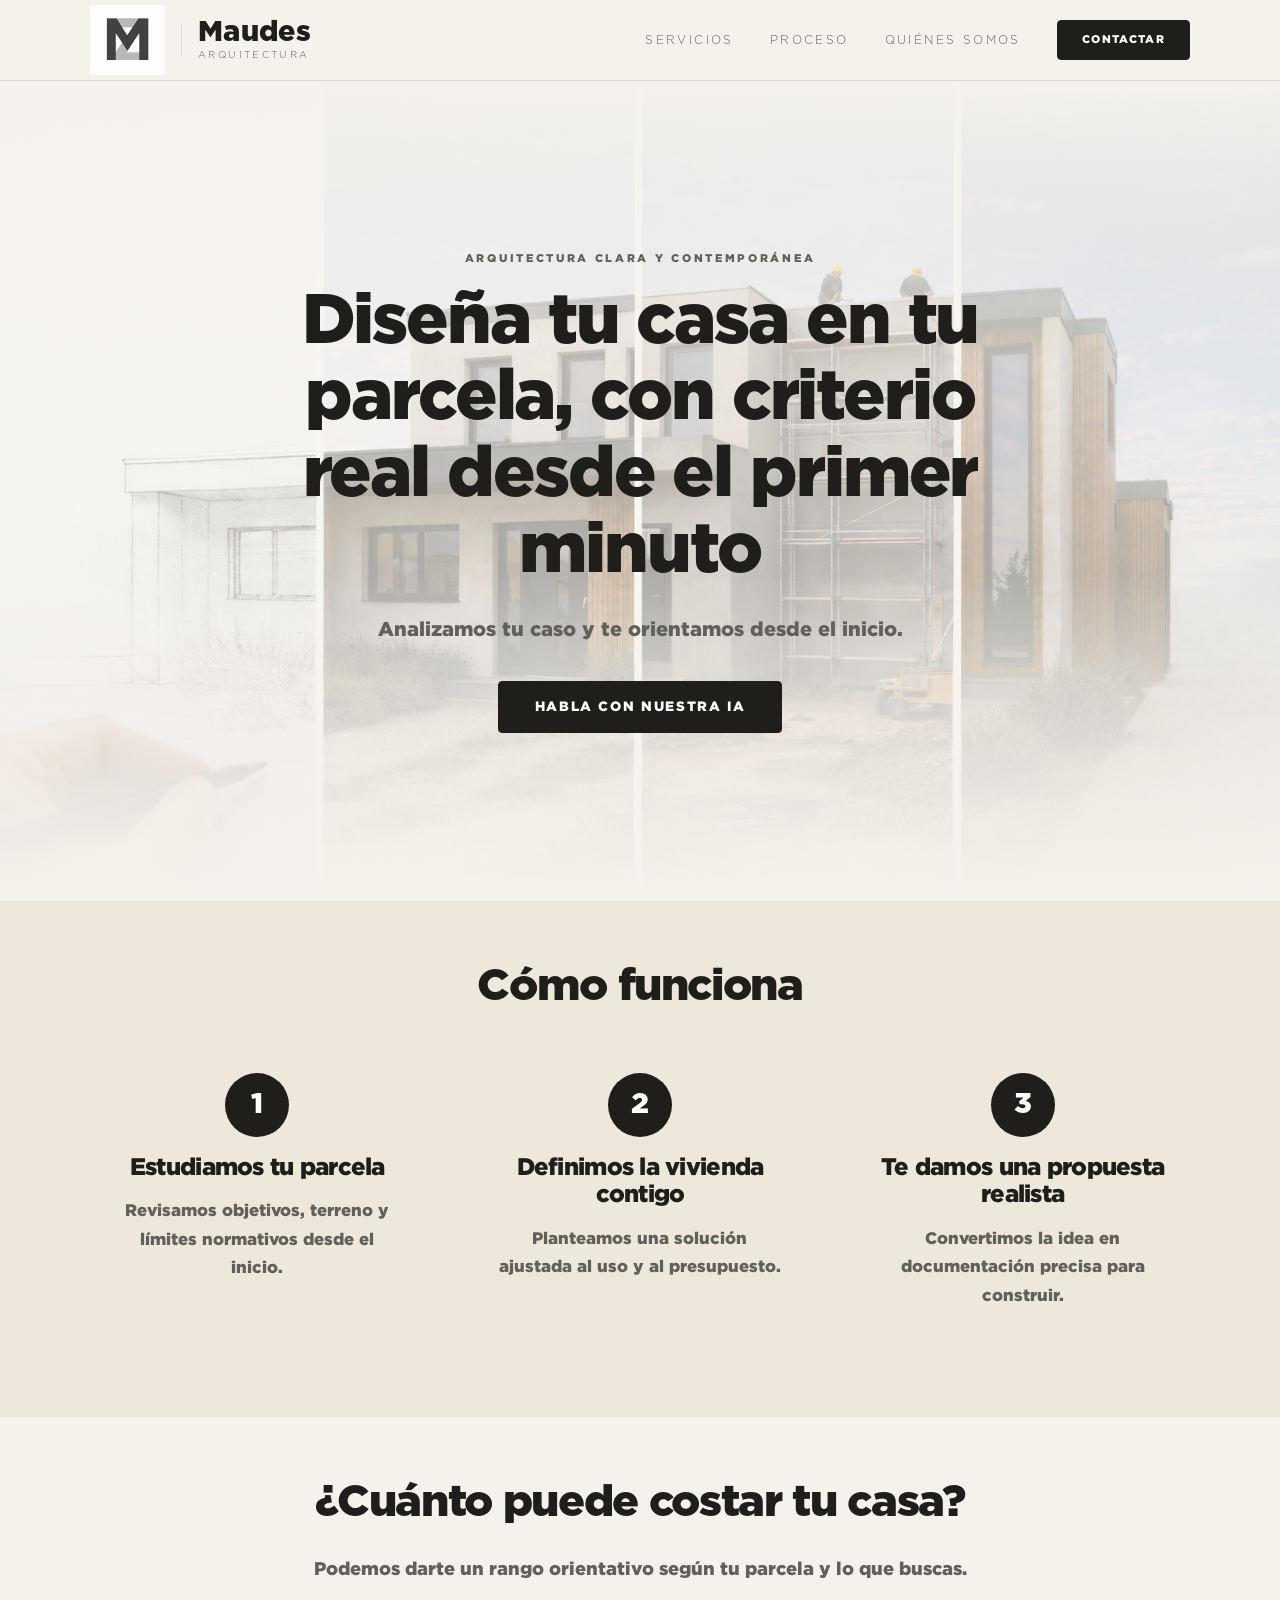
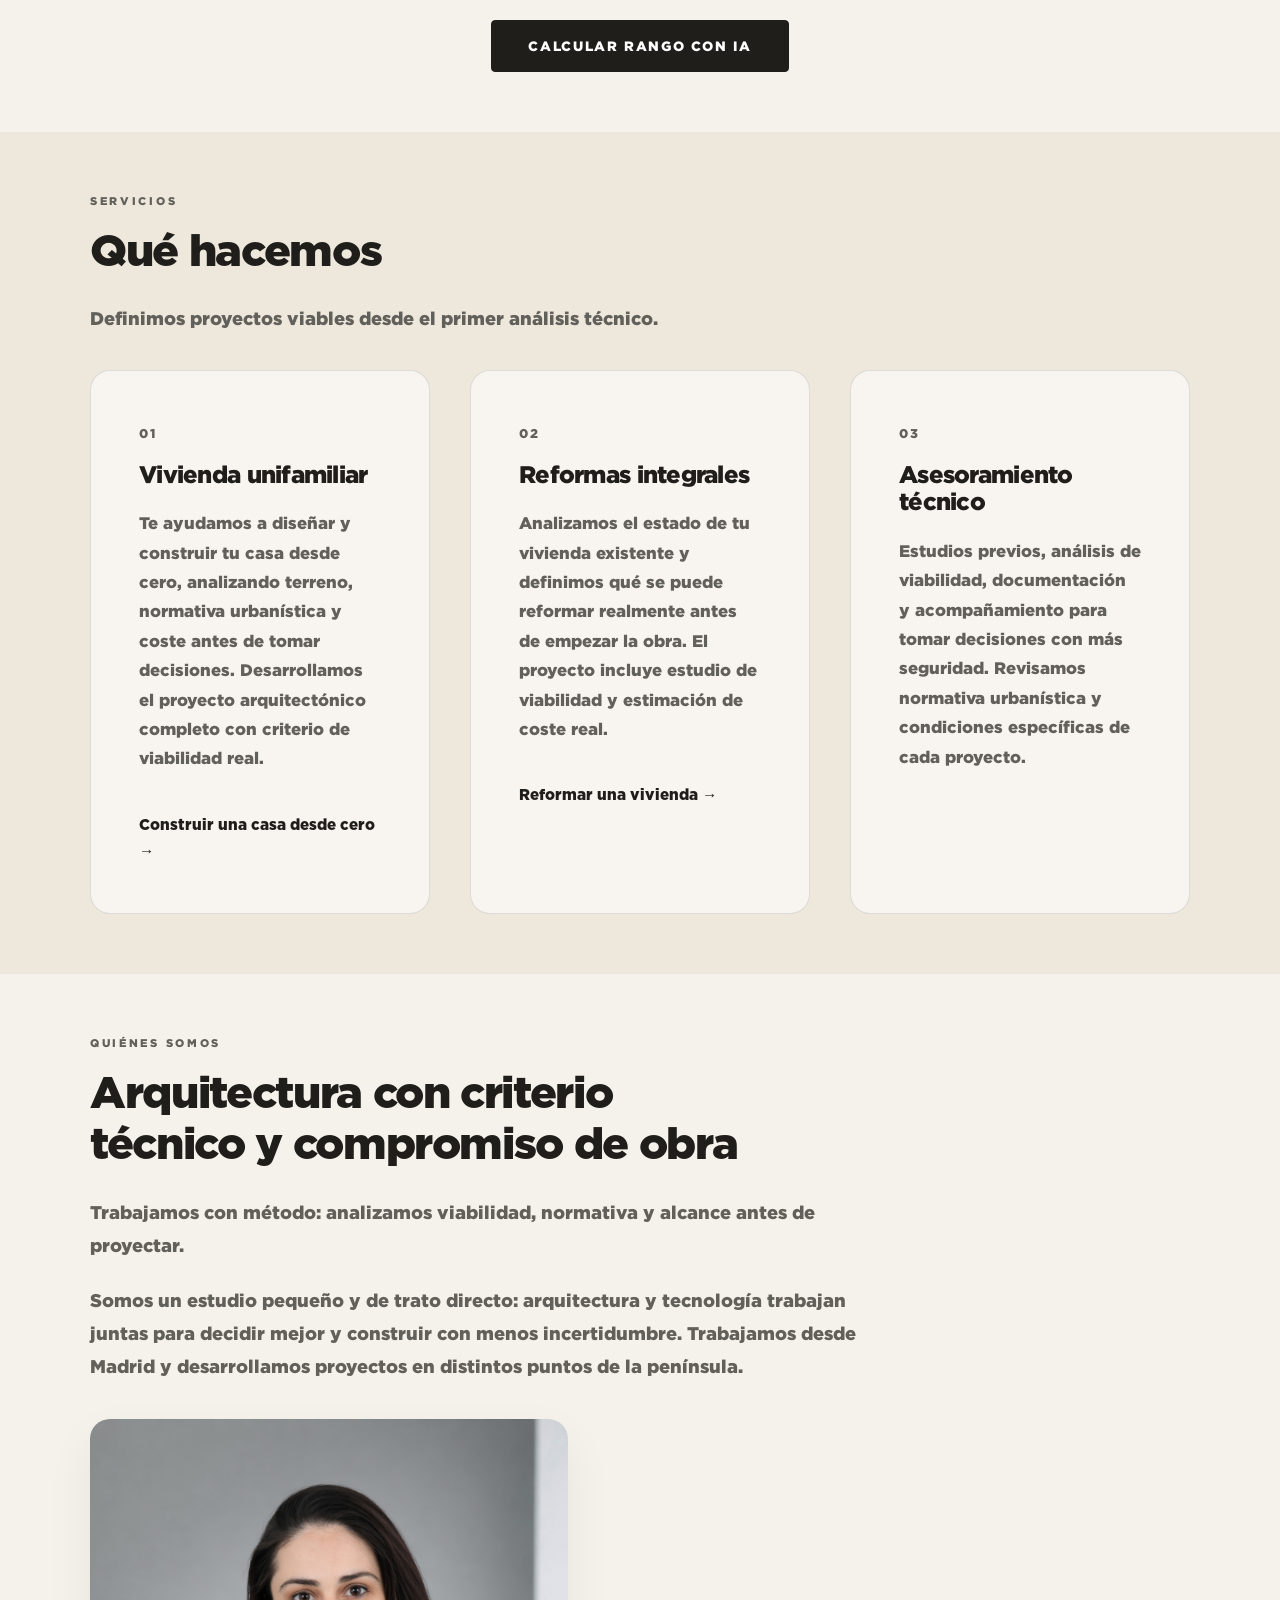
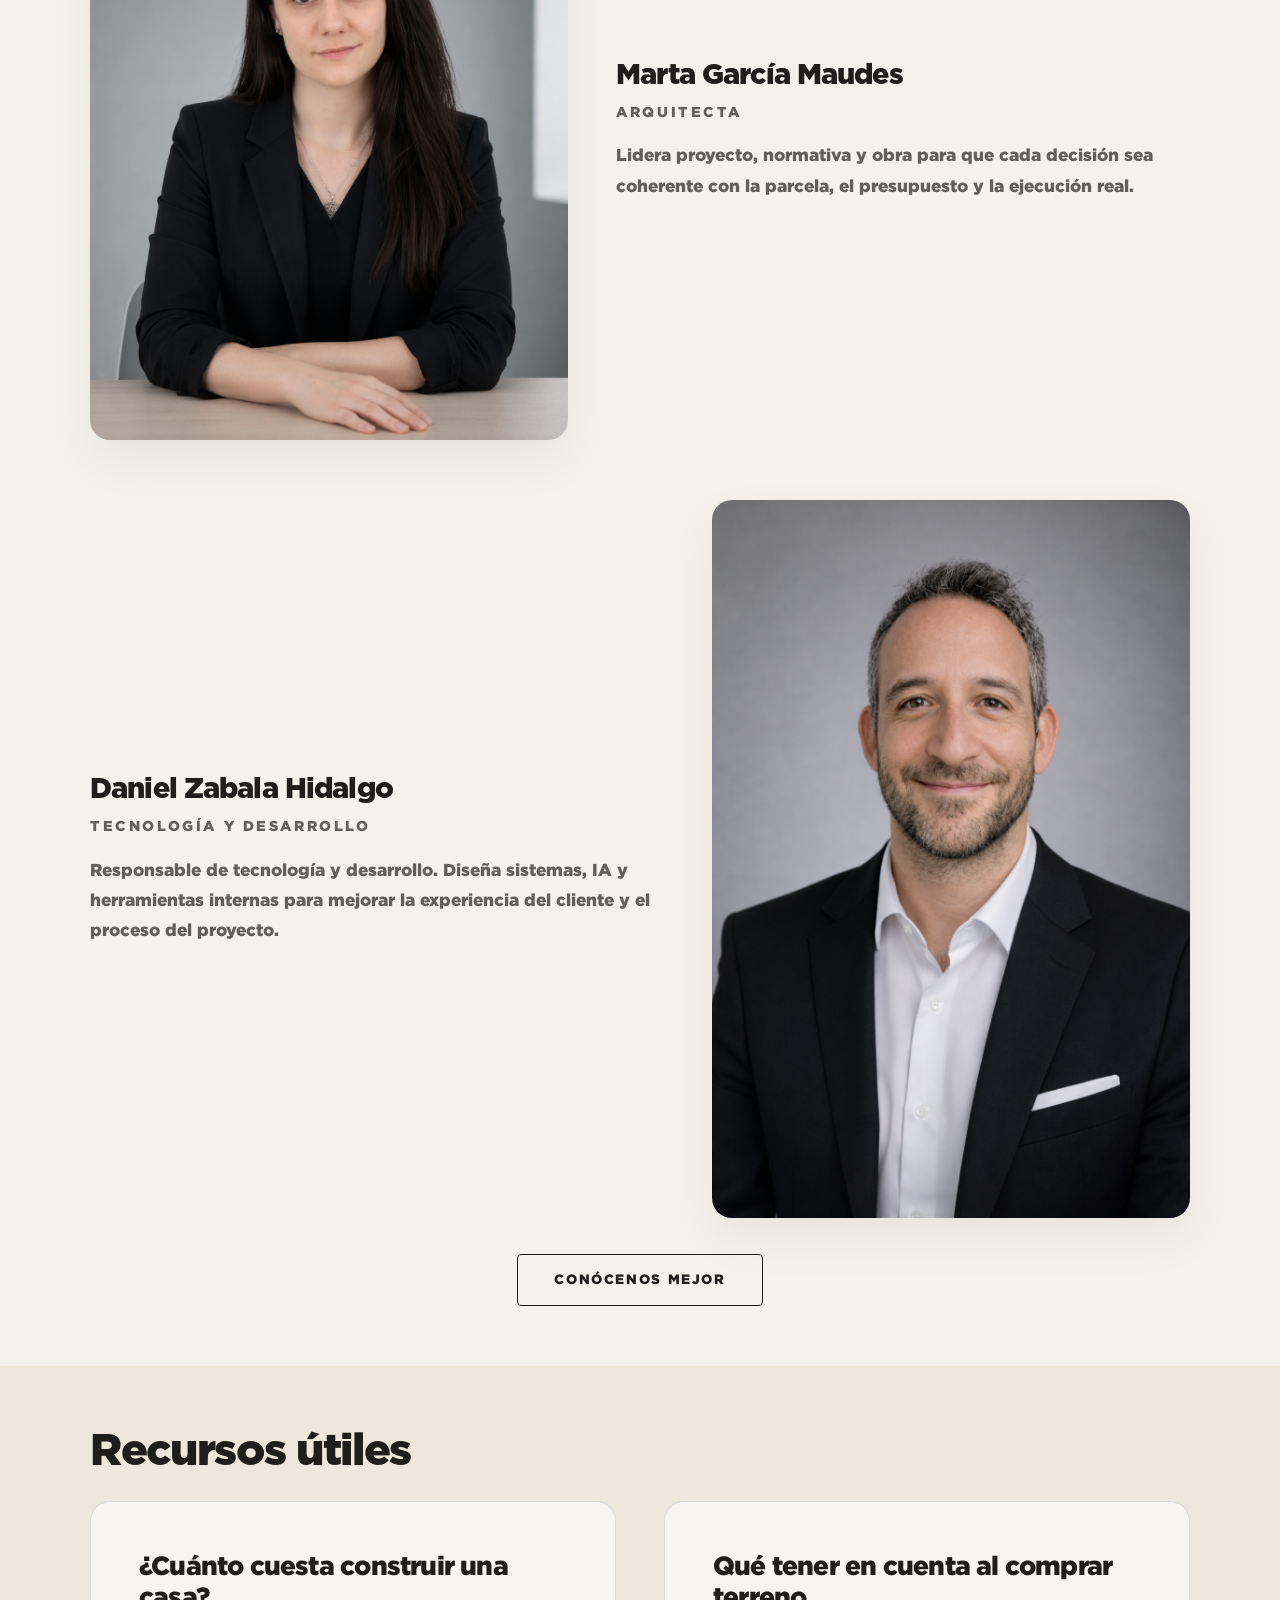
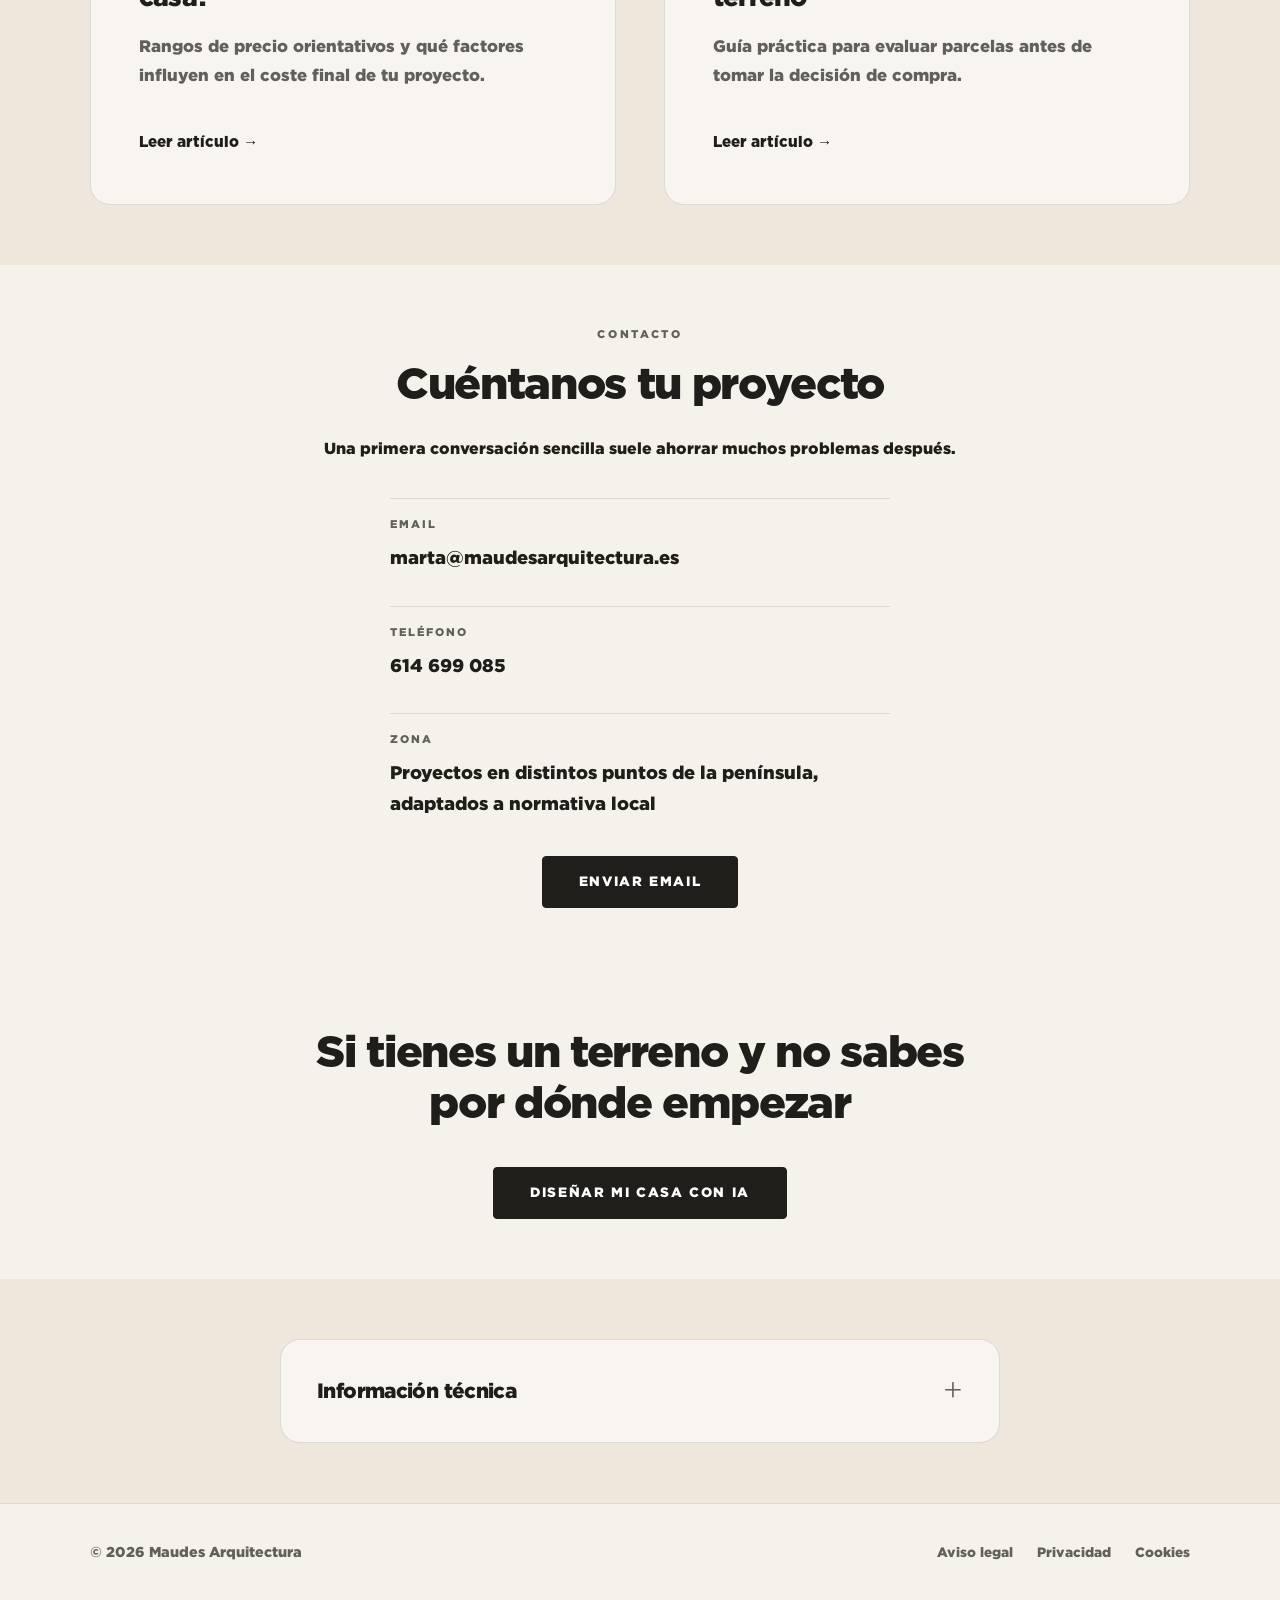
<file: index.html>
<!DOCTYPE html>
<html lang="es">
<head>
  <meta charset="UTF-8" />
  <meta name="viewport" content="width=device-width, initial-scale=1.0" />
  <title>Maudes Arquitectura</title>
  <meta
    name="description"
    content="Maudes Arquitectura. Proyectos de vivienda, reformas y arquitectura residencial con una mirada contemporánea, clara y funcional."
  />
  
  <!-- Favicon -->
  <link rel="icon" type="image/png" href="favicon.png" />
  <link rel="apple-touch-icon" href="favicon.png" />
  
  <!-- Google Ads tag -->
  <script async src="https://www.googletagmanager.com/gtag/js?id=AW-18038177600"></script>
  <script>
    window.dataLayer = window.dataLayer || [];
    function gtag(){dataLayer.push(arguments);}
    gtag('js', new Date());
    gtag('config', 'AW-18038177600');
  </script>
  <link rel="stylesheet" href="styles.css" />
  <script src="chat.js" defer></script>
  
  <!-- Schema.org markup -->
  <script type="application/ld+json">
  {
    "@context": "https://schema.org",
    "@type": "ProfessionalService",
    "name": "Maudes Arquitectura",
    "description": "Estudio de arquitectura especializado en vivienda unifamiliar, reformas integrales y asesoramiento técnico",
    "url": "https://maudesarquitectura.es",
    "telephone": "+34-614-699-085",
    "email": "marta@maudesarquitectura.es",
    "address": {
      "@type": "PostalAddress",
      "addressCountry": "ES",
      "addressRegion": "Madrid"
    },
    "areaServed": {
      "@type": "Country",
      "name": "España"
    },
    "priceRange": "$$",
    "serviceType": [
      "Arquitectura residencial",
      "Proyecto de vivienda unifamiliar",
      "Reforma integral",
      "Asesoramiento técnico arquitectura"
    ]
  }
  </script>
</head>
<body>
  <header class="site-header">
    <div class="container-fluid">
      <a href="#inicio" class="brand" aria-label="Maudes Arquitectura — Inicio">
        <img
          src="assets/logo-maudes-monograma.png"
          alt=""
          class="brand-logo"
          aria-hidden="true"
        />
        <span class="brand-divider" aria-hidden="true"></span>
        <div class="brand-text">
          <span class="brand-name">Maudes</span>
          <span class="brand-tagline">arquitectura</span>
        </div>
      </a>

      <nav class="nav">
        <a href="#servicios">Servicios</a>
        <a href="#proceso">Proceso</a>
        <a href="#estudio">Quiénes somos</a>
        <a href="#contacto" class="btn btn-dark">Contactar</a>
      </nav>
    </div>
  </header>

  <main>
    <!-- ═══════════════════════════════════════════════════════════════════
         BLOQUE 1: HERO - Pantalla completa, limpio
         Contenido: título, subtítulo, CTA principal
         Layout: centrado vertical, max-width contenido
    ═══════════════════════════════════════════════════════════════════ -->
    <section class="hero-full" id="inicio">
      <div class="container-narrow">
        <p class="eyebrow">Arquitectura clara y contemporánea</p>
        <h1>Diseña tu casa en tu parcela, con criterio real desde el primer minuto</h1>
        <p class="lead">
          Analizamos tu caso y te orientamos desde el inicio.
        </p>
        <div class="hero-actions">
          <button type="button" class="btn btn-primary btn-ai-chat">
            Habla con nuestra IA
          </button>
        </div>
      </div>
    </section>

    <!-- ═══════════════════════════════════════════════════════════════════
         BLOQUE 2: PROCESO - 3 pasos en grid limpio
         Contenido: pasos del proceso simplificado
         Layout: grid 3 columnas, espacioso
    ═══════════════════════════════════════════════════════════════════ -->
    <section class="block-process" id="proceso">
      <div class="container">
        <h2 class="section-title">Cómo funciona</h2>
        
        <div class="process-grid">
          <div class="process-step">
            <span class="step-number">1</span>
            <h3>Estudiamos tu parcela</h3>
            <p>Revisamos objetivos, terreno y límites normativos desde el inicio.</p>
          </div>
          
          <div class="process-step">
            <span class="step-number">2</span>
            <h3>Definimos la vivienda contigo</h3>
            <p>Planteamos una solución ajustada al uso y al presupuesto.</p>
          </div>
          
          <div class="process-step">
            <span class="step-number">3</span>
            <h3>Te damos una propuesta realista</h3>
            <p>Convertimos la idea en documentación precisa para construir.</p>
          </div>
        </div>
      </div>
    </section>

    <!-- ═══════════════════════════════════════════════════════════════════
         BLOQUE 5: ESTIMACIÓN - ¿Cuánto puede costar?
         Contenido: bloque CTA hacia estimación
         Layout: centrado, limpio
    ═══════════════════════════════════════════════════════════════════ -->
    <section class="block-estimation">
      <div class="container-narrow">
        <h2 class="section-title">¿Cuánto puede costar tu casa?</h2>
        <p class="text-center">
          Podemos darte un rango orientativo según tu parcela y lo que buscas.
        </p>
        <div class="block-cta">
          <button type="button" class="btn btn-primary btn-ai-chat">
            Calcular rango con IA
          </button>
        </div>
      </div>
    </section>

    <!-- ═══════════════════════════════════════════════════════════════════
         BLOQUE 6: SERVICIOS - Qué hacemos
         Contenido: 3 servicios (vivienda, reformas, asesoramiento)
         Layout: grid 3 columnas
    ═══════════════════════════════════════════════════════════════════ -->
    <section class="block-services" id="servicios">
      <div class="container">
        <p class="eyebrow">Servicios</p>
        <h2 class="section-title">Qué hacemos</h2>
        <p class="text-intro">
          Definimos proyectos viables desde el primer análisis técnico.
        </p>

        <div class="services-grid">
          <article class="service-card">
            <span class="card-number">01</span>
            <h3>Vivienda unifamiliar</h3>
            <p>
              Te ayudamos a diseñar y construir tu casa desde cero,
              analizando terreno, normativa urbanística y coste antes de tomar decisiones.
              Desarrollamos el proyecto arquitectónico completo con criterio de viabilidad real.
            </p>
            <a href="/arquitecto-vivienda-unifamiliar" class="card-link">
              Construir una casa desde cero →
            </a>
          </article>

          <article class="service-card">
            <span class="card-number">02</span>
            <h3>Reformas integrales</h3>
            <p>
              Analizamos el estado de tu vivienda existente y definimos
              qué se puede reformar realmente antes de empezar la obra.
              El proyecto incluye estudio de viabilidad y estimación de coste real.
            </p>
            <a href="/rehabilitacion-vivienda" class="card-link">
              Reformar una vivienda →
            </a>
          </article>

          <article class="service-card">
            <span class="card-number">03</span>
            <h3>Asesoramiento técnico</h3>
            <p>
              Estudios previos, análisis de viabilidad, documentación y
              acompañamiento para tomar decisiones con más seguridad.
              Revisamos normativa urbanística y condiciones específicas de cada proyecto.
            </p>
          </article>
        </div>
      </div>
    </section>

    <!-- ═══════════════════════════════════════════════════════════════════
         BLOQUE 8: NOSOTROS - Quiénes somos
         Contenido: intro, fotos, perfiles
         Layout: alternado, espacioso
    ═══════════════════════════════════════════════════════════════════ -->
    <section class="block-about" id="estudio">
      <div class="container">
        <p class="eyebrow">Quiénes somos</p>
        <div class="about-intro">
          <h2 class="section-title">Arquitectura con criterio técnico y compromiso de obra</h2>
          <div class="intro-text">
            <p>
              Trabajamos con método: analizamos viabilidad, normativa y alcance antes de proyectar.
            </p>
            <p>
              Somos un estudio pequeño y de trato directo: arquitectura y tecnología trabajan
              juntas para decidir mejor y construir con menos incertidumbre.
              Trabajamos desde Madrid y desarrollamos proyectos en distintos puntos de la península.
            </p>
          </div>
        </div>

        <div class="team-section">
          <div class="team-member">
            <div class="member-photo">
              <img src="assets/Foto estudio Marta.png" alt="Marta García Maudes" />
            </div>
            <div class="member-info">
              <h3>Marta García Maudes</h3>
              <p class="member-role">Arquitecta</p>
              <p>
                Lidera proyecto, normativa y obra para que cada decisión sea
                coherente con la parcela, el presupuesto y la ejecución real.
              </p>
            </div>
          </div>

          <div class="team-member reverse">
            <div class="member-photo">
              <img src="assets/Foto estudio DANI.png" alt="Daniel Zabala Hidalgo" />
            </div>
            <div class="member-info">
              <h3>Daniel Zabala Hidalgo</h3>
              <p class="member-role">Tecnología y desarrollo</p>
              <p>
                Responsable de tecnología y desarrollo. Diseña sistemas, IA y herramientas
                internas para mejorar la experiencia del cliente y el proceso del proyecto.
              </p>
            </div>
          </div>
        </div>

        <div class="about-cta">
          <a href="/quienes-somos" class="btn btn-light">Conócenos mejor</a>
        </div>
      </div>
    </section>

    <!-- ═══════════════════════════════════════════════════════════════════
         BLOQUE 9: RECURSOS - Artículos útiles
         Contenido: links a artículos (coste, terreno)
         Layout: 2 columnas o apilado
    ═══════════════════════════════════════════════════════════════════ -->
    <section class="block-resources">
      <div class="container">
        <h2 class="section-title">Recursos útiles</h2>
        
        <div class="resources-grid">
          <article class="resource-card">
            <h3>¿Cuánto cuesta construir una casa?</h3>
            <p>
              Rangos de precio orientativos y qué factores influyen en el coste final de tu proyecto.
            </p>
            <a href="/cuanto-cuesta-construir-una-casa" class="card-link">
              Leer artículo →
            </a>
          </article>

          <article class="resource-card">
            <h3>Qué tener en cuenta al comprar terreno</h3>
            <p>
              Guía práctica para evaluar parcelas antes de tomar la decisión de compra.
            </p>
            <a href="/comprar-terreno-construir-casa" class="card-link">
              Leer artículo →
            </a>
          </article>
        </div>
      </div>
    </section>

    <!-- ═══════════════════════════════════════════════════════════════════
         BLOQUE 10: CONTACTO
         Contenido: email, teléfono, zona
         Layout: limpio, centrado
    ═══════════════════════════════════════════════════════════════════ -->
    <section class="block-contact" id="contacto">
      <div class="container-narrow">
        <p class="eyebrow">Contacto</p>
        <h2 class="section-title">Cuéntanos tu proyecto</h2>
        <p class="text-center">
          Una primera conversación sencilla suele ahorrar muchos problemas después.
        </p>

        <div class="contact-info">
          <div class="contact-item">
            <span class="contact-label">Email</span>
            <a href="mailto:marta@maudesarquitectura.es" class="contact-value">
              marta@maudesarquitectura.es
            </a>
          </div>
          <div class="contact-item">
            <span class="contact-label">Teléfono</span>
            <a href="tel:+34614699085" class="contact-value">
              614 699 085
            </a>
          </div>
          <div class="contact-item">
            <span class="contact-label">Zona</span>
            <span class="contact-value">
              Proyectos en distintos puntos de la península, adaptados a normativa local
            </span>
          </div>
        </div>

        <div class="contact-cta">
          <a class="btn btn-dark" href="mailto:marta@maudesarquitectura.es?subject=Consulta%20desde%20la%20web%20de%20Maudes%20Arquitectura">
            Enviar email
          </a>
        </div>
      </div>
    </section>

    <!-- ═══════════════════════════════════════════════════════════════════
         BLOQUE 11: CTA FINAL
         Contenido: mensaje final + botón chat
         Layout: centrado, muy limpio
    ═══════════════════════════════════════════════════════════════════ -->
    <section class="block-final-cta">
      <div class="container-narrow">
        <h2 class="section-title">Si tienes un terreno y no sabes por dónde empezar</h2>
        <div class="block-cta">
          <button type="button" class="btn btn-primary btn-ai-chat">
            Diseñar mi casa con IA
          </button>
        </div>
      </div>
    </section>

    <!-- ═══════════════════════════════════════════════════════════════════
         BLOQUE 12: INFORMACIÓN TÉCNICA Y FAQ (COLAPSADO)
         Contenido: info técnica y preguntas frecuentes
         Layout: acordeón discreto para SEO
    ═══════════════════════════════════════════════════════════════════ -->
    <section class="block-info-seo">
      <div class="container-narrow">
        <details class="info-accordion">
          <summary class="info-summary">
            <h2>Información técnica</h2>
            <span class="accordion-icon" aria-hidden="true">+</span>
          </summary>
          
          <div class="info-content">
            <div class="info-section">
              <h3>Qué hace un arquitecto en vivienda unifamiliar</h3>
              <p>
                El arquitecto coordina el proyecto arquitectónico desde el análisis inicial del terreno 
                hasta la ejecución de obra. Estudia la normativa urbanística aplicable, define la 
                viabilidad constructiva y desarrolla toda la documentación técnica necesaria para construir.
              </p>
            </div>

            <div class="info-section">
              <h3>Por qué analizar normativa antes de diseñar</h3>
              <p>
                Cada parcela tiene condiciones urbanísticas específicas que limitan superficie, altura, 
                retranqueos y ocupación. Diseñar sin conocer estos límites supone desperdiciar tiempo 
                en propuestas inviables. El análisis previo permite proyectar con garantías desde el inicio.
              </p>
            </div>

            <div class="info-section">
              <h3>Relación entre terreno, proyecto y coste</h3>
              <p>
                El coste de construir una vivienda depende de tres factores: características del terreno 
                (ubicación, accesos, servicios), complejidad del proyecto arquitectónico y calidades constructivas. 
                Un buen análisis previo permite estimar rangos realistas antes de tomar decisiones definitivas.
              </p>
            </div>

            <div class="faq-section">
              <h3>Preguntas frecuentes</h3>
              
              <details class="faq-item">
                <summary>¿Cuánto cuesta construir una casa?</summary>
                <p>
                  Depende de ubicación, tamaño y calidades. En términos generales, oscila entre 
                  1.200-2.000 €/m² construido. Un estudio inicial permite ajustar el rango a tu caso concreto.
                </p>
              </details>

              <details class="faq-item">
                <summary>¿Cuánto tarda un proyecto?</summary>
                <p>
                  El proyecto básico suele tardar 2-3 meses. El proyecto de ejecución otros 2-3 meses. 
                  Las licencias pueden tardar entre 3-6 meses según el ayuntamiento.
                </p>
              </details>

              <details class="faq-item">
                <summary>¿Qué necesito antes de construir?</summary>
                <p>
                  Parcela escriturada, referencia catastral, cédula urbanística y presupuesto orientativo. 
                  Con eso podemos hacer un estudio de viabilidad inicial.
                </p>
              </details>

              <details class="faq-item">
                <summary>¿Cómo saber si un terreno es edificable?</summary>
                <p>
                  Consultando el planeamiento urbanístico del municipio. Revisamos clasificación de suelo, 
                  calificación y ordenanzas aplicables para confirmar si permite uso residencial.
                </p>
              </details>
            </div>
          </div>
        </details>
      </div>
    </section>
  </main>

  <footer class="site-footer">
    <div class="container">
      <div class="footer-content">
        <div class="footer-copy">© 2026 Maudes Arquitectura</div>
        <div class="footer-links">
          <a href="aviso-legal.html">Aviso legal</a>
          <a href="privacidad.html">Privacidad</a>
          <a href="cookies.html">Cookies</a>
        </div>
      </div>
    </div>
  </footer>

</body>
</html>
</file>
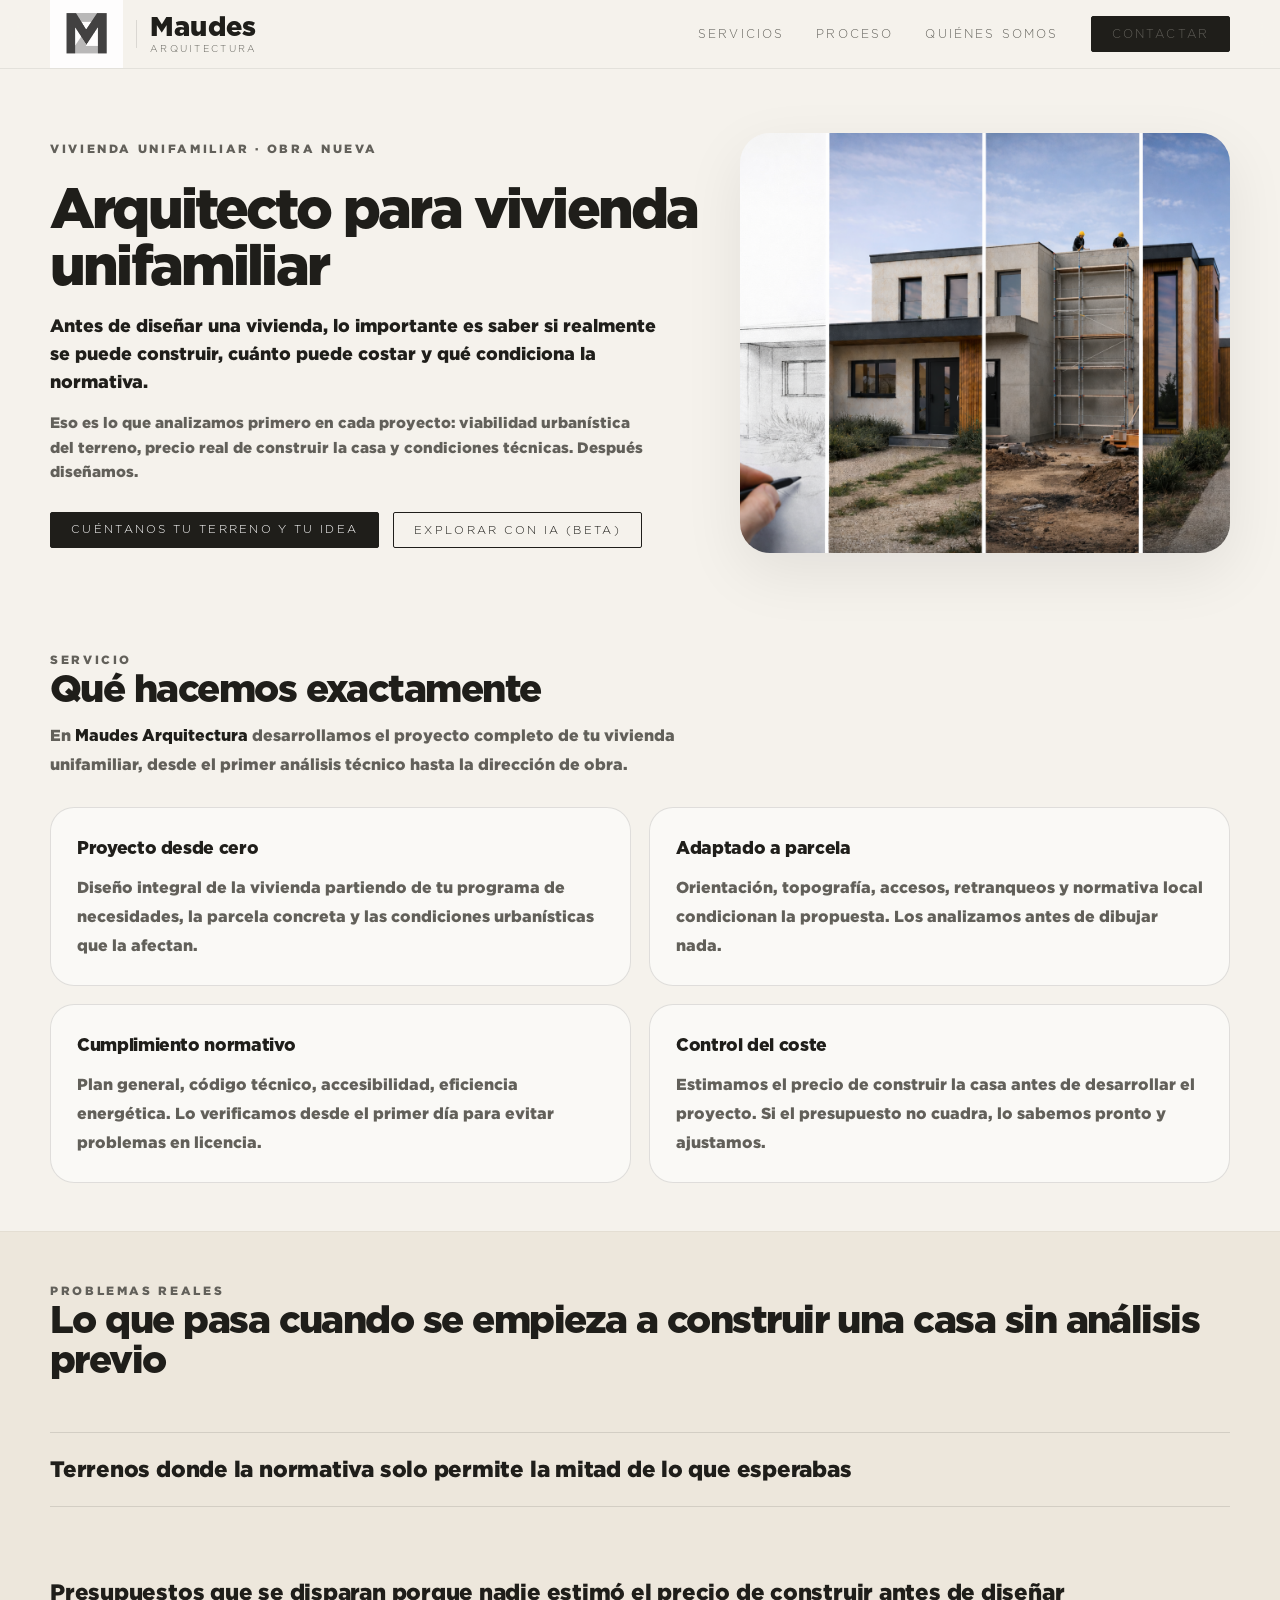
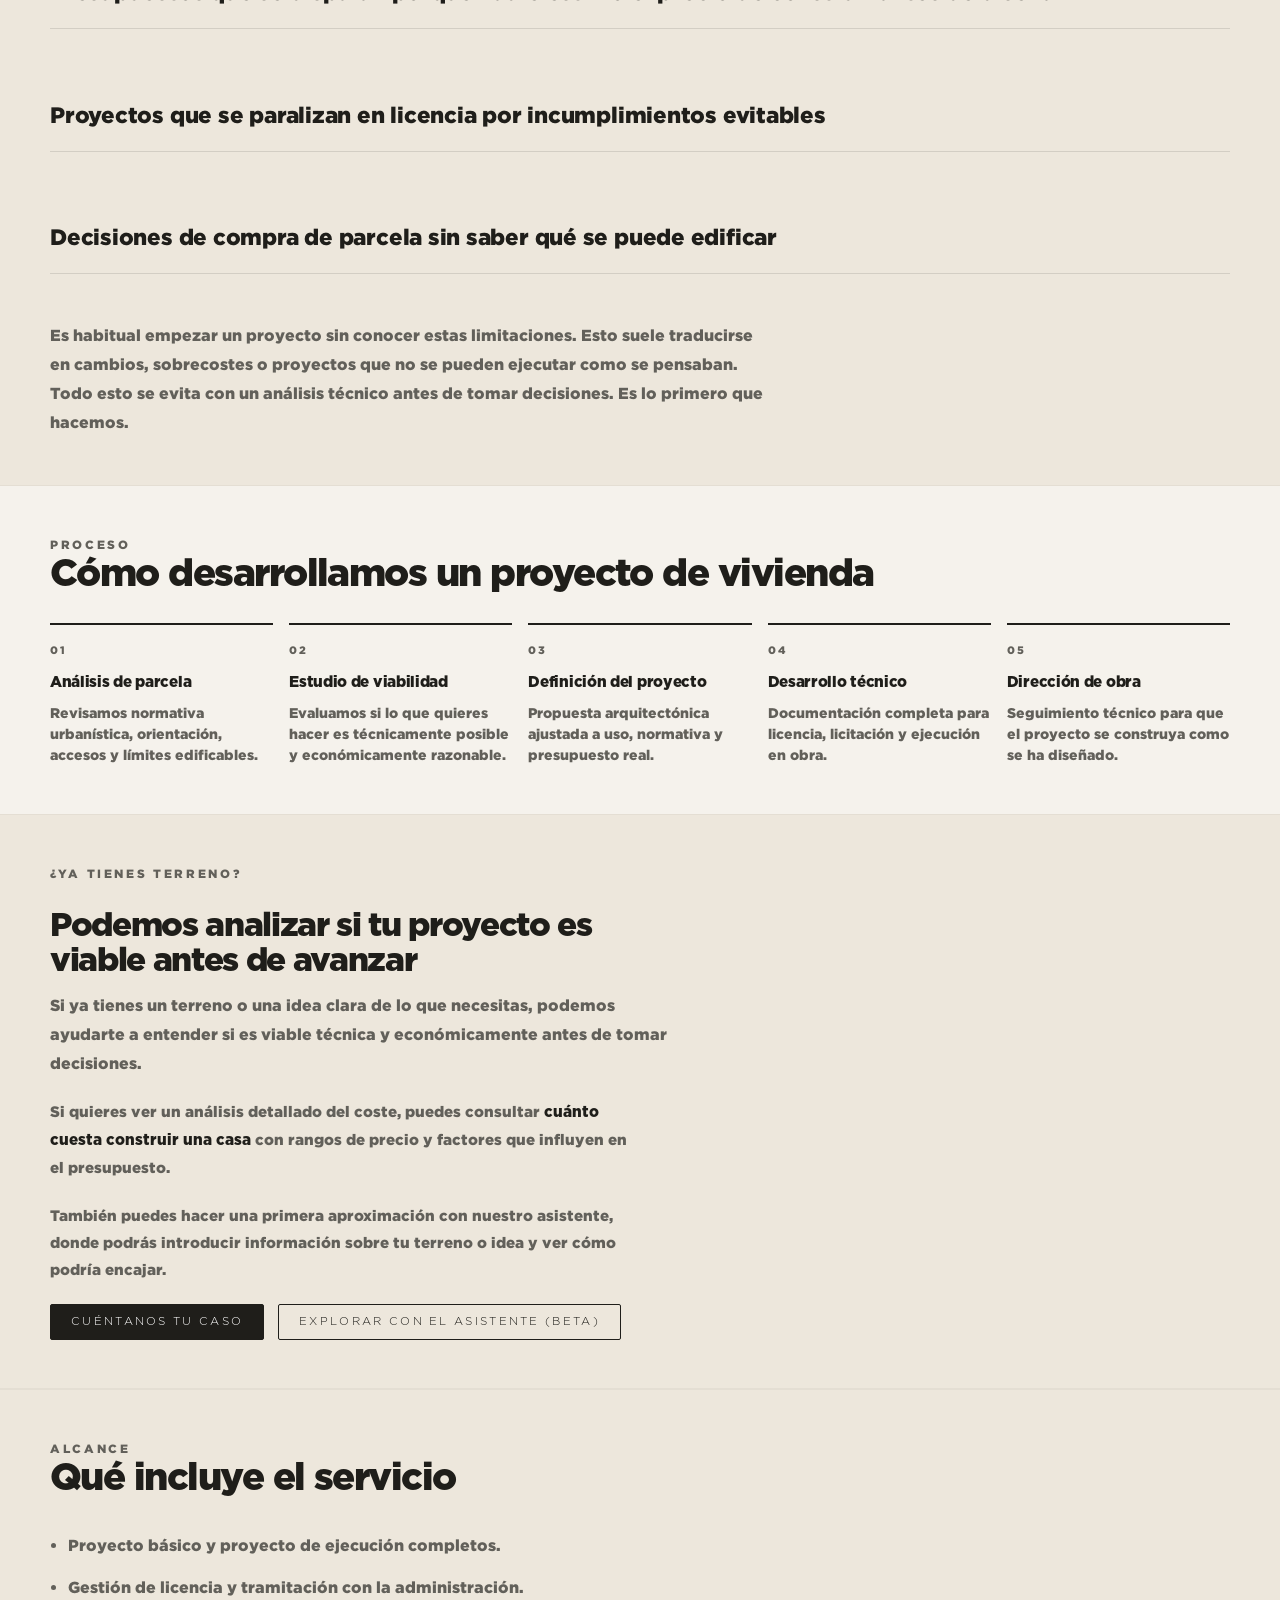
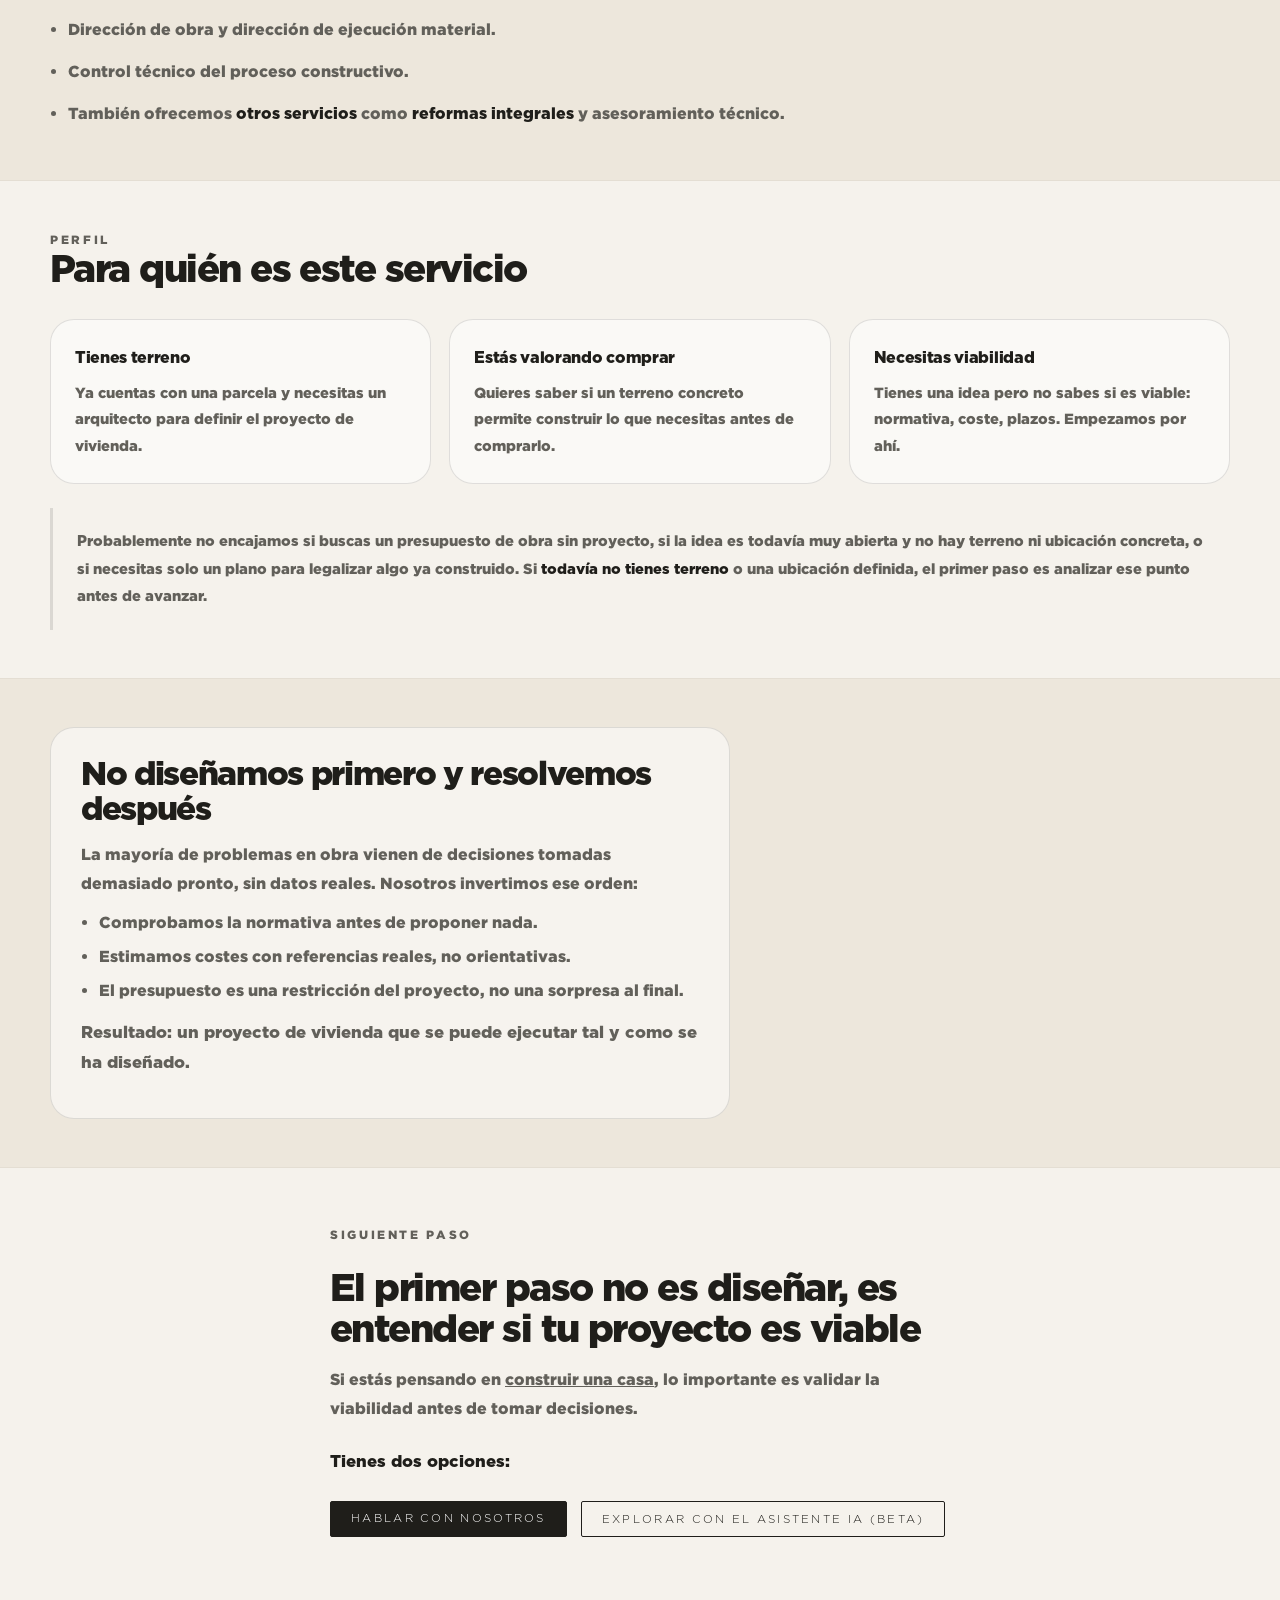
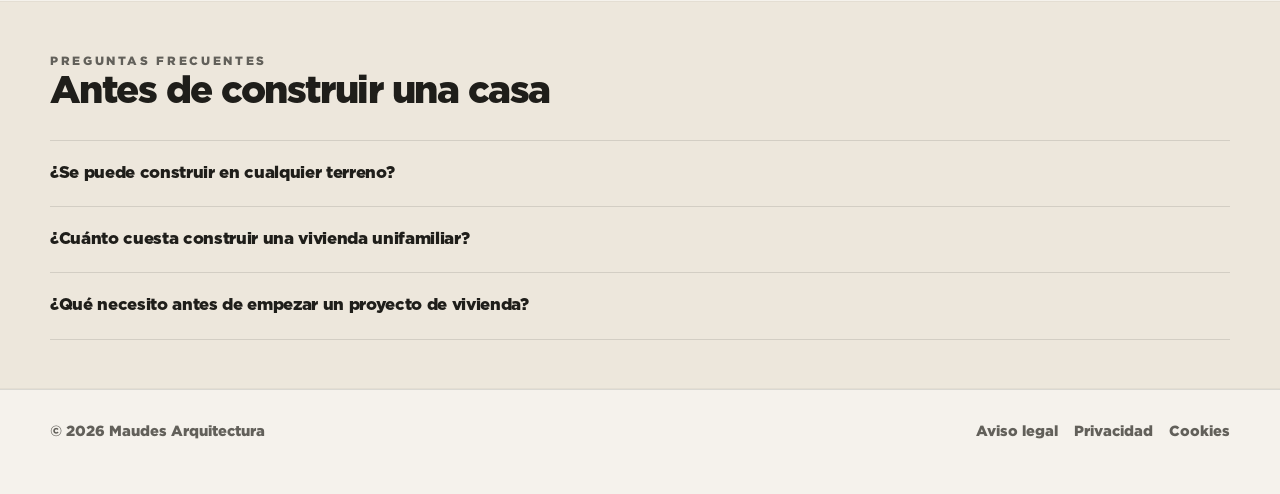
<file: arquitecto-vivienda-unifamiliar.html>
<!DOCTYPE html>
<html lang="es">
<head>
  <meta charset="UTF-8" />
  <meta name="viewport" content="width=device-width, initial-scale=1.0" />
  <title>Arquitecto vivienda unifamiliar | ¿Se puede construir y cuánto cuesta?</title>
  <meta
    name="description"
    content="Antes de diseñar tu casa, analizamos terreno, normativa y coste real. Evita errores antes de empezar tu proyecto de vivienda unifamiliar."
  />
  
  <!-- Favicon -->
  <link rel="icon" type="image/png" href="favicon.png" />
  <link rel="apple-touch-icon" href="favicon.png" />
  
  <!-- Google Ads tag -->
  <script async src="https://www.googletagmanager.com/gtag/js?id=AW-18038177600"></script>
  <script>
    window.dataLayer = window.dataLayer || [];
    function gtag(){dataLayer.push(arguments);}
    gtag('js', new Date());
    gtag('config', 'AW-18038177600');
  </script>
  <link rel="stylesheet" href="styles-pages.css" />
  <link rel="stylesheet" href="pages-custom.css" />
  <script src="chat.js" defer></script>
</head>
<body>

  <!-- HEADER ─────────────────────────────────────────────────────────── -->
  <header class="site-header">
    <div class="container header-inner">
      <a href="index.html#inicio" class="brand" aria-label="Maudes Arquitectura — Inicio">
        <img
          src="assets/logo-maudes-monograma.png"
          alt=""
          class="brand-logo"
          aria-hidden="true"
        />
        <span class="brand-divider" aria-hidden="true"></span>
        <div class="brand-text">
          <span class="brand-name">Maudes</span>
          <span class="brand-tagline">arquitectura</span>
        </div>
      </a>

      <nav class="nav">
        <a href="index.html#servicios">Servicios</a>
        <a href="index.html#proceso">Proceso</a>
        <a href="/quienes-somos">Quiénes somos</a>
        <a href="index.html#contacto" class="btn btn-dark">Contactar</a>
      </nav>
    </div>
  </header>

  <main>

    <!-- 1 · HERO ──────────────────────────────────────────────────────── -->
    <section class="seo-hero">
      <div class="container seo-hero-inner">
        <div class="seo-hero-copy">
          <p class="eyebrow">Vivienda unifamiliar · Obra nueva</p>
          <h1>Arquitecto para vivienda unifamiliar</h1>
          <p class="seo-hero-sub">
            Antes de diseñar una vivienda, lo importante es saber si realmente se puede construir,
            cuánto puede costar y qué condiciona la normativa.
          </p>
          <p class="seo-hero-text">
            Eso es lo que analizamos primero en cada proyecto: viabilidad urbanística del terreno,
            precio real de construir la casa y condiciones técnicas. Después diseñamos.
          </p>
          <div class="seo-hero-actions">
            <a href="index.html#contacto" class="btn btn-dark">Cuéntanos tu terreno y tu idea</a>
            <button type="button" id="seo-ai-btn" class="btn btn-light">Explorar con IA (beta)</button>
          </div>
        </div>

        <div class="seo-hero-visual" role="img" aria-label="Proyecto de vivienda unifamiliar"></div>
      </div>
    </section>

    <!-- 2 · QUÉ HACEMOS ──────────────────────────────────────────────── -->
    <section class="seo-section">
      <div class="container">
        <div class="seo-head">
          <p class="eyebrow">Servicio</p>
          <h2>Qué hacemos exactamente</h2>
          <p>
            En <a href="/" style="color: var(--text); font-weight: 900; text-decoration: none;">Maudes Arquitectura</a> desarrollamos el proyecto completo de tu vivienda unifamiliar, desde el
            primer análisis técnico hasta la dirección de obra.
          </p>
        </div>

        <div class="seo-cards">
          <article class="seo-card">
            <h3>Proyecto desde cero</h3>
            <p>
              Diseño integral de la vivienda partiendo de tu programa de necesidades,
              la parcela concreta y las condiciones urbanísticas que la afectan.
            </p>
          </article>

          <article class="seo-card">
            <h3>Adaptado a parcela</h3>
            <p>
              Orientación, topografía, accesos, retranqueos y normativa local
              condicionan la propuesta. Los analizamos antes de dibujar nada.
            </p>
          </article>

          <article class="seo-card">
            <h3>Cumplimiento normativo</h3>
            <p>
              Plan general, código técnico, accesibilidad, eficiencia energética.
              Lo verificamos desde el primer día para evitar problemas en licencia.
            </p>
          </article>

          <article class="seo-card">
            <h3>Control del coste</h3>
            <p>
              Estimamos el precio de construir la casa antes de desarrollar el proyecto.
              Si el presupuesto no cuadra, lo sabemos pronto y ajustamos.
            </p>
          </article>
        </div>
      </div>
    </section>

    <!-- 3 · PROBLEMA DEL CLIENTE ─────────────────────────────────────── -->
    <section class="seo-section seo-section-alt">
      <div class="container">
        <div class="seo-head">
          <p class="eyebrow">Problemas reales</p>
          <h2>Lo que pasa cuando se empieza a construir una casa sin análisis previo</h2>
        </div>

        <div class="seo-dudas">
          <p class="seo-duda">Terrenos donde la normativa solo permite la mitad de lo que esperabas</p>
          <p class="seo-duda">Presupuestos que se disparan porque nadie estimó el precio de construir antes de diseñar</p>
          <p class="seo-duda">Proyectos que se paralizan en licencia por incumplimientos evitables</p>
          <p class="seo-duda">Decisiones de compra de parcela sin saber qué se puede edificar</p>
        </div>

        <p class="seo-respuesta">
          Es habitual empezar un proyecto sin conocer estas limitaciones.
          Esto suele traducirse en cambios, sobrecostes o proyectos que no se pueden ejecutar como se pensaban.
          Todo esto se evita con un análisis técnico antes de tomar decisiones. Es lo primero que hacemos.
        </p>
      </div>
    </section>

    <!-- 4 · CÓMO TRABAJAMOS ──────────────────────────────────────────── -->
    <section class="seo-section">
      <div class="container">
        <div class="seo-head">
          <p class="eyebrow">Proceso</p>
          <h2>Cómo desarrollamos un proyecto de vivienda</h2>
        </div>

        <div class="seo-steps">
          <div class="seo-step">
            <span class="seo-step-num">01</span>
            <h3>Análisis de parcela</h3>
            <p>Revisamos normativa urbanística, orientación, accesos y límites edificables.</p>
          </div>
          <div class="seo-step">
            <span class="seo-step-num">02</span>
            <h3>Estudio de viabilidad</h3>
            <p>Evaluamos si lo que quieres hacer es técnicamente posible y económicamente razonable.</p>
          </div>
          <div class="seo-step">
            <span class="seo-step-num">03</span>
            <h3>Definición del proyecto</h3>
            <p>Propuesta arquitectónica ajustada a uso, normativa y presupuesto real.</p>
          </div>
          <div class="seo-step">
            <span class="seo-step-num">04</span>
            <h3>Desarrollo técnico</h3>
            <p>Documentación completa para licencia, licitación y ejecución en obra.</p>
          </div>
          <div class="seo-step">
            <span class="seo-step-num">05</span>
            <h3>Dirección de obra</h3>
            <p>Seguimiento técnico para que el proyecto se construya como se ha diseñado.</p>
          </div>
        </div>
      </div>
    </section>

    <!-- 4.5 · CTA INTERMEDIO ─────────────────────────────────────────── -->
    <section class="seo-section seo-section-alt">
      <div class="container">
        <div class="seo-cta-block" style="max-width: 620px;">
          <p class="eyebrow">¿Ya tienes terreno?</p>
          <h2 style="font-size: clamp(1.6rem, 2.6vw, 2.2rem); margin: 0 0 12px;">Podemos analizar si tu proyecto es viable antes de avanzar</h2>
          <p style="margin: 0 0 20px; color: var(--muted);">
            Si ya tienes un terreno o una idea clara de lo que necesitas, podemos ayudarte
            a entender si es viable técnica y económicamente antes de tomar decisiones.
          </p>
          <p style="margin: 0 0 20px; color: var(--muted); font-size: 0.95rem;">
            Si quieres ver un análisis detallado del coste, puedes consultar <a href="/cuanto-cuesta-construir-una-casa" style="color: var(--text); font-weight: 900; text-decoration: none;">cuánto cuesta construir una casa</a> con rangos de precio y factores que influyen en el presupuesto.
          </p>
          <p style="margin: 0 0 20px; color: var(--muted); font-size: 0.95rem;">
            También puedes hacer una primera aproximación con nuestro asistente, donde podrás
            introducir información sobre tu terreno o idea y ver cómo podría encajar.
          </p>
          <div style="display: flex; gap: 14px; flex-wrap: wrap;">
            <a href="index.html#contacto" class="btn btn-dark">Cuéntanos tu caso</a>
            <button type="button" id="seo-ai-mid" class="btn btn-light">Explorar con el asistente (beta)</button>
          </div>
        </div>
      </div>
    </section>

    <!-- 5 · QUÉ INCLUYE ──────────────────────────────────────────────── -->
    <section class="seo-section seo-section-alt">
      <div class="container">
        <div class="seo-head">
          <p class="eyebrow">Alcance</p>
          <h2>Qué incluye el servicio</h2>
        </div>

        <ul class="seo-list">
          <li>Proyecto básico y proyecto de ejecución completos.</li>
          <li>Gestión de licencia y tramitación con la administración.</li>
          <li>Dirección de obra y dirección de ejecución material.</li>
          <li>Control técnico del proceso constructivo.</li>
          <li>También ofrecemos <a href="index.html#servicios" style="color: var(--text); font-weight: 900; text-decoration: none;">otros servicios</a> como <a href="/rehabilitacion-vivienda" style="color: var(--text); font-weight: 900; text-decoration: none;">reformas integrales</a> y asesoramiento técnico.</li>
        </ul>
      </div>
    </section>

    <!-- 6 · PARA QUIÉN ES ────────────────────────────────────────────── -->
    <section class="seo-section">
      <div class="container">
        <div class="seo-head">
          <p class="eyebrow">Perfil</p>
          <h2>Para quién es este servicio</h2>
        </div>

        <div class="seo-audience">
          <article class="seo-audience-item">
            <h3>Tienes terreno</h3>
            <p>Ya cuentas con una parcela y necesitas un arquitecto para definir el proyecto de vivienda.</p>
          </article>

          <article class="seo-audience-item">
            <h3>Estás valorando comprar</h3>
            <p>Quieres saber si un terreno concreto permite construir lo que necesitas antes de comprarlo.</p>
          </article>

          <article class="seo-audience-item">
            <h3>Necesitas viabilidad</h3>
            <p>Tienes una idea pero no sabes si es viable: normativa, coste, plazos. Empezamos por ahí.</p>
          </article>
        </div>

        <div class="seo-no-fit">
          <p>
            <strong>Probablemente no encajamos</strong> si buscas un presupuesto de obra sin proyecto,
            si la idea es todavía muy abierta y no hay terreno ni ubicación concreta,
            o si necesitas solo un plano para legalizar algo ya construido.
            Si <a href="/comprar-terreno-construir-casa" style="color: var(--text); font-weight: 900; text-decoration: none;">todavía no tienes terreno</a> o una ubicación definida, el primer paso es analizar ese punto antes de avanzar.
          </p>
        </div>
      </div>
    </section>

    <!-- 7 · DIFERENCIACIÓN ───────────────────────────────────────────── -->
    <section class="seo-section seo-section-alt">
      <div class="container">
        <div class="seo-diff">
          <h2>No diseñamos primero y resolvemos después</h2>
          <p>
            La mayoría de problemas en obra vienen de decisiones tomadas demasiado pronto,
            sin datos reales. Nosotros invertimos ese orden:
          </p>
          <ul>
            <li>Comprobamos la normativa antes de proponer nada.</li>
            <li>Estimamos costes con referencias reales, no orientativas.</li>
            <li>El presupuesto es una restricción del proyecto, no una sorpresa al final.</li>
          </ul>
          <p class="seo-diff-result">
            Resultado: un proyecto de vivienda que se puede ejecutar tal y como se ha diseñado.
          </p>
        </div>
      </div>
    </section>

    <!-- 8 · CTA FINAL ────────────────────────────────────────────────── -->
    <section class="seo-cta-section">
      <div class="container seo-cta-block">
        <p class="eyebrow">Siguiente paso</p>
        <h2>El primer paso no es diseñar, es entender si tu proyecto es viable</h2>
        <p>
          Si estás pensando en <a href="/" style="color: var(--muted); text-decoration: underline;">construir una casa</a>,
          lo importante es validar la viabilidad antes de tomar decisiones.
        </p>
        <p style="margin: 16px 0 24px; font-weight: 900; color: var(--text); font-size: 1.05rem;">
          Tienes dos opciones:
        </p>
        <div class="seo-cta-actions">
          <a href="index.html#contacto" class="btn btn-dark">Hablar con nosotros</a>
          <button type="button" id="seo-ai-cta" class="btn btn-light">Explorar con el asistente IA (beta)</button>
        </div>
      </div>
    </section>

    <!-- 9 · FAQ SEO ───────────────────────────────────────────────────── -->
    <section class="seo-section seo-section-alt">
      <div class="container">
        <div class="seo-head">
          <p class="eyebrow">Preguntas frecuentes</p>
          <h2>Antes de construir una casa</h2>
        </div>

        <div class="seo-faq">
          <details class="seo-faq-item">
            <summary>¿Se puede construir en cualquier terreno?</summary>
            <p>
              No. Cada parcela tiene una normativa urbanística que regula qué se puede edificar,
              cuánta superficie, a qué altura y con qué retranqueos. Antes de comprar un terreno
              o iniciar un proyecto, es imprescindible comprobar estas condiciones.
            </p>
            <p>
              Si estás valorando comprar un terreno, puedes consultar nuestra guía sobre <a href="/comprar-terreno-construir-casa" style="color: var(--text); font-weight: 900; text-decoration: none;">qué tener en cuenta antes de comprar un terreno para construir</a>.
            </p>
          </details>

          <details class="seo-faq-item">
            <summary>¿Cuánto cuesta construir una vivienda unifamiliar?</summary>
            <p>
              El precio de construir una casa depende del tamaño, la calidad de los materiales,
              la tipología constructiva y las condiciones de la parcela. Como referencia orientativa,
              el coste de ejecución suele situarse entre 1.200 y 1.800 €/m², pero cada caso necesita
              una estimación específica.
            </p>
          </details>

          <details class="seo-faq-item">
            <summary>¿Qué necesito antes de empezar un proyecto de vivienda?</summary>
            <p>
              Lo mínimo: una parcela (o una en proceso de compra) y una idea general
              de lo que necesitas. Con eso podemos hacer un primer análisis de viabilidad
              y decirte si lo que planteas es posible, qué limitaciones tiene y cuánto puede costar.
            </p>
          </details>
        </div>
      </div>
    </section>

  </main>

  <!-- FOOTER ─────────────────────────────────────────────────────────── -->
  <footer class="site-footer">
    <div class="container footer-inner">
      <div>© 2026 Maudes Arquitectura</div>
      <div class="footer-links">
        <a href="aviso-legal.html">Aviso legal</a>
        <a href="privacidad.html">Privacidad</a>
        <a href="cookies.html">Cookies</a>
      </div>
    </div>
  </footer>

</body>
</html>
</file>
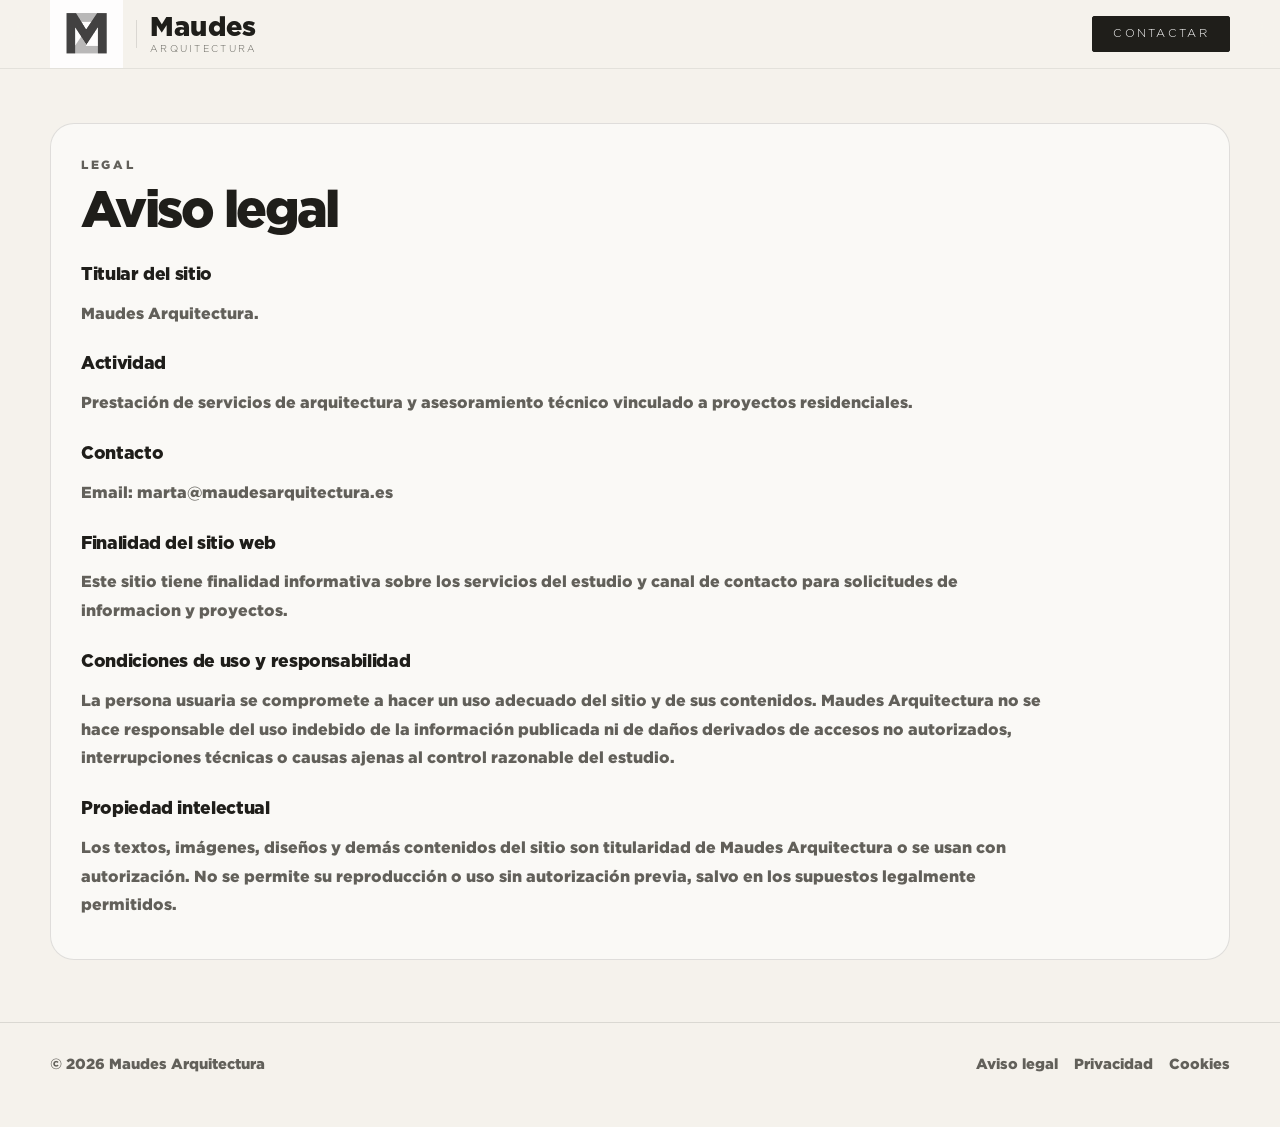
<file: aviso-legal.html>
<!DOCTYPE html>
<html lang="es">
<head>
  <meta charset="UTF-8" />
  <meta name="viewport" content="width=device-width, initial-scale=1.0" />
  <title>Aviso legal - Maudes Arquitectura</title>
  <meta name="description" content="Aviso legal del sitio web de Maudes Arquitectura." />
  
  <!-- Favicon -->
  <link rel="icon" type="image/png" href="favicon.png" />
  <link rel="apple-touch-icon" href="favicon.png" />
  
  <link rel="stylesheet" href="styles-pages.css" />
  <link rel="stylesheet" href="pages-custom.css" />
</head>
<body>
  <header class="site-header">
    <div class="container header-inner">
      <a href="index.html#inicio" class="brand" aria-label="Maudes Arquitectura — Inicio">
        <img src="assets/logo-maudes-monograma.png" alt="" class="brand-logo" aria-hidden="true" />
        <span class="brand-divider" aria-hidden="true"></span>
        <div class="brand-text">
          <span class="brand-name">Maudes</span>
          <span class="brand-tagline">arquitectura</span>
        </div>
      </a>
      <a href="index.html#contacto" class="btn btn-dark">Contactar</a>
    </div>
  </header>

  <main>
    <section class="legal-page">
      <div class="container">
        <article class="legal-card">
          <p class="eyebrow">Legal</p>
          <h1>Aviso legal</h1>

          <h2>Titular del sitio</h2>
          <p>Maudes Arquitectura.</p>

          <h2>Actividad</h2>
          <p>Prestación de servicios de arquitectura y asesoramiento técnico vinculado a proyectos residenciales.</p>

          <h2>Contacto</h2>
          <p>Email: <a href="mailto:marta@maudesarquitectura.es">marta@maudesarquitectura.es</a></p>

          <h2>Finalidad del sitio web</h2>
          <p>Este sitio tiene finalidad informativa sobre los servicios del estudio y canal de contacto para solicitudes de informacion y proyectos.</p>

          <h2>Condiciones de uso y responsabilidad</h2>
          <p>La persona usuaria se compromete a hacer un uso adecuado del sitio y de sus contenidos. Maudes Arquitectura no se hace responsable del uso indebido de la información publicada ni de daños derivados de accesos no autorizados, interrupciones técnicas o causas ajenas al control razonable del estudio.</p>

          <h2>Propiedad intelectual</h2>
          <p>Los textos, imágenes, diseños y demás contenidos del sitio son titularidad de Maudes Arquitectura o se usan con autorización. No se permite su reproducción o uso sin autorización previa, salvo en los supuestos legalmente permitidos.</p>
        </article>
      </div>
    </section>
  </main>

  <footer class="site-footer">
    <div class="container footer-inner">
      <div>© 2026 Maudes Arquitectura</div>
      <div class="footer-links">
        <a href="aviso-legal.html">Aviso legal</a>
        <a href="privacidad.html">Privacidad</a>
        <a href="cookies.html">Cookies</a>
      </div>
    </div>
  </footer>
</body>
</html>
</file>
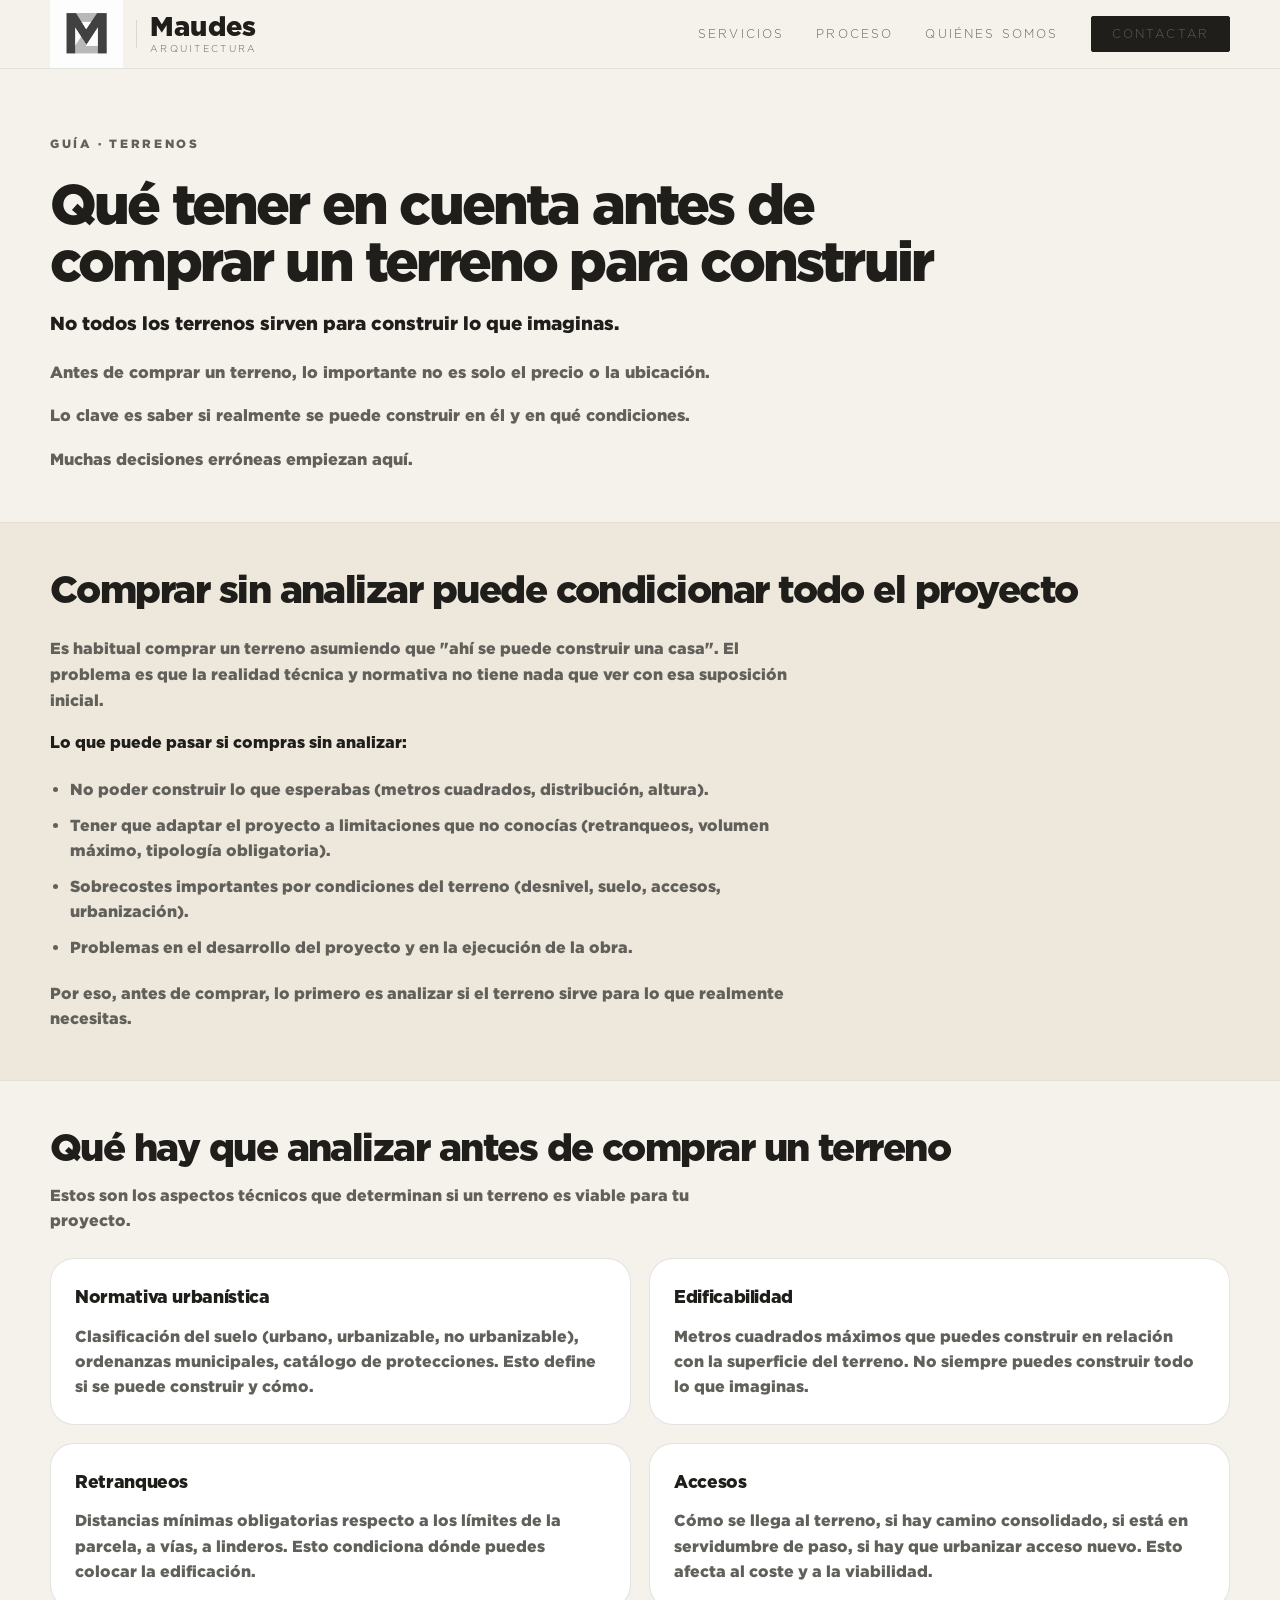
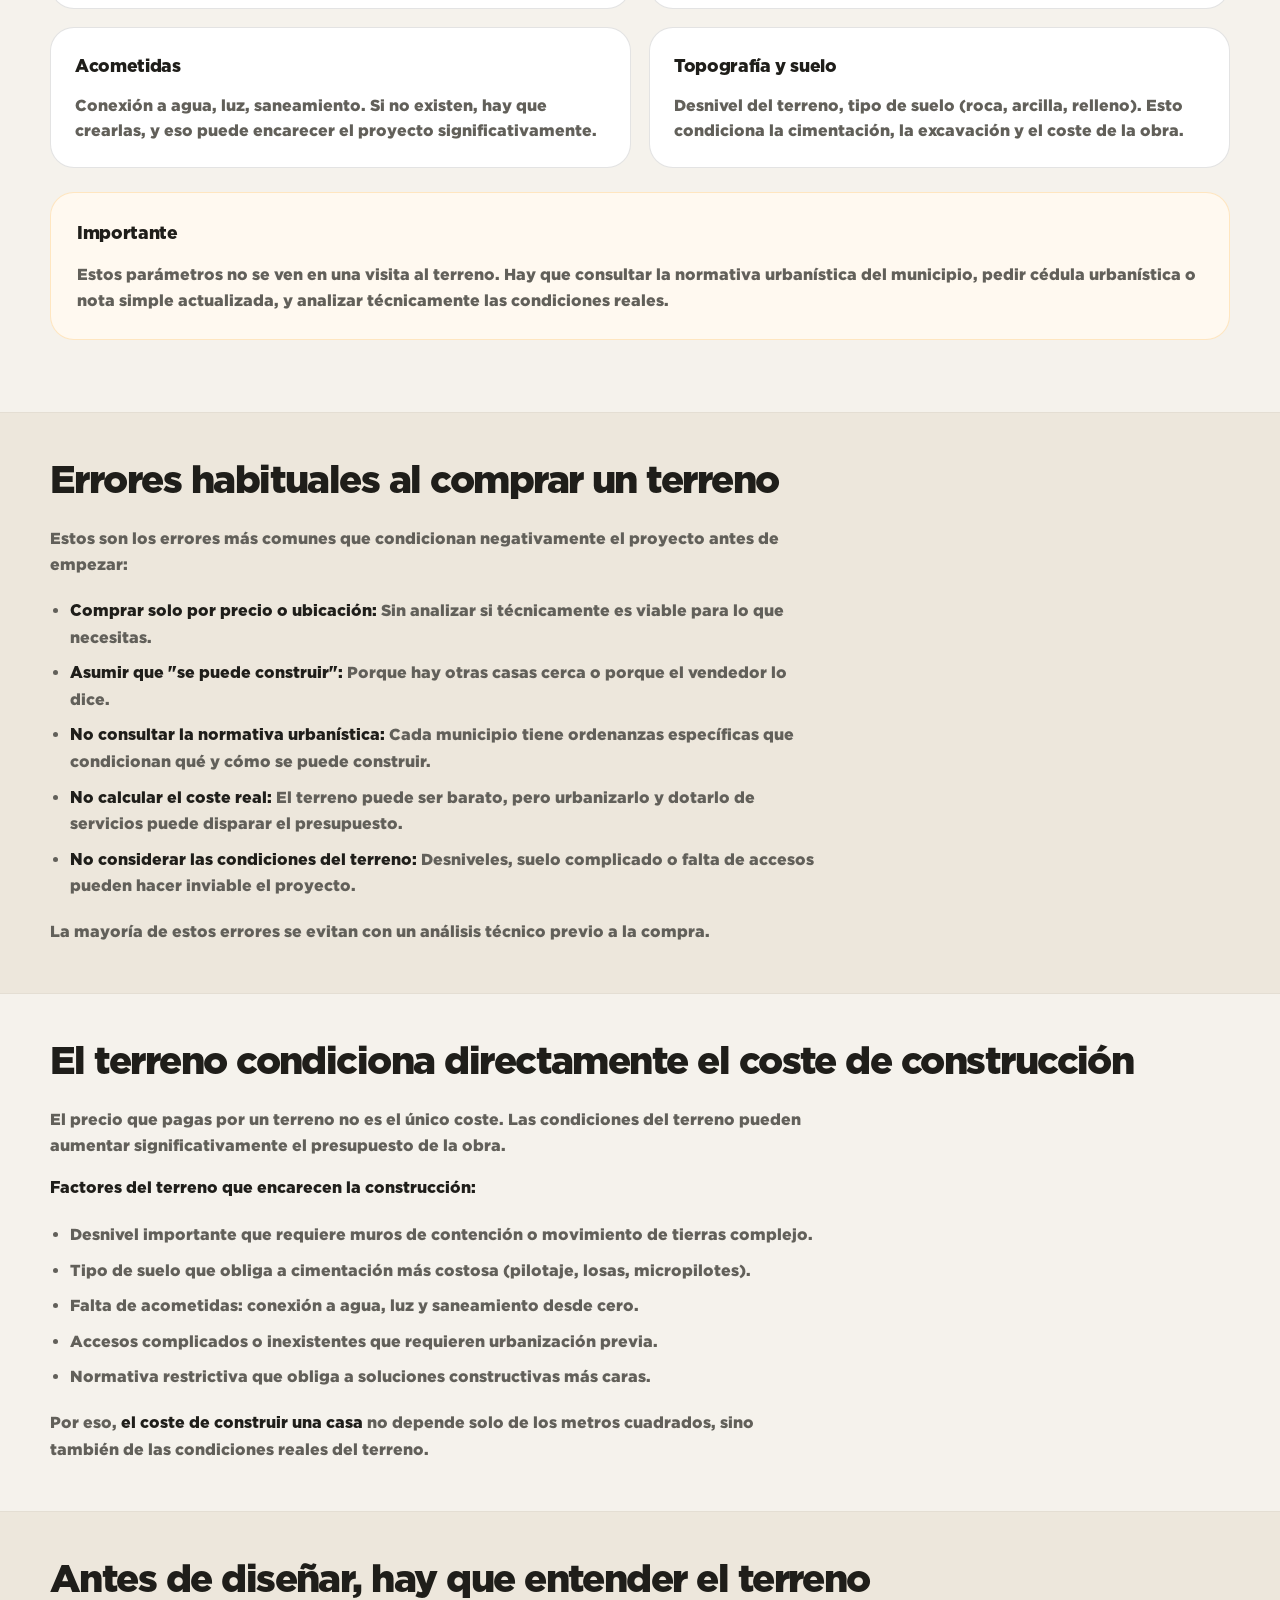
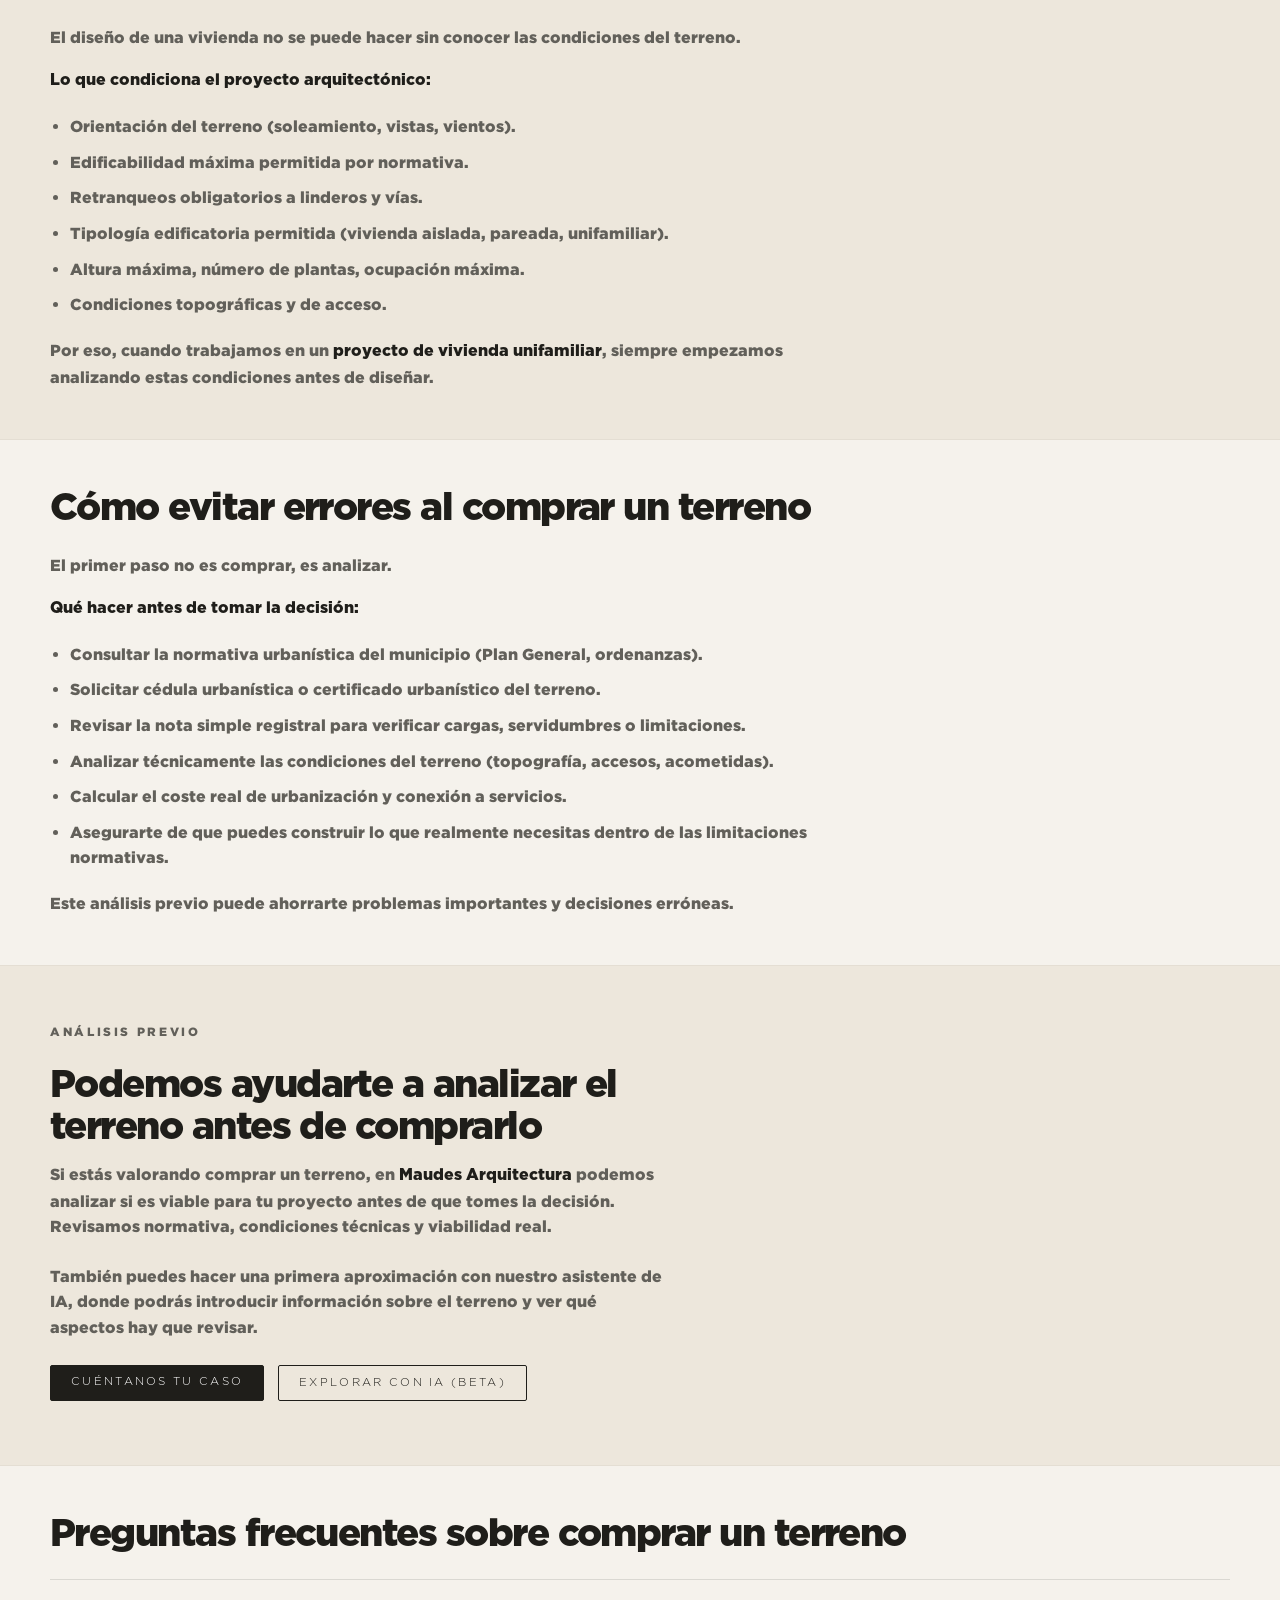
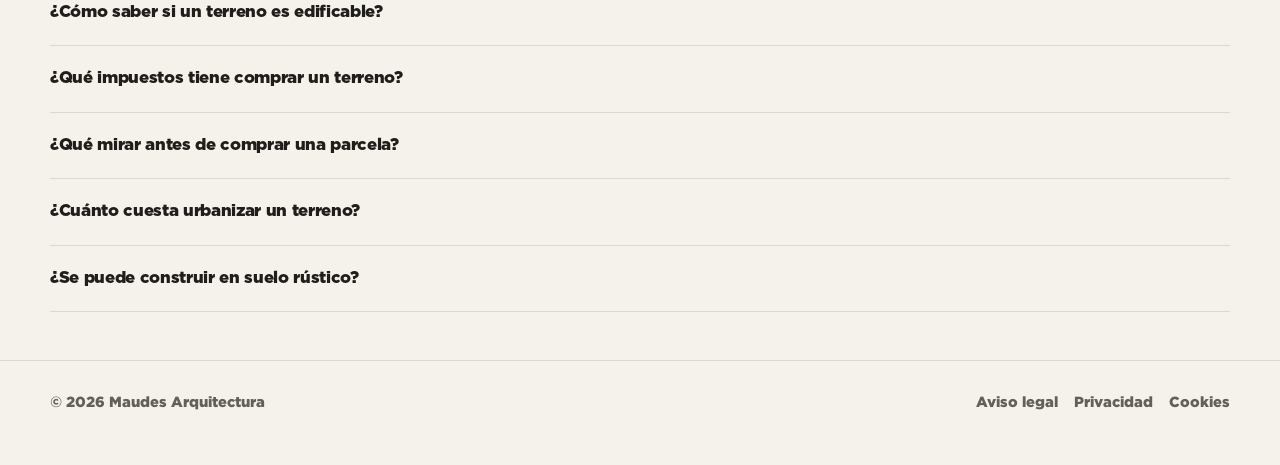
<file: comprar-terreno-construir-casa.html>
<!DOCTYPE html>
<html lang="es">
<head>
  <meta charset="UTF-8" />
  <meta name="viewport" content="width=device-width, initial-scale=1.0" />
  <title>Qué mirar antes de comprar un terreno | Evita errores al construir</title>
  <meta
    name="description"
    content="Descubre qué debes analizar antes de comprar un terreno para construir. Evita errores de normativa, costes y viabilidad."
  />
  
  <!-- Favicon -->
  <link rel="icon" type="image/png" href="favicon.png" />
  <link rel="apple-touch-icon" href="favicon.png" />
  
  <!-- Google Ads tag -->
  <script async src="https://www.googletagmanager.com/gtag/js?id=AW-18038177600"></script>
  <script>
    window.dataLayer = window.dataLayer || [];
    function gtag(){dataLayer.push(arguments);}
    gtag('js', new Date());
    gtag('config', 'AW-18038177600');
  </script>
  <link rel="stylesheet" href="styles-pages.css" />
  <style>
    /* ─── Estilos específicos del artículo ─────────────────────────────── */

    .article-hero {
      padding: 64px 0 48px;
    }

    .article-hero h1 {
      margin: 0 0 16px;
      font-size: clamp(2.4rem, 4.4vw, 4.4rem);
      font-weight: 900;
      line-height: 1.02;
      letter-spacing: -0.05em;
      max-width: 22ch;
    }

    .article-hero-sub {
      margin: 0 0 20px;
      font-size: 1.18rem;
      font-weight: 400;
      color: var(--text);
      line-height: 1.5;
      max-width: 44ch;
    }

    .article-intro {
      margin: 0;
      font-size: 1.02rem;
      color: var(--muted);
      line-height: 1.65;
      max-width: 58ch;
    }

    .article-intro p {
      margin: 0 0 14px;
    }

    .article-intro p:last-child {
      margin: 0;
    }

    .article-section {
      padding: 48px 0;
    }

    .article-section-alt {
      background: var(--bg-alt);
      border-top: 1px solid rgba(0,0,0,0.04);
      border-bottom: 1px solid rgba(0,0,0,0.04);
    }

    .article-head {
      margin-bottom: 24px;
    }

    .article-head h2 {
      margin: 0 0 12px;
      font-size: clamp(1.8rem, 3vw, 2.6rem);
      font-weight: 900;
      line-height: 1.08;
      letter-spacing: -0.04em;
    }

    .article-head p {
      margin: 0;
      max-width: 58ch;
      color: var(--muted);
      line-height: 1.6;
    }

    .article-content {
      max-width: 64ch;
    }

    .article-content p {
      margin: 0 0 16px;
      color: var(--muted);
      line-height: 1.62;
    }

    .article-content p:last-child {
      margin: 0;
    }

    .article-content strong {
      color: var(--text);
      font-weight: 900;
    }

    .warning-box {
      background: #fff9f0;
      border: 1px solid rgba(255, 153, 0, 0.2);
      border-radius: var(--radius);
      padding: 26px;
      margin: 24px 0;
    }

    .warning-box h3 {
      margin: 0 0 12px;
      font-size: 1.1rem;
      font-weight: 900;
      letter-spacing: -0.02em;
      color: var(--text);
    }

    .warning-box p {
      margin: 0 0 10px;
      color: var(--muted);
      line-height: 1.58;
    }

    .warning-box p:last-child {
      margin: 0;
    }

    .warning-box ul {
      margin: 12px 0 0;
      padding-left: 18px;
      color: var(--muted);
    }

    .warning-box li + li {
      margin-top: 6px;
    }

    .article-grid {
      display: grid;
      grid-template-columns: repeat(2, 1fr);
      gap: 18px;
      margin: 24px 0;
    }

    .article-card {
      background: #ffffff;
      border: 1px solid var(--line);
      border-radius: var(--radius);
      padding: 24px;
    }

    .article-card h3 {
      margin: 0 0 10px;
      font-size: 1.1rem;
      font-weight: 900;
      letter-spacing: -0.02em;
    }

    .article-card p {
      margin: 0;
      color: var(--muted);
      line-height: 1.58;
    }

    .article-list {
      margin: 20px 0;
      padding-left: 20px;
      color: var(--muted);
    }

    .article-list li {
      margin: 0 0 10px;
      line-height: 1.6;
    }

    .article-list li:last-child {
      margin: 0;
    }

    .article-cta {
      padding: 56px 0 64px;
    }

    .article-cta-block {
      max-width: 620px;
    }

    .article-cta-block h2 {
      margin: 0 0 14px;
      font-size: clamp(1.8rem, 3vw, 2.5rem);
      font-weight: 900;
      line-height: 1.08;
      letter-spacing: -0.04em;
    }

    .article-cta-block p {
      margin: 0 0 24px;
      color: var(--muted);
      max-width: 54ch;
      line-height: 1.6;
    }

    .article-cta-actions {
      display: flex;
      gap: 14px;
      flex-wrap: wrap;
    }

    /* FAQ */
    .article-faq {
      display: flex;
      flex-direction: column;
      gap: 0;
    }

    .article-faq-item {
      border-bottom: 1px solid var(--line);
      padding: 18px 0;
    }

    .article-faq-item:first-child {
      border-top: 1px solid var(--line);
    }

    .article-faq-item summary {
      font-size: 1.05rem;
      font-weight: 900;
      letter-spacing: -0.02em;
      cursor: pointer;
      list-style: none;
    }

    .article-faq-item summary::-webkit-details-marker {
      display: none;
    }

    .article-faq-item[open] summary {
      margin-bottom: 10px;
    }

    .article-faq-item p {
      margin: 0;
      color: var(--muted);
      line-height: 1.6;
      max-width: 60ch;
    }

    /* Responsive */
    @media (max-width: 760px) {
      .article-grid {
        grid-template-columns: 1fr;
      }
    }
  </style>
</head>
<body>

  <!-- HEADER ─────────────────────────────────────────────────────────── -->
  <header class="site-header">
    <div class="container header-inner">
      <a href="index.html#inicio" class="brand" aria-label="Maudes Arquitectura — Inicio">
        <img
          src="assets/logo-maudes-monograma.png"
          alt=""
          class="brand-logo"
          aria-hidden="true"
        />
        <span class="brand-divider" aria-hidden="true"></span>
        <div class="brand-text">
          <span class="brand-name">Maudes</span>
          <span class="brand-tagline">arquitectura</span>
        </div>
      </a>

      <nav class="nav">
        <a href="index.html#servicios">Servicios</a>
        <a href="index.html#proceso">Proceso</a>
        <a href="/quienes-somos">Quiénes somos</a>
        <a href="index.html#contacto" class="btn btn-dark">Contactar</a>
      </nav>
    </div>
  </header>

  <main>

    <!-- 1 · HERO ──────────────────────────────────────────────────────── -->
    <section class="article-hero">
      <div class="container">
        <p class="eyebrow">Guía · Terrenos</p>
        <h1>Qué tener en cuenta antes de comprar un terreno para construir</h1>
        <p class="article-hero-sub">
          No todos los terrenos sirven para construir lo que imaginas.
        </p>
        <div class="article-intro">
          <p>
            Antes de comprar un terreno, lo importante no es solo el precio o la ubicación.
          </p>
          <p>
            Lo clave es saber si realmente se puede construir en él y en qué condiciones.
          </p>
          <p>
            Muchas decisiones erróneas empiezan aquí.
          </p>
        </div>
      </div>
    </section>

    <!-- 2 · REALIDAD ──────────────────────────────────────────────────── -->
    <section class="article-section article-section-alt">
      <div class="container">
        <div class="article-head">
          <h2>Comprar sin analizar puede condicionar todo el proyecto</h2>
        </div>

        <div class="article-content">
          <p>
            Es habitual comprar un terreno asumiendo que "ahí se puede construir una casa".
            El problema es que la realidad técnica y normativa no tiene nada que ver con esa suposición inicial.
          </p>
          <p>
            <strong>Lo que puede pasar si compras sin analizar:</strong>
          </p>
          <ul class="article-list">
            <li>No poder construir lo que esperabas (metros cuadrados, distribución, altura).</li>
            <li>Tener que adaptar el proyecto a limitaciones que no conocías (retranqueos, volumen máximo, tipología obligatoria).</li>
            <li>Sobrecostes importantes por condiciones del terreno (desnivel, suelo, accesos, urbanización).</li>
            <li>Problemas en el desarrollo del proyecto y en la ejecución de la obra.</li>
          </ul>
          <p>
            Por eso, antes de comprar, lo primero es analizar si el terreno sirve para lo que realmente necesitas.
          </p>
        </div>
      </div>
    </section>

    <!-- 3 · QUÉ ANALIZAR ──────────────────────────────────────────────── -->
    <section class="article-section">
      <div class="container">
        <div class="article-head">
          <h2>Qué hay que analizar antes de comprar un terreno</h2>
          <p>
            Estos son los aspectos técnicos que determinan si un terreno es viable para tu proyecto.
          </p>
        </div>

        <div class="article-grid">
          <div class="article-card">
            <h3>Normativa urbanística</h3>
            <p>
              Clasificación del suelo (urbano, urbanizable, no urbanizable), ordenanzas municipales,
              catálogo de protecciones. Esto define si se puede construir y cómo.
            </p>
          </div>

          <div class="article-card">
            <h3>Edificabilidad</h3>
            <p>
              Metros cuadrados máximos que puedes construir en relación con la superficie del terreno.
              No siempre puedes construir todo lo que imaginas.
            </p>
          </div>

          <div class="article-card">
            <h3>Retranqueos</h3>
            <p>
              Distancias mínimas obligatorias respecto a los límites de la parcela, a vías, a linderos.
              Esto condiciona dónde puedes colocar la edificación.
            </p>
          </div>

          <div class="article-card">
            <h3>Accesos</h3>
            <p>
              Cómo se llega al terreno, si hay camino consolidado, si está en servidumbre de paso,
              si hay que urbanizar acceso nuevo. Esto afecta al coste y a la viabilidad.
            </p>
          </div>

          <div class="article-card">
            <h3>Acometidas</h3>
            <p>
              Conexión a agua, luz, saneamiento. Si no existen, hay que crearlas, y eso puede
              encarecer el proyecto significativamente.
            </p>
          </div>

          <div class="article-card">
            <h3>Topografía y suelo</h3>
            <p>
              Desnivel del terreno, tipo de suelo (roca, arcilla, relleno). Esto condiciona la
              cimentación, la excavación y el coste de la obra.
            </p>
          </div>
        </div>

        <div class="warning-box">
          <h3>Importante</h3>
          <p>
            Estos parámetros no se ven en una visita al terreno. Hay que consultar la normativa
            urbanística del municipio, pedir cédula urbanística o nota simple actualizada,
            y analizar técnicamente las condiciones reales.
          </p>
        </div>
      </div>
    </section>

    <!-- 4 · ERRORES HABITUALES ────────────────────────────────────────── -->
    <section class="article-section article-section-alt">
      <div class="container">
        <div class="article-head">
          <h2>Errores habituales al comprar un terreno</h2>
        </div>

        <div class="article-content">
          <p>
            Estos son los errores más comunes que condicionan negativamente el proyecto antes de empezar:
          </p>
          <ul class="article-list">
            <li><strong>Comprar solo por precio o ubicación:</strong> Sin analizar si técnicamente es viable para lo que necesitas.</li>
            <li><strong>Asumir que "se puede construir":</strong> Porque hay otras casas cerca o porque el vendedor lo dice.</li>
            <li><strong>No consultar la normativa urbanística:</strong> Cada municipio tiene ordenanzas específicas que condicionan qué y cómo se puede construir.</li>
            <li><strong>No calcular el coste real:</strong> El terreno puede ser barato, pero urbanizarlo y dotarlo de servicios puede disparar el presupuesto.</li>
            <li><strong>No considerar las condiciones del terreno:</strong> Desniveles, suelo complicado o falta de accesos pueden hacer inviable el proyecto.</li>
          </ul>
          <p>
            La mayoría de estos errores se evitan con un análisis técnico previo a la compra.
          </p>
        </div>
      </div>
    </section>

    <!-- 5 · RELACIÓN CON COSTE ────────────────────────────────────────── -->
    <section class="article-section">
      <div class="container">
        <div class="article-head">
          <h2>El terreno condiciona directamente el coste de construcción</h2>
        </div>

        <div class="article-content">
          <p>
            El precio que pagas por un terreno no es el único coste.
            Las condiciones del terreno pueden aumentar significativamente el presupuesto de la obra.
          </p>
          <p>
            <strong>Factores del terreno que encarecen la construcción:</strong>
          </p>
          <ul class="article-list">
            <li>Desnivel importante que requiere muros de contención o movimiento de tierras complejo.</li>
            <li>Tipo de suelo que obliga a cimentación más costosa (pilotaje, losas, micropilotes).</li>
            <li>Falta de acometidas: conexión a agua, luz y saneamiento desde cero.</li>
            <li>Accesos complicados o inexistentes que requieren urbanización previa.</li>
            <li>Normativa restrictiva que obliga a soluciones constructivas más caras.</li>
          </ul>
          <p>
            Por eso, <a href="/cuanto-cuesta-construir-una-casa" style="color: var(--text); font-weight: 900; text-decoration: none;">el coste de construir una casa</a> no depende solo de los metros cuadrados, sino también de las condiciones reales del terreno.
          </p>
        </div>
      </div>
    </section>

    <!-- 6 · RELACIÓN CON PROYECTO ─────────────────────────────────────── -->
    <section class="article-section article-section-alt">
      <div class="container">
        <div class="article-head">
          <h2>Antes de diseñar, hay que entender el terreno</h2>
        </div>

        <div class="article-content">
          <p>
            El diseño de una vivienda no se puede hacer sin conocer las condiciones del terreno.
          </p>
          <p>
            <strong>Lo que condiciona el proyecto arquitectónico:</strong>
          </p>
          <ul class="article-list">
            <li>Orientación del terreno (soleamiento, vistas, vientos).</li>
            <li>Edificabilidad máxima permitida por normativa.</li>
            <li>Retranqueos obligatorios a linderos y vías.</li>
            <li>Tipología edificatoria permitida (vivienda aislada, pareada, unifamiliar).</li>
            <li>Altura máxima, número de plantas, ocupación máxima.</li>
            <li>Condiciones topográficas y de acceso.</li>
          </ul>
          <p>
            Por eso, cuando trabajamos en un <a href="/arquitecto-vivienda-unifamiliar" style="color: var(--text); font-weight: 900; text-decoration: none;">proyecto de vivienda unifamiliar</a>, siempre empezamos analizando estas condiciones antes de diseñar.
          </p>
        </div>
      </div>
    </section>

    <!-- 7 · CÓMO EVITAR ERRORES ───────────────────────────────────────── -->
    <section class="article-section">
      <div class="container">
        <div class="article-head">
          <h2>Cómo evitar errores al comprar un terreno</h2>
        </div>

        <div class="article-content">
          <p>
            El primer paso no es comprar, es analizar.
          </p>
          <p>
            <strong>Qué hacer antes de tomar la decisión:</strong>
          </p>
          <ul class="article-list">
            <li>Consultar la normativa urbanística del municipio (Plan General, ordenanzas).</li>
            <li>Solicitar cédula urbanística o certificado urbanístico del terreno.</li>
            <li>Revisar la nota simple registral para verificar cargas, servidumbres o limitaciones.</li>
            <li>Analizar técnicamente las condiciones del terreno (topografía, accesos, acometidas).</li>
            <li>Calcular el coste real de urbanización y conexión a servicios.</li>
            <li>Asegurarte de que puedes construir lo que realmente necesitas dentro de las limitaciones normativas.</li>
          </ul>
          <p>
            Este análisis previo puede ahorrarte problemas importantes y decisiones erróneas.
          </p>
        </div>
      </div>
    </section>

    <!-- 8 · CTA ───────────────────────────────────────────────────────── -->
    <section class="article-cta article-section-alt">
      <div class="container">
        <div class="article-cta-block">
          <p class="eyebrow">Análisis previo</p>
          <h2>Podemos ayudarte a analizar el terreno antes de comprarlo</h2>
          <p>
            Si estás valorando comprar un terreno, en <a href="/" style="color: var(--text); font-weight: 900; text-decoration: none;">Maudes Arquitectura</a> podemos analizar si es viable para tu proyecto
            antes de que tomes la decisión. Revisamos normativa, condiciones técnicas y viabilidad real.
          </p>
          <p>
            También puedes hacer una primera aproximación con nuestro asistente de IA, donde podrás
            introducir información sobre el terreno y ver qué aspectos hay que revisar.
          </p>
          <div class="article-cta-actions">
            <a href="index.html#contacto" class="btn btn-dark">Cuéntanos tu caso</a>
            <button type="button" id="article-ai-btn" class="btn btn-light">Explorar con IA (beta)</button>
          </div>
        </div>
      </div>
    </section>

    <!-- 9 · FAQ ───────────────────────────────────────────────────────── -->
    <section class="article-section">
      <div class="container">
        <div class="article-head">
          <h2>Preguntas frecuentes sobre comprar un terreno</h2>
        </div>

        <div class="article-faq">
          <details class="article-faq-item">
            <summary>¿Cómo saber si un terreno es edificable?</summary>
            <p>
              Un terreno es edificable si la normativa urbanística del municipio lo permite.
              Hay que consultar el Plan General de Ordenación Urbana (PGOU) o las ordenanzas municipales
              para verificar la clasificación del suelo (urbano, urbanizable, no urbanizable) y
              las condiciones de edificación. También se puede solicitar una cédula urbanística
              al ayuntamiento, que certifica qué se puede construir en esa parcela.
            </p>
          </details>

          <details class="article-faq-item">
            <summary>¿Qué impuestos tiene comprar un terreno?</summary>
            <p>
              La compra de un terreno está sujeta al Impuesto de Transmisiones Patrimoniales (ITP),
              que varía según la comunidad autónoma (entre 6% y 10% del valor de compraventa).
              Si el terreno se compra a una promotora como primera transmisión, se aplica IVA (21%) en lugar de ITP.
              Además, hay que pagar el Impuesto de Actos Jurídicos Documentados (AJD) si se formaliza
              en escritura pública, que también varía por comunidad autónoma.
            </p>
          </details>

          <details class="article-faq-item">
            <summary>¿Qué mirar antes de comprar una parcela?</summary>
            <p>
              Antes de comprar una parcela hay que verificar: 1) Normativa urbanística (si es edificable,
              qué se puede construir, retranqueos, altura máxima). 2) Nota simple registral (cargas,
              servidumbres, limitaciones). 3) Accesos (si hay camino consolidado, derecho de paso).
              4) Acometidas (conexión a agua, luz, saneamiento). 5) Topografía y tipo de suelo
              (desniveles, condiciones geotécnicas). 6) Coste real de urbanización y construcción.
            </p>
          </details>

          <details class="article-faq-item">
            <summary>¿Cuánto cuesta urbanizar un terreno?</summary>
            <p>
              El coste de urbanizar un terreno depende de: conexión a servicios (agua, luz, saneamiento),
              creación o mejora de accesos, movimiento de tierras si hay desniveles importantes,
              y cumplimiento de requisitos municipales. En terrenos sin infraestructuras, el coste
              puede variar entre 20.000 € y 60.000 € o más, dependiendo de la distancia a los servicios
              y las condiciones del terreno. Por eso es importante calcularlo antes de comprar.
            </p>
          </details>

          <details class="article-faq-item">
            <summary>¿Se puede construir en suelo rústico?</summary>
            <p>
              Depende de la normativa del municipio. En general, el suelo rústico (o no urbanizable)
              tiene restricciones muy fuertes para construir. Solo se permite en casos muy específicos:
              vivienda vinculada a explotación agrícola o ganadera, edificaciones de interés público,
              o si existe una sentencia firme que lo ampare. Antes de comprar suelo rústico pensando
              en construir una vivienda, hay que verificar la normativa urbanística municipal
              y consultar con un arquitecto.
            </p>
          </details>
        </div>
      </div>
    </section>

  </main>

  <footer class="site-footer">
    <div class="container footer-inner">
      <div>© 2026 Maudes Arquitectura</div>
      <div class="footer-links">
        <a href="aviso-legal.html">Aviso legal</a>
        <a href="privacidad.html">Privacidad</a>
        <a href="cookies.html">Cookies</a>
      </div>
    </div>
  </footer>

</body>
</html>
</file>
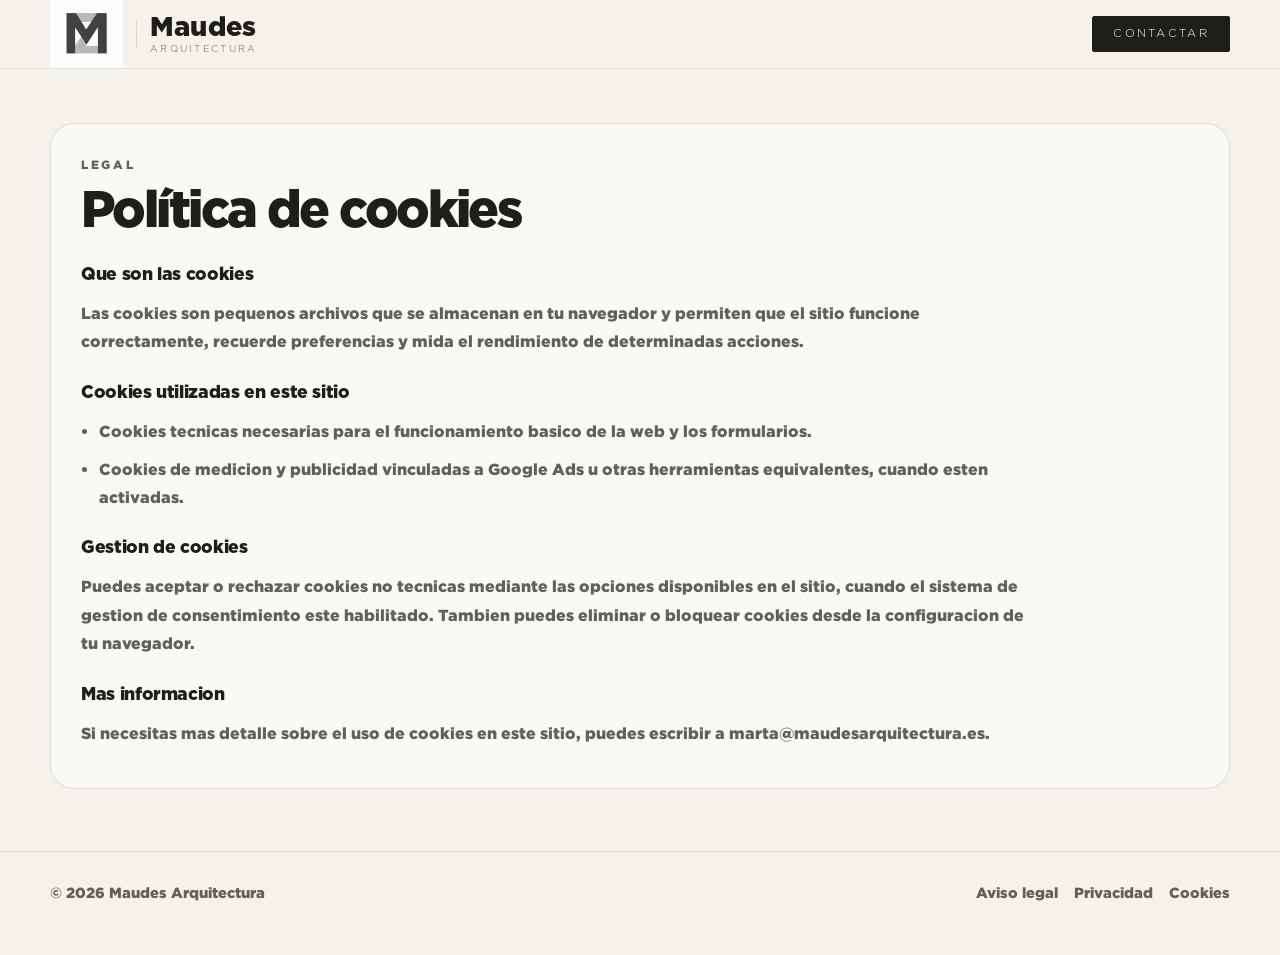
<file: cookies.html>
<!DOCTYPE html>
<html lang="es">
<head>
  <meta charset="UTF-8" />
  <meta name="viewport" content="width=device-width, initial-scale=1.0" />
  <title>Política de cookies - Maudes Arquitectura</title>
  <meta name="description" content="Política de cookies de Maudes Arquitectura." />
  
  <!-- Favicon -->
  <link rel="icon" type="image/png" href="favicon.png" />
  <link rel="apple-touch-icon" href="favicon.png" />
  
  <link rel="stylesheet" href="styles-pages.css" />
  <link rel="stylesheet" href="pages-custom.css" />
</head>
<body>
  <header class="site-header">
    <div class="container header-inner">
      <a href="index.html#inicio" class="brand" aria-label="Maudes Arquitectura — Inicio">
        <img src="assets/logo-maudes-monograma.png" alt="" class="brand-logo" aria-hidden="true" />
        <span class="brand-divider" aria-hidden="true"></span>
        <div class="brand-text">
          <span class="brand-name">Maudes</span>
          <span class="brand-tagline">arquitectura</span>
        </div>
      </a>
      <a href="index.html#contacto" class="btn btn-dark">Contactar</a>
    </div>
  </header>

  <main>
    <section class="legal-page">
      <div class="container">
        <article class="legal-card">
          <p class="eyebrow">Legal</p>
          <h1>Política de cookies</h1>

          <h2>Que son las cookies</h2>
          <p>Las cookies son pequenos archivos que se almacenan en tu navegador y permiten que el sitio funcione correctamente, recuerde preferencias y mida el rendimiento de determinadas acciones.</p>

          <h2>Cookies utilizadas en este sitio</h2>
          <ul>
            <li>Cookies tecnicas necesarias para el funcionamiento basico de la web y los formularios.</li>
            <li>Cookies de medicion y publicidad vinculadas a Google Ads u otras herramientas equivalentes, cuando esten activadas.</li>
          </ul>

          <h2>Gestion de cookies</h2>
          <p>Puedes aceptar o rechazar cookies no tecnicas mediante las opciones disponibles en el sitio, cuando el sistema de gestion de consentimiento este habilitado. Tambien puedes eliminar o bloquear cookies desde la configuracion de tu navegador.</p>

          <h2>Mas informacion</h2>
          <p>Si necesitas mas detalle sobre el uso de cookies en este sitio, puedes escribir a <a href="mailto:marta@maudesarquitectura.es">marta@maudesarquitectura.es</a>.</p>
        </article>
      </div>
    </section>
  </main>

  <footer class="site-footer">
    <div class="container footer-inner">
      <div>© 2026 Maudes Arquitectura</div>
      <div class="footer-links">
        <a href="aviso-legal.html">Aviso legal</a>
        <a href="privacidad.html">Privacidad</a>
        <a href="cookies.html">Cookies</a>
      </div>
    </div>
  </footer>
</body>
</html>
</file>
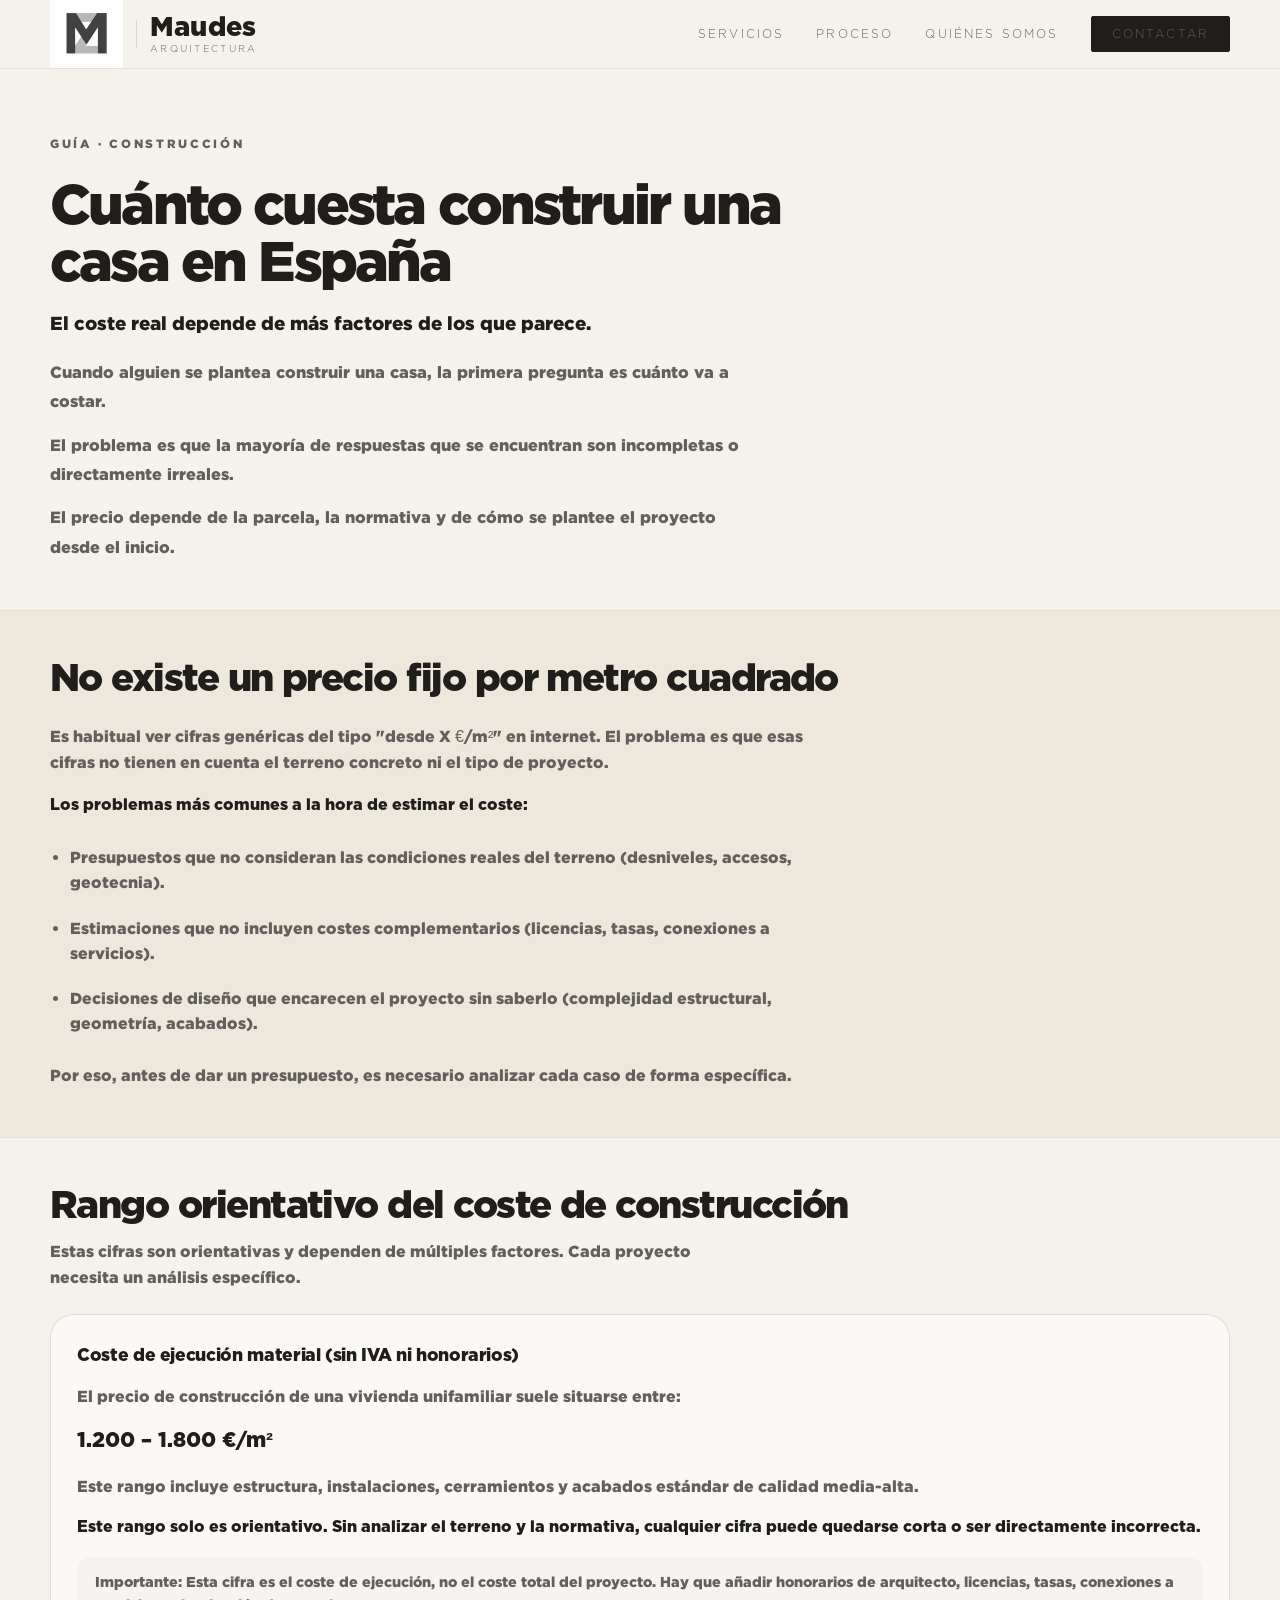
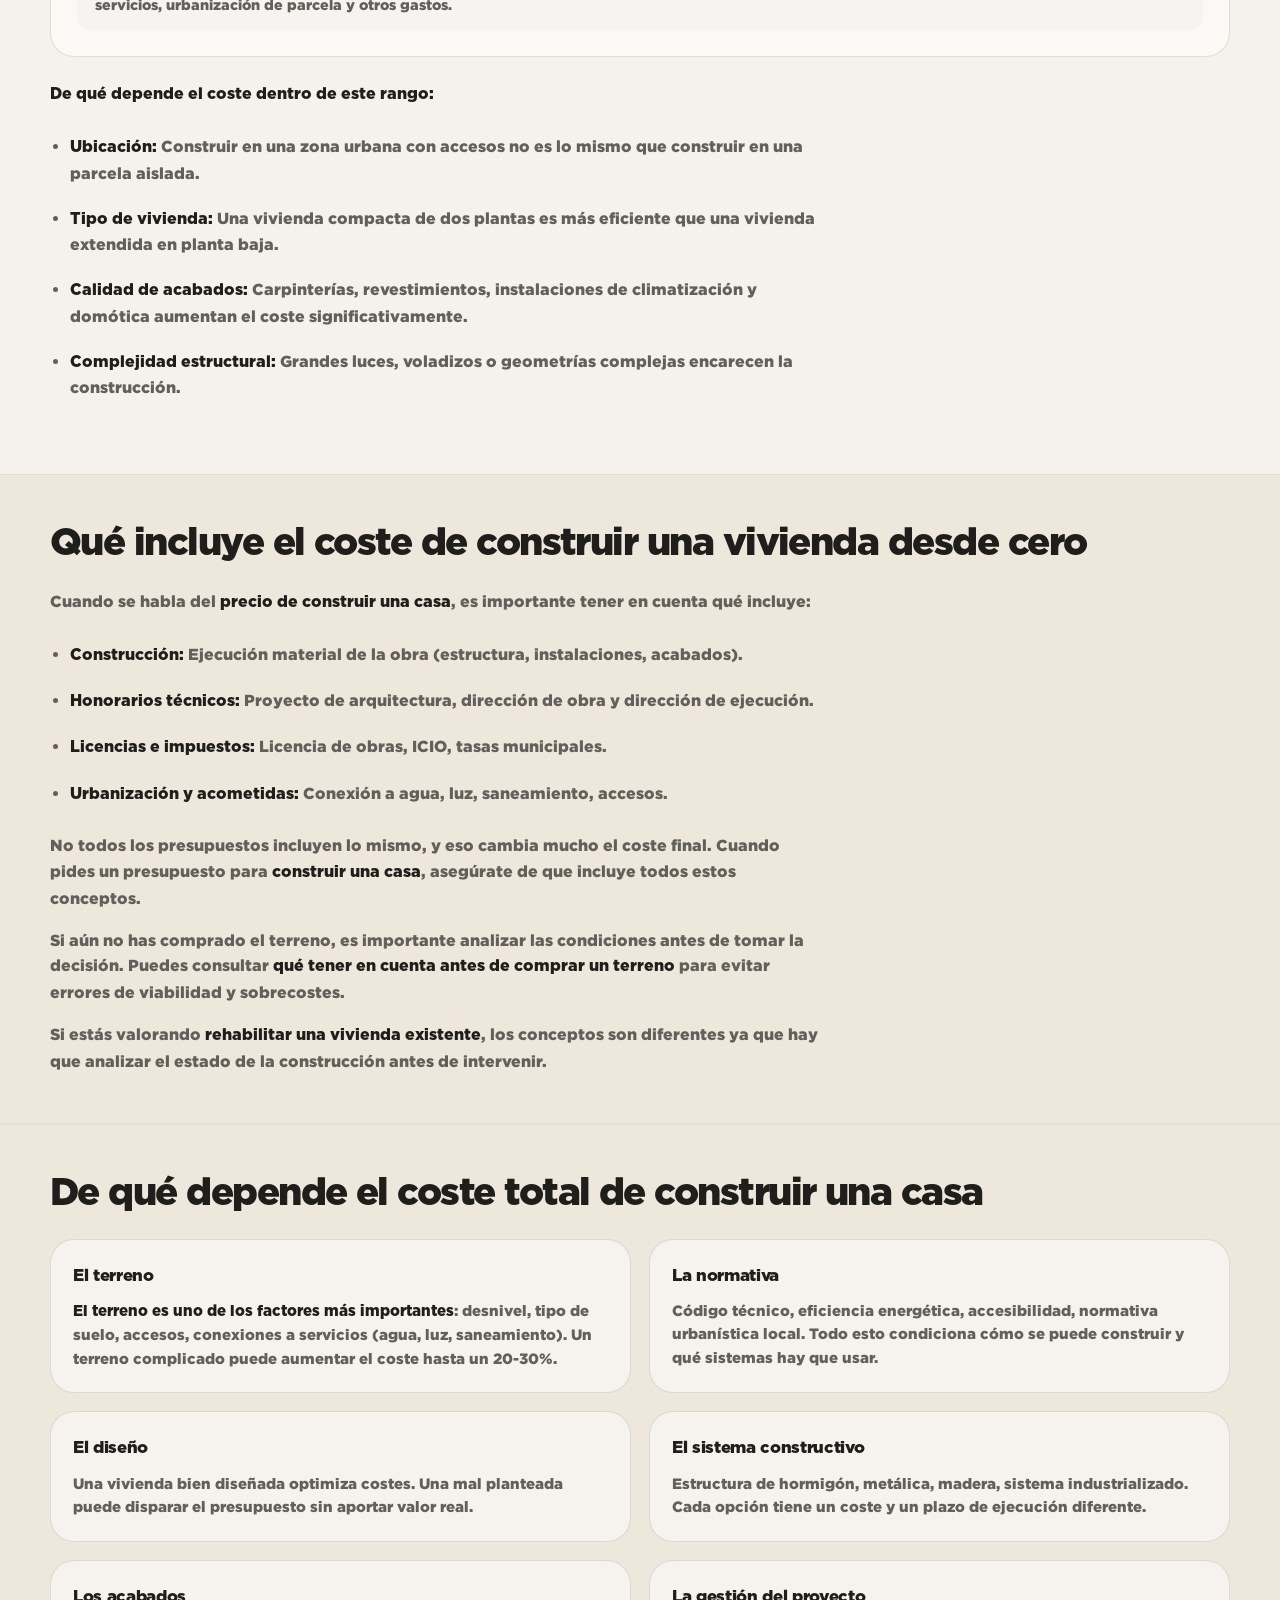
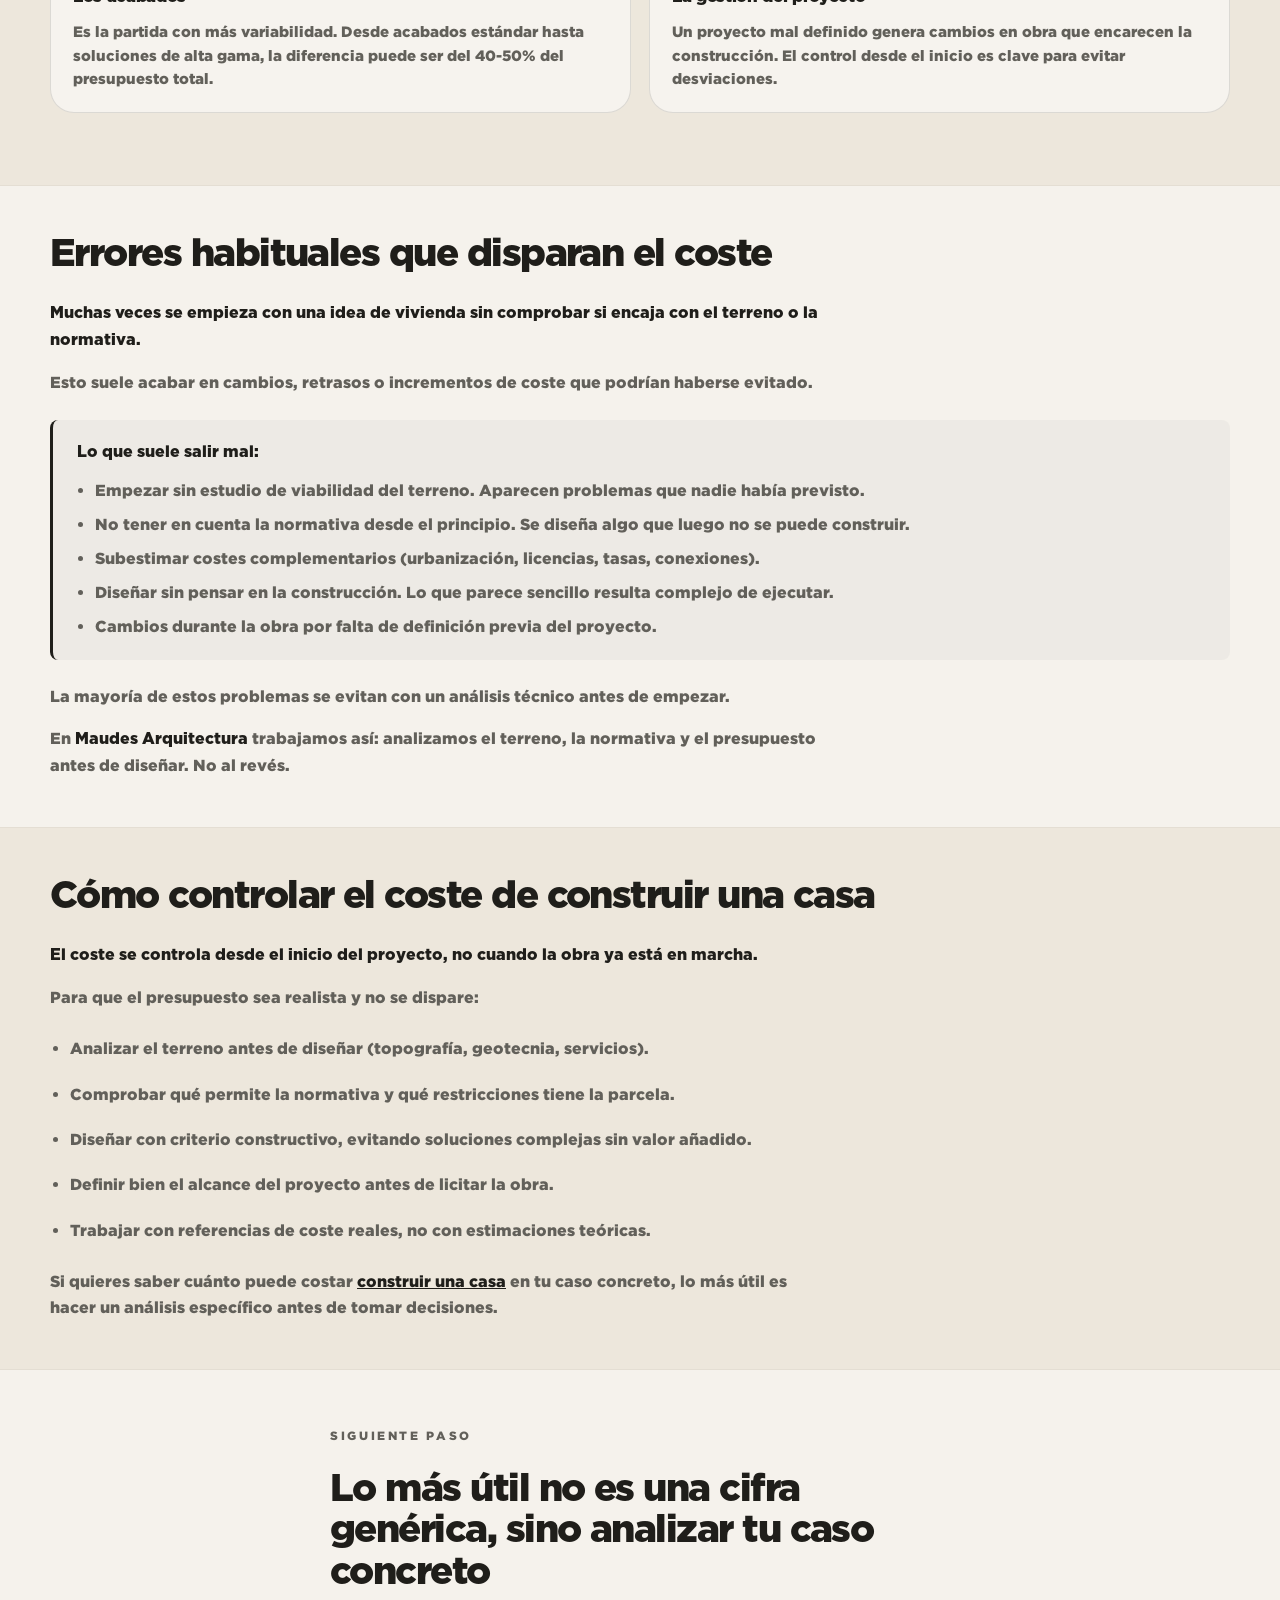
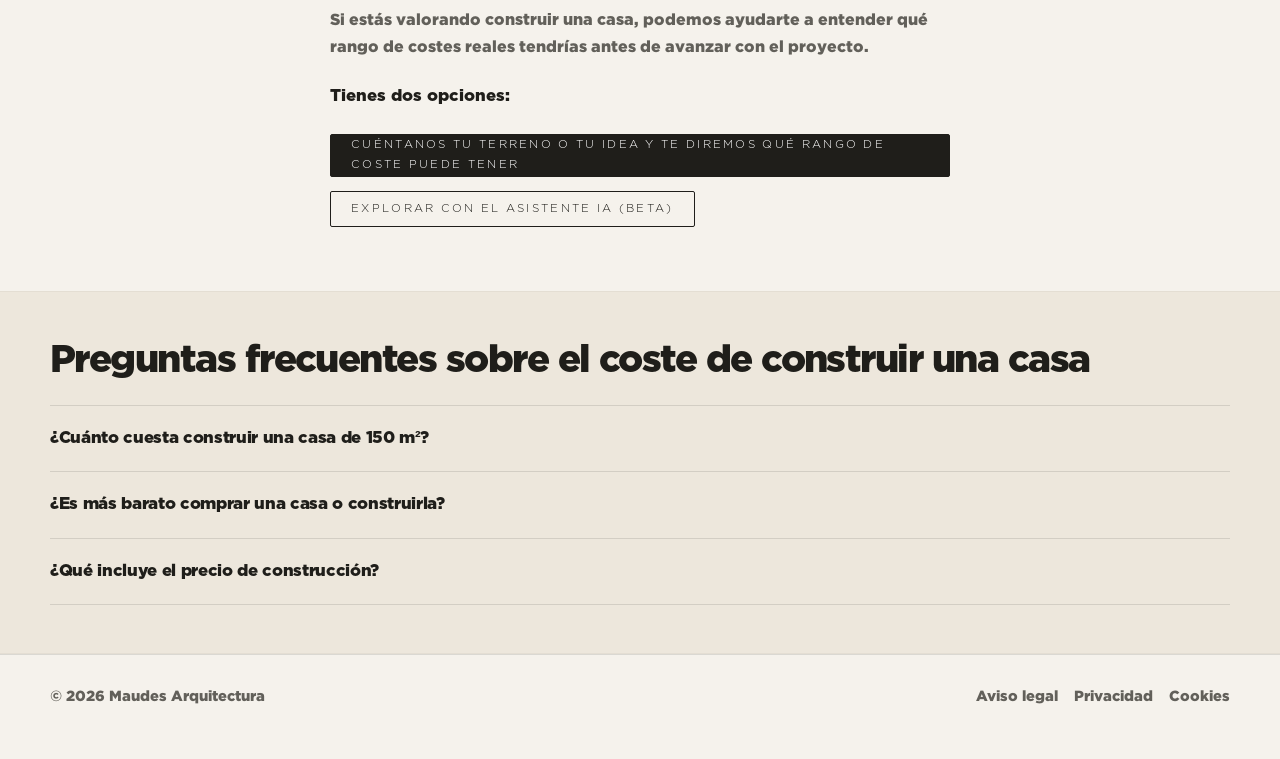
<file: cuanto-cuesta-construir-una-casa.html>
<!DOCTYPE html>
<html lang="es">
<head>
  <meta charset="UTF-8" />
  <meta name="viewport" content="width=device-width, initial-scale=1.0" />
  <title>Cuánto cuesta construir una casa en España | Precio real</title>
  <meta
    name="description"
    content="Descubre cuánto cuesta construir una casa y de qué depende el precio real. Evita errores antes de empezar tu proyecto."
  />
  
  <!-- Favicon -->
  <link rel="icon" type="image/png" href="favicon.png" />
  <link rel="apple-touch-icon" href="favicon.png" />
  
  <!-- Google Ads tag -->
  <script async src="https://www.googletagmanager.com/gtag/js?id=AW-18038177600"></script>
  <script>
    window.dataLayer = window.dataLayer || [];
    function gtag(){dataLayer.push(arguments);}
    gtag('js', new Date());
    gtag('config', 'AW-18038177600');
  </script>
  <link rel="stylesheet" href="styles-pages.css" />
  <style>
    /* ─── Estilos específicos del artículo ─────────────────────────────── */

    .article-hero {
      padding: 64px 0 48px;
    }

    .article-hero h1 {
      margin: 0 0 16px;
      font-size: clamp(2.4rem, 4.4vw, 4.4rem);
      font-weight: 900;
      line-height: 1.02;
      letter-spacing: -0.05em;
      max-width: 18ch;
    }

    .article-hero-sub {
      margin: 0 0 20px;
      font-size: 1.18rem;
      font-weight: 400;
      color: var(--text);
      line-height: 1.5;
      max-width: 44ch;
    }

    .article-intro {
      margin: 0;
      font-size: 1.02rem;
      color: var(--muted);
      line-height: 1.65;
      max-width: 58ch;
    }

    .article-intro p {
      margin: 0 0 14px;
    }

    .article-intro p:last-child {
      margin: 0;
    }

    .article-section {
      padding: 48px 0;
    }

    .article-section-alt {
      background: var(--bg-alt);
      border-top: 1px solid rgba(0,0,0,0.04);
      border-bottom: 1px solid rgba(0,0,0,0.04);
    }

    .article-head {
      margin-bottom: 24px;
    }

    .article-head h2 {
      margin: 0 0 12px;
      font-size: clamp(1.8rem, 3vw, 2.6rem);
      font-weight: 900;
      line-height: 1.08;
      letter-spacing: -0.04em;
    }

    .article-head p {
      margin: 0;
      max-width: 58ch;
      color: var(--muted);
      line-height: 1.6;
    }

    .article-content {
      max-width: 64ch;
    }

    .article-content p {
      margin: 0 0 16px;
      color: var(--muted);
      line-height: 1.62;
    }

    .article-content p:last-child {
      margin: 0;
    }

    .article-content strong {
      color: var(--text);
      font-weight: 900;
    }

    .price-range {
      background: var(--card);
      border: 1px solid var(--line);
      border-radius: var(--radius);
      padding: 26px;
      margin: 24px 0;
    }

    .price-range h3 {
      margin: 0 0 12px;
      font-size: 1.1rem;
      font-weight: 900;
      letter-spacing: -0.02em;
    }

    .price-range p {
      margin: 0 0 10px;
      color: var(--muted);
      line-height: 1.58;
    }

    .price-range p:last-child {
      margin: 0;
    }

    .price-disclaimer {
      margin-top: 14px;
      padding: 14px 18px;
      background: rgba(0,0,0,0.02);
      border-radius: 12px;
      font-size: 0.9rem;
      color: var(--muted);
      line-height: 1.55;
    }

    .article-list {
      margin: 20px 0;
      padding-left: 20px;
      color: var(--muted);
    }

    .article-list li {
      padding: 6px 0;
      line-height: 1.58;
    }

    .article-list li + li {
      margin-top: 8px;
    }

    .article-grid {
      display: grid;
      grid-template-columns: repeat(2, 1fr);
      gap: 18px;
      margin: 24px 0;
    }

    .article-card {
      background: var(--card);
      border: 1px solid var(--line);
      border-radius: var(--radius);
      padding: 22px;
    }

    .article-card h3 {
      margin: 0 0 8px;
      font-size: 1.05rem;
      font-weight: 900;
      letter-spacing: -0.02em;
    }

    .article-card p {
      margin: 0;
      color: var(--muted);
      font-size: 0.94rem;
      line-height: 1.56;
    }

    .warning-box {
      background: rgba(0,0,0,0.03);
      border-left: 3px solid var(--dark);
      padding: 20px 24px;
      margin: 24px 0;
      border-radius: 8px;
    }

    .warning-box p {
      margin: 0 0 10px;
      color: var(--text);
      font-weight: 900;
      line-height: 1.55;
    }

    .warning-box p:last-child {
      margin: 0;
    }

    .warning-box ul {
      margin: 12px 0 0;
      padding-left: 18px;
      color: var(--muted);
    }

    .warning-box li + li {
      margin-top: 6px;
    }

    .article-cta {
      padding: 56px 0 64px;
    }

    .article-cta-block {
      max-width: 620px;
    }

    .article-cta-block h2 {
      margin: 0 0 14px;
      font-size: clamp(1.8rem, 3vw, 2.5rem);
      font-weight: 900;
      line-height: 1.08;
      letter-spacing: -0.04em;
    }

    .article-cta-block p {
      margin: 0 0 24px;
      color: var(--muted);
      max-width: 54ch;
      line-height: 1.6;
    }

    .article-cta-actions {
      display: flex;
      gap: 14px;
      flex-wrap: wrap;
    }

    /* FAQ */
    .article-faq {
      display: flex;
      flex-direction: column;
      gap: 0;
    }

    .article-faq-item {
      border-bottom: 1px solid var(--line);
      padding: 18px 0;
    }

    .article-faq-item:first-child {
      border-top: 1px solid var(--line);
    }

    .article-faq-item summary {
      font-size: 1.05rem;
      font-weight: 900;
      letter-spacing: -0.02em;
      cursor: pointer;
      list-style: none;
    }

    .article-faq-item summary::-webkit-details-marker {
      display: none;
    }

    .article-faq-item[open] summary {
      margin-bottom: 10px;
    }

    .article-faq-item p {
      margin: 0;
      color: var(--muted);
      max-width: 60ch;
      line-height: 1.58;
    }

    /* Responsive */
    @media (max-width: 760px) {
      .article-grid {
        grid-template-columns: 1fr;
      }
    }
  </style>
</head>
<body>

  <!-- HEADER ─────────────────────────────────────────────────────────── -->
  <header class="site-header">
    <div class="container header-inner">
      <a href="index.html#inicio" class="brand" aria-label="Maudes Arquitectura — Inicio">
        <img
          src="assets/logo-maudes-monograma.png"
          alt=""
          class="brand-logo"
          aria-hidden="true"
        />
        <span class="brand-divider" aria-hidden="true"></span>
        <div class="brand-text">
          <span class="brand-name">Maudes</span>
          <span class="brand-tagline">arquitectura</span>
        </div>
      </a>

      <nav class="nav">
        <a href="index.html#servicios">Servicios</a>
        <a href="index.html#proceso">Proceso</a>
        <a href="/quienes-somos">Quiénes somos</a>
        <a href="index.html#contacto" class="btn btn-dark">Contactar</a>
      </nav>
    </div>
  </header>

  <main>

    <!-- 1 · HERO ──────────────────────────────────────────────────────── -->
    <section class="article-hero">
      <div class="container">
        <p class="eyebrow">Guía · Construcción</p>
        <h1>Cuánto cuesta construir una casa en España</h1>
        <p class="article-hero-sub">
          El coste real depende de más factores de los que parece.
        </p>
        <div class="article-intro">
          <p>
            Cuando alguien se plantea construir una casa, la primera pregunta es cuánto va a costar.
          </p>
          <p>
            El problema es que la mayoría de respuestas que se encuentran son incompletas o directamente irreales.
          </p>
          <p>
            El precio depende de la parcela, la normativa y de cómo se plantee el proyecto desde el inicio.
          </p>
        </div>
      </div>
    </section>

    <!-- 2 · REALIDAD ──────────────────────────────────────────────────── -->
    <section class="article-section article-section-alt">
      <div class="container">
        <div class="article-head">
          <h2>No existe un precio fijo por metro cuadrado</h2>
        </div>

        <div class="article-content">
          <p>
            Es habitual ver cifras genéricas del tipo "desde X €/m²" en internet.
            El problema es que esas cifras no tienen en cuenta el terreno concreto ni el tipo de proyecto.
          </p>
          <p>
            <strong>Los problemas más comunes a la hora de estimar el coste:</strong>
          </p>
          <ul class="article-list">
            <li>Presupuestos que no consideran las condiciones reales del terreno (desniveles, accesos, geotecnia).</li>
            <li>Estimaciones que no incluyen costes complementarios (licencias, tasas, conexiones a servicios).</li>
            <li>Decisiones de diseño que encarecen el proyecto sin saberlo (complejidad estructural, geometría, acabados).</li>
          </ul>
          <p>
            Por eso, antes de dar un presupuesto, es necesario analizar cada caso de forma específica.
          </p>
        </div>
      </div>
    </section>

    <!-- 3 · RANGO DE PRECIOS ─────────────────────────────────────────── -->
    <section class="article-section">
      <div class="container">
        <div class="article-head">
          <h2>Rango orientativo del coste de construcción</h2>
          <p>
            Estas cifras son orientativas y dependen de múltiples factores.
            Cada proyecto necesita un análisis específico.
          </p>
        </div>

        <div class="price-range">
          <h3>Coste de ejecución material (sin IVA ni honorarios)</h3>
          <p>
            El precio de construcción de una vivienda unifamiliar suele situarse entre:
          </p>
          <p style="font-size: 1.3rem; font-weight: 900; color: var(--text); margin: 16px 0;">
            1.200 – 1.800 €/m²
          </p>
          <p>
            Este rango incluye estructura, instalaciones, cerramientos y acabados estándar de calidad media-alta.
          </p>
          <p style="margin: 16px 0; color: var(--text); font-weight: 900;">
            Este rango solo es orientativo. Sin analizar el terreno y la normativa, cualquier cifra puede quedarse corta o ser directamente incorrecta.
          </p>
          <div class="price-disclaimer">
            <strong>Importante:</strong> Esta cifra es el coste de ejecución, no el coste total del proyecto.
            Hay que añadir honorarios de arquitecto, licencias, tasas, conexiones a servicios, urbanización de parcela y otros gastos.
          </div>
        </div>

        <div class="article-content">
          <p>
            <strong>De qué depende el coste dentro de este rango:</strong>
          </p>
          <ul class="article-list">
            <li><strong>Ubicación:</strong> Construir en una zona urbana con accesos no es lo mismo que construir en una parcela aislada.</li>
            <li><strong>Tipo de vivienda:</strong> Una vivienda compacta de dos plantas es más eficiente que una vivienda extendida en planta baja.</li>
            <li><strong>Calidad de acabados:</strong> Carpinterías, revestimientos, instalaciones de climatización y domótica aumentan el coste significativamente.</li>
            <li><strong>Complejidad estructural:</strong> Grandes luces, voladizos o geometrías complejas encarecen la construcción.</li>
          </ul>
        </div>
      </div>
    </section>

    <!-- 3.5 · QUÉ INCLUYE EL COSTE ────────────────────────────────────────── -->
    <section class="article-section article-section-alt">
      <div class="container">
        <div class="article-head">
          <h2>Qué incluye el coste de construir una vivienda desde cero</h2>
        </div>

        <div class="article-content">
          <p>
            Cuando se habla del <strong>precio de construir una casa</strong>, es importante tener en cuenta qué incluye:
          </p>
          <ul class="article-list">
            <li><strong>Construcción:</strong> Ejecución material de la obra (estructura, instalaciones, acabados).</li>
            <li><strong>Honorarios técnicos:</strong> Proyecto de arquitectura, dirección de obra y dirección de ejecución.</li>
            <li><strong>Licencias e impuestos:</strong> Licencia de obras, ICIO, tasas municipales.</li>
            <li><strong>Urbanización y acometidas:</strong> Conexión a agua, luz, saneamiento, accesos.</li>
          </ul>
          <p>
            No todos los presupuestos incluyen lo mismo, y eso cambia mucho el coste final.
            Cuando pides un presupuesto para <strong>construir una casa</strong>, asegúrate de que incluye todos estos conceptos.
          </p>
          <p>
            Si aún no has comprado el terreno, es importante analizar las condiciones antes de tomar la decisión.
            Puedes consultar <a href="/comprar-terreno-construir-casa" style="color: var(--text); font-weight: 900; text-decoration: none;">qué tener en cuenta antes de comprar un terreno</a> para evitar errores de viabilidad y sobrecostes.
          </p>
          <p>
            Si estás valorando <a href="/rehabilitacion-vivienda" style="color: var(--text); font-weight: 900; text-decoration: none;">rehabilitar una vivienda existente</a>, los conceptos son diferentes ya que hay que analizar el estado de la construcción antes de intervenir.
          </p>
        </div>
      </div>
    </section>

    <!-- 4 · DE QUÉ DEPENDE ────────────────────────────────────────────── -->
    <section class="article-section article-section-alt">
      <div class="container">
        <div class="article-head">
          <h2>De qué depende el coste total de construir una casa</h2>
        </div>

        <div class="article-grid">
          <div class="article-card">
            <h3>El terreno</h3>
            <p>
              <a href="/comprar-terreno-construir-casa" style="color: var(--text); font-weight: 900; text-decoration: none;">El terreno es uno de los factores más importantes</a>: desnivel, tipo de suelo, accesos, conexiones a servicios (agua, luz, saneamiento).
              Un terreno complicado puede aumentar el coste hasta un 20-30%.
            </p>
          </div>

          <div class="article-card">
            <h3>La normativa</h3>
            <p>
              Código técnico, eficiencia energética, accesibilidad, normativa urbanística local.
              Todo esto condiciona cómo se puede construir y qué sistemas hay que usar.
            </p>
          </div>

          <div class="article-card">
            <h3>El diseño</h3>
            <p>
              Una vivienda bien diseñada optimiza costes. Una mal planteada puede disparar
              el presupuesto sin aportar valor real.
            </p>
          </div>

          <div class="article-card">
            <h3>El sistema constructivo</h3>
            <p>
              Estructura de hormigón, metálica, madera, sistema industrializado.
              Cada opción tiene un coste y un plazo de ejecución diferente.
            </p>
          </div>

          <div class="article-card">
            <h3>Los acabados</h3>
            <p>
              Es la partida con más variabilidad. Desde acabados estándar hasta soluciones
              de alta gama, la diferencia puede ser del 40-50% del presupuesto total.
            </p>
          </div>

          <div class="article-card">
            <h3>La gestión del proyecto</h3>
            <p>
              Un proyecto mal definido genera cambios en obra que encarecen la construcción.
              El control desde el inicio es clave para evitar desviaciones.
            </p>
          </div>
        </div>
      </div>
    </section>

    <!-- 5 · ERRORES HABITUALES ───────────────────────────────────────── -->
    <section class="article-section">
      <div class="container">
        <div class="article-head">
          <h2>Errores habituales que disparan el coste</h2>
        </div>

        <div class="article-content">
          <p>
            <strong>Muchas veces se empieza con una idea de vivienda sin comprobar si encaja con el terreno o la normativa.</strong>
          </p>
          <p>
            Esto suele acabar en cambios, retrasos o incrementos de coste que podrían haberse evitado.
          </p>
        </div>

        <div class="warning-box">
          <p>Lo que suele salir mal:</p>
          <ul>
            <li>Empezar sin estudio de viabilidad del terreno. Aparecen problemas que nadie había previsto.</li>
            <li>No tener en cuenta la normativa desde el principio. Se diseña algo que luego no se puede construir.</li>
            <li>Subestimar costes complementarios (urbanización, licencias, tasas, conexiones).</li>
            <li>Diseñar sin pensar en la construcción. Lo que parece sencillo resulta complejo de ejecutar.</li>
            <li>Cambios durante la obra por falta de definición previa del proyecto.</li>
          </ul>
        </div>

        <div class="article-content">
          <p>
            La mayoría de estos problemas se evitan con un análisis técnico antes de empezar.
          </p>
          <p>
            En <a href="/" style="color: var(--text); font-weight: 900; text-decoration: none;">Maudes Arquitectura</a> trabajamos 
            así: analizamos el terreno, la normativa y el presupuesto antes de diseñar. No al revés.
          </p>
        </div>
      </div>
    </section>

    <!-- 6 · CÓMO EVITAR PROBLEMAS ────────────────────────────────────── -->
    <section class="article-section article-section-alt">
      <div class="container">
        <div class="article-head">
          <h2>Cómo controlar el coste de construir una casa</h2>
        </div>

        <div class="article-content">
          <p>
            <strong>El coste se controla desde el inicio del proyecto, no cuando la obra ya está en marcha.</strong>
          </p>
          <p>
            Para que el presupuesto sea realista y no se dispare:
          </p>
          <ul class="article-list">
            <li>Analizar el terreno antes de diseñar (topografía, geotecnia, servicios).</li>
            <li>Comprobar qué permite la normativa y qué restricciones tiene la parcela.</li>
            <li>Diseñar con criterio constructivo, evitando soluciones complejas sin valor añadido.</li>
            <li>Definir bien el alcance del proyecto antes de licitar la obra.</li>
            <li>Trabajar con referencias de coste reales, no con estimaciones teóricas.</li>
          </ul>
          <p>
            Si quieres saber cuánto puede costar <a href="/arquitecto-vivienda-unifamiliar" style="color: var(--text); text-decoration: underline;">construir una casa</a> en tu caso concreto,
            lo más útil es hacer un análisis específico antes de tomar decisiones.
          </p>
        </div>
      </div>
    </section>

    <!-- 7 · CTA ───────────────────────────────────────────────────────── -->
    <section class="article-cta">
      <div class="container article-cta-block">
        <p class="eyebrow">Siguiente paso</p>
        <h2>Lo más útil no es una cifra genérica, sino analizar tu caso concreto</h2>
        <p>
          Si estás valorando <strong>construir una casa</strong>, podemos ayudarte a entender
          qué rango de costes reales tendrías antes de avanzar con el proyecto.
        </p>
        <p style="margin: 16px 0 24px; font-weight: 900; color: var(--text); font-size: 1.05rem;">
          Tienes dos opciones:
        </p>
        <div class="article-cta-actions">
          <a href="index.html#contacto" class="btn btn-dark">Cuéntanos tu terreno o tu idea y te diremos qué rango de coste puede tener</a>
          <button type="button" id="cost-ai-cta" class="btn btn-light">Explorar con el asistente IA (beta)</button>
        </div>
      </div>
    </section>

    <!-- 8 · FAQ ───────────────────────────────────────────────────────── -->
    <section class="article-section article-section-alt">
      <div class="container">
        <div class="article-head">
          <h2>Preguntas frecuentes sobre el coste de construir una casa</h2>
        </div>

        <div class="article-faq">
          <details class="article-faq-item">
            <summary>¿Cuánto cuesta construir una casa de 150 m²?</summary>
            <p>
              Usando el rango orientativo de 1.200-1.800 €/m², el coste de ejecución de una casa de 150 m² estaría entre
              180.000 y 270.000 €. A esto hay que sumar honorarios profesionales (proyecto y dirección de obra),
              licencias, tasas, conexiones a servicios y urbanización de parcela. El coste total puede situarse
              entre 240.000 y 360.000 € según la complejidad del proyecto.
            </p>
          </details>

          <details class="article-faq-item">
            <summary>¿Es más barato comprar una casa o construirla?</summary>
            <p>
              Depende de la ubicación y del tipo de vivienda. En zonas urbanas consolidadas suele ser más barato comprar.
              En parcelas aisladas o cuando necesitas una vivienda específica adaptada a tus necesidades,
              construir puede tener más sentido. Lo importante es comparar bien: una casa de obra nueva tiene
              menos mantenimiento, mejor eficiencia energética y está adaptada a normativa actual.
            </p>
          </details>

          <details class="article-faq-item">
            <summary>¿Qué incluye el precio de construcción?</summary>
            <p>
              El precio de ejecución material incluye: estructura, cerramientos, cubierta, instalaciones
              (fontanería, electricidad, climatización), carpinterías, revestimientos y acabados.
              No incluye: honorarios de arquitecto, proyecto técnico, licencias, tasas municipales,
              conexiones a servicios (agua, luz, saneamiento), urbanización de parcela, mobiliario ni decoración.
            </p>
          </details>
        </div>
      </div>
    </section>

  </main>

  <!-- FOOTER ─────────────────────────────────────────────────────────── -->
  <footer class="site-footer">
    <div class="container footer-inner">
      <div>© 2026 Maudes Arquitectura</div>
      <div class="footer-links">
        <a href="aviso-legal.html">Aviso legal</a>
        <a href="privacidad.html">Privacidad</a>
        <a href="cookies.html">Cookies</a>
      </div>
    </div>
  </footer>

</body>
</html>
</file>
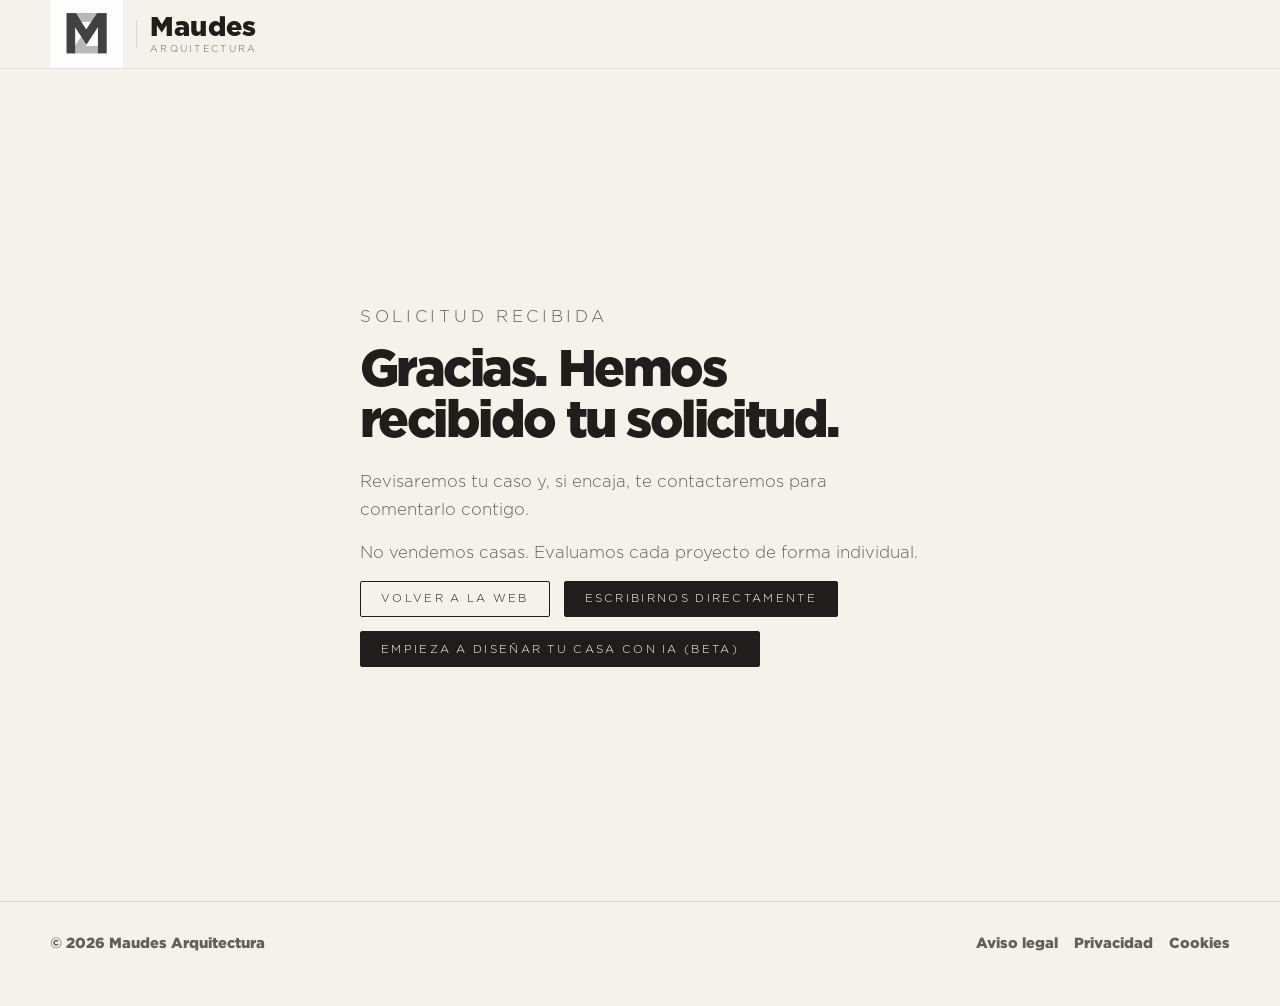
<file: gracias.html>
<!DOCTYPE html>
<html lang="es">
<head>
  <meta charset="UTF-8" />
  <meta name="viewport" content="width=device-width, initial-scale=1.0" />
  <title>Gracias — Maudes Arquitectura</title>
  <meta name="robots" content="noindex, nofollow" />
  
  <!-- Favicon -->
  <link rel="icon" type="image/png" href="favicon.png" />
  <link rel="apple-touch-icon" href="favicon.png" />
  
  <!-- Google Ads tag -->
  <script async src="https://www.googletagmanager.com/gtag/js?id=AW-18038177600"></script>
  <script>
    window.dataLayer = window.dataLayer || [];
    function gtag(){dataLayer.push(arguments);}
    gtag('js', new Date());
    gtag('config', 'AW-18038177600');
  </script>
  <link rel="stylesheet" href="styles-pages.css" />
  <link rel="stylesheet" href="pages-custom.css" />
  <script src="chat.js" defer></script>
</head>
<body>

  <!-- HEADER ─────────────────────────────────────────────────────────── -->
  <header class="site-header">
    <div class="container header-inner">
      <a href="index.html" class="brand" aria-label="Maudes Arquitectura — Inicio">
        <img
          src="assets/logo-maudes-monograma.png"
          alt=""
          class="brand-logo"
          aria-hidden="true"
        />
        <span class="brand-divider" aria-hidden="true"></span>
        <div class="brand-text">
          <span class="brand-name">Maudes</span>
          <span class="brand-tagline">arquitectura</span>
        </div>
      </a>
    </div>
  </header>

  <main>
    <section class="gracias-section">
      <div class="container gracias-inner">

        <p class="eyebrow">Solicitud recibida</p>

        <h1>Gracias. Hemos recibido tu solicitud.</h1>

        <!-- Mensaje de error de envío (solo visible si ok=0) -->
        <p class="gracias-error" id="send-error">
          Ha habido un problema técnico al enviar la notificación. Por favor,
          escríbenos directamente a
          <a href="mailto:marta@maudesarquitectura.es">marta@maudesarquitectura.es</a>
          con tu caso.
        </p>

        <p>
          Revisaremos tu caso y, si encaja, te contactaremos para comentarlo contigo.
        </p>
        <p>
          No vendemos casas. Evaluamos cada proyecto de forma individual.
        </p>

        <div class="gracias-actions">
          <a href="index.html" class="btn btn-light">Volver a la web</a>
          <a href="mailto:marta@maudesarquitectura.es" class="btn btn-dark">Escribirnos directamente</a>
          <button type="button" id="start-ai-design" class="btn btn-dark btn-ai-chat">Empieza a diseñar tu casa con IA (beta)</button>
        </div>

        <p class="gracias-error" id="session-error" role="alert">
          Ha habido un problema al iniciar la sesión. Inténtalo de nuevo.
        </p>

      </div>
    </section>
  </main>

  <footer class="site-footer">
    <div class="container footer-inner">
      <div>© 2026 Maudes Arquitectura</div>
      <div class="footer-links">
        <a href="aviso-legal.html">Aviso legal</a>
        <a href="privacidad.html">Privacidad</a>
        <a href="cookies.html">Cookies</a>
      </div>
    </div>
  </footer>

  <script>
    // Muestra aviso sutil si el envío de email falló en el servidor (ok=0)
    if (new URLSearchParams(window.location.search).get('ok') === '0') {
      document.getElementById('send-error').style.display = 'block';
    }
  </script>

  <!-- Conversión Google Ads — sustituir REEMPLAZAR_LABEL por el label real de la conversión -->
  <script>
    gtag('event', 'conversion', {
      'send_to': 'AW-18038177600/6nL2CIju344cEMD-oplD'
    });
  </script>

</body>
</html>
</file>
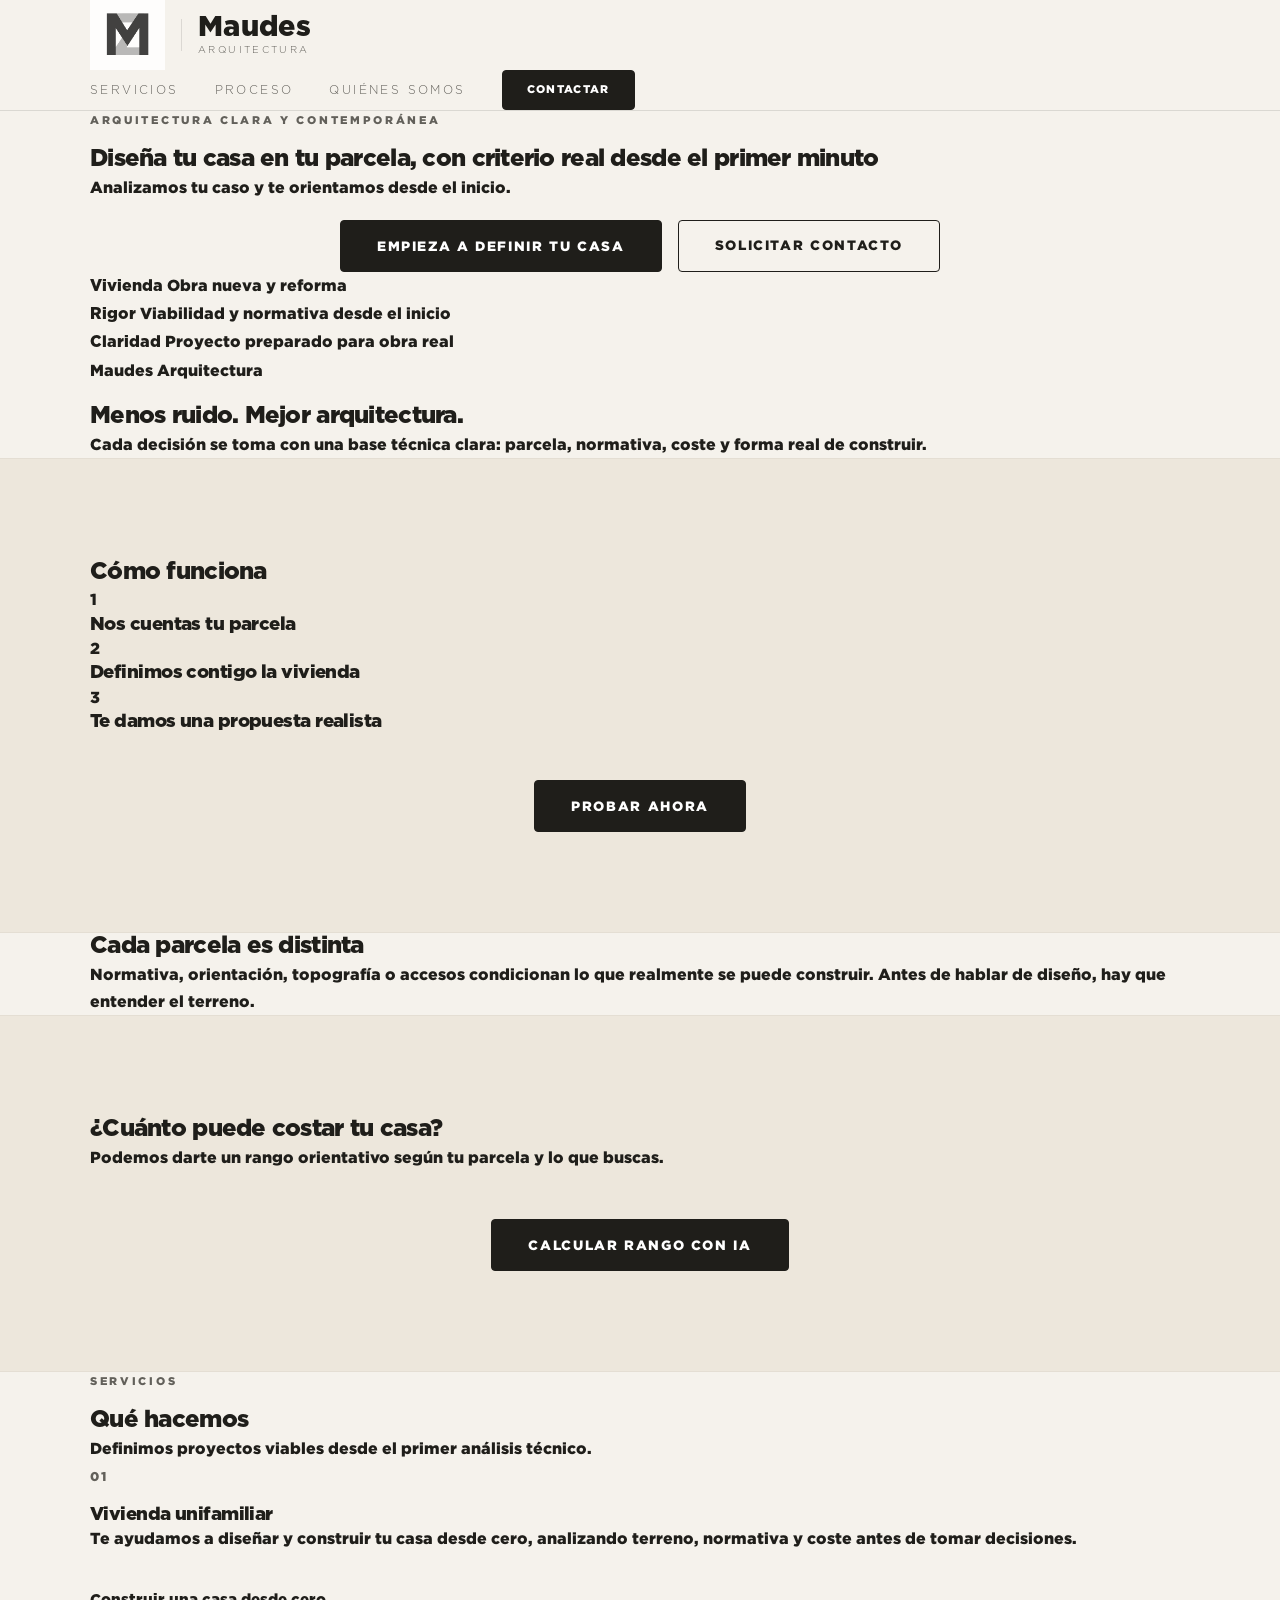
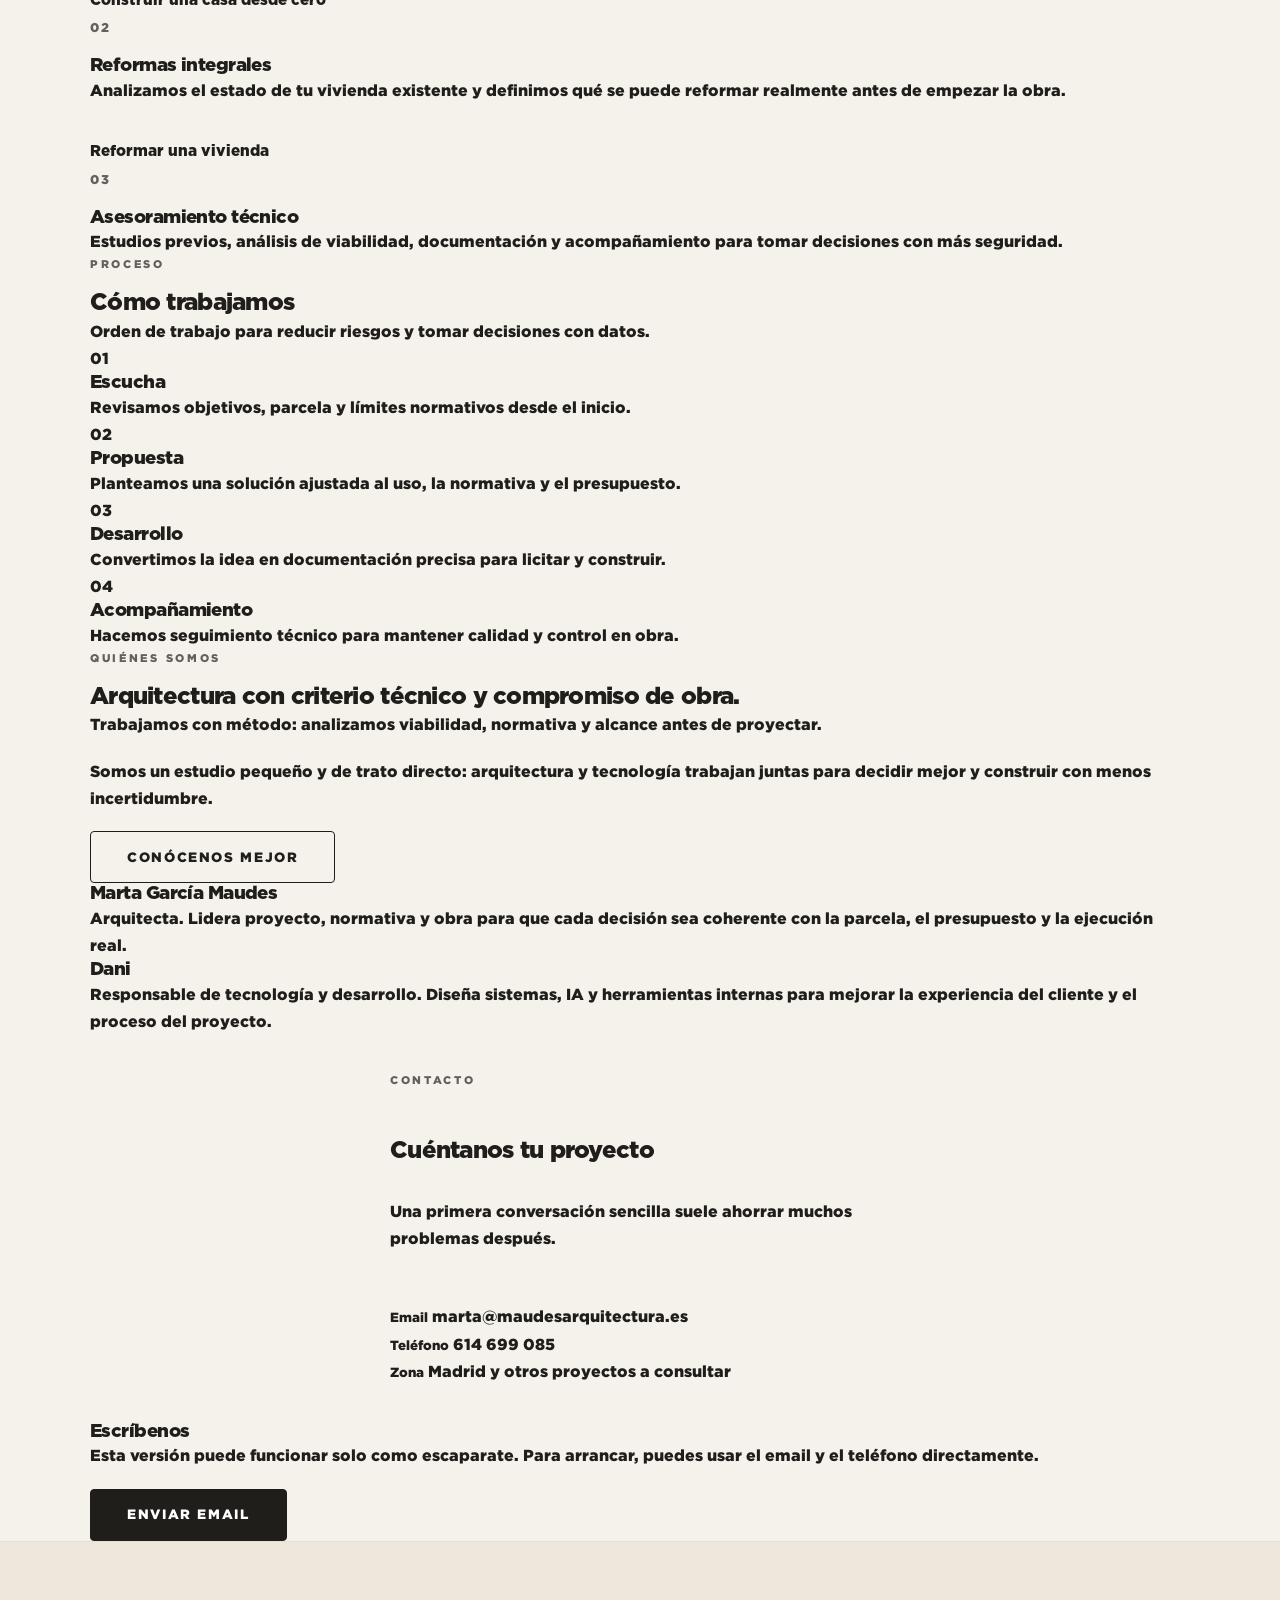
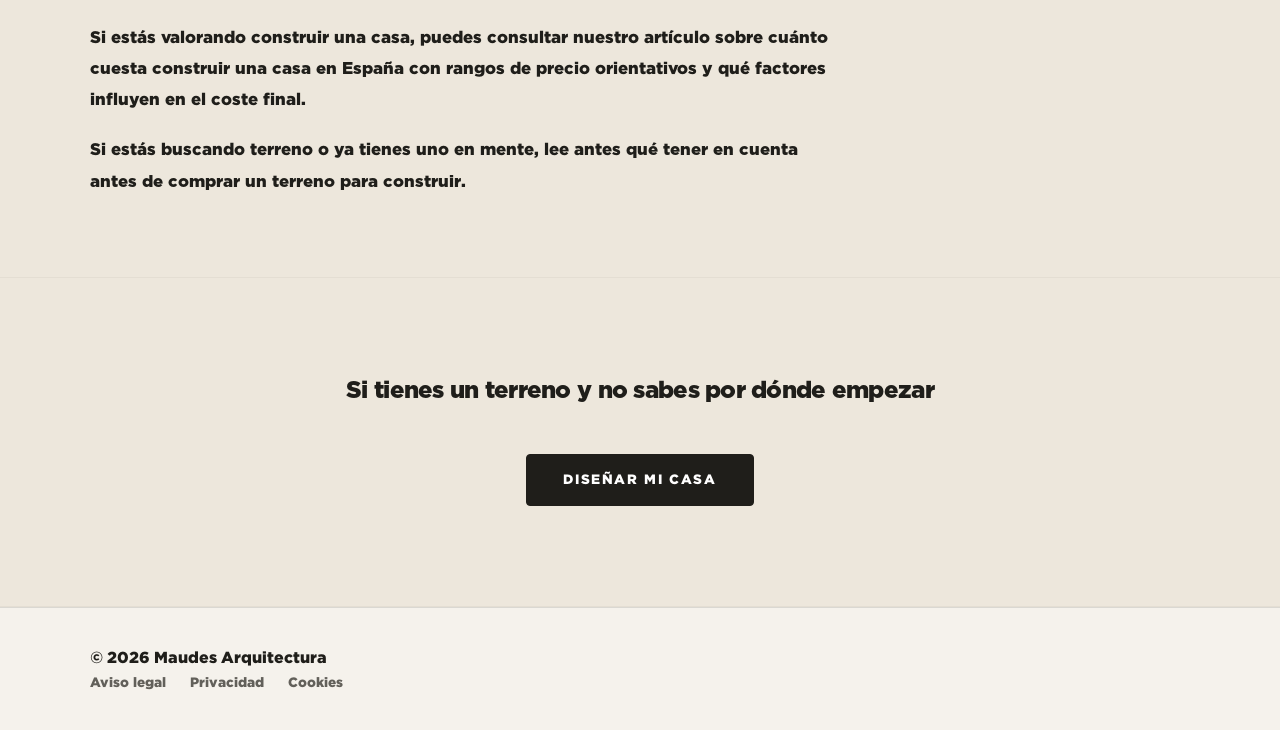
<file: index-old-backup.html>
<!DOCTYPE html>
<html lang="es">
<head>
  <meta charset="UTF-8" />
  <meta name="viewport" content="width=device-width, initial-scale=1.0" />
  <title>Maudes Arquitectura</title>
  <meta
    name="description"
    content="Maudes Arquitectura. Proyectos de vivienda, reformas y arquitectura residencial con una mirada contemporánea, clara y funcional."
  />
  
  <!-- Favicon -->
  <link rel="icon" type="image/png" href="favicon.png" />
  <link rel="apple-touch-icon" href="favicon.png" />
  
  <!-- Google Ads tag -->
  <script async src="https://www.googletagmanager.com/gtag/js?id=AW-18038177600"></script>
  <script>
    window.dataLayer = window.dataLayer || [];
    function gtag(){dataLayer.push(arguments);}
    gtag('js', new Date());
    gtag('config', 'AW-18038177600');
  </script>
  <link rel="stylesheet" href="styles.css" />
</head>
<body>
  <header class="site-header">
    <div class="container header-inner">
      <a href="#inicio" class="brand" aria-label="Maudes Arquitectura — Inicio">
        <img
          src="assets/logo-maudes-monograma.png"
          alt=""
          class="brand-logo"
          aria-hidden="true"
        />
        <span class="brand-divider" aria-hidden="true"></span>
        <div class="brand-text">
          <span class="brand-name">Maudes</span>
          <span class="brand-tagline">arquitectura</span>
        </div>
      </a>

      <nav class="nav">
        <a href="#servicios">Servicios</a>
        <a href="#proceso">Proceso</a>
        <a href="#estudio">Quiénes somos</a>
        <a href="#contacto" class="btn btn-dark">Contactar</a>
      </nav>
    </div>
  </header>

  <main>
    <section class="hero" id="inicio">
      <div class="container hero-grid">
        <div class="hero-copy">
          <p class="eyebrow">Arquitectura clara y contemporánea</p>
          <h1>Diseña tu casa en tu parcela, con criterio real desde el primer minuto</h1>
          <p class="lead">
            Analizamos tu caso y te orientamos desde el inicio.
          </p>

          <div class="hero-actions">
            <button type="button" onclick="startPublicChat()" class="btn btn-dark">Empieza a definir tu casa</button>
            <a href="#contacto" class="btn btn-light">Solicitar contacto</a>
          </div>

          <div class="hero-points">
            <div>
              <strong>Vivienda</strong>
              <span>Obra nueva y reforma</span>
            </div>
            <div>
              <strong>Rigor</strong>
              <span>Viabilidad y normativa desde el inicio</span>
            </div>
            <div>
              <strong>Claridad</strong>
              <span>Proyecto preparado para obra real</span>
            </div>
          </div>
        </div>

        <div class="hero-visual">
          <div class="hero-card">
            <p class="hero-card-label">Maudes Arquitectura</p>
            <h2>Menos ruido. Mejor arquitectura.</h2>
            <p>
              Cada decisión se toma con una base técnica clara:
              parcela, normativa, coste y forma real de construir.
            </p>
          </div>
        </div>
      </div>
    </section>

    <section class="section process" style="background: var(--bg-alt); border-top: 1px solid rgba(0,0,0,0.04); border-bottom: 1px solid rgba(0,0,0,0.04); padding: 100px 0;">
      <div class="container">
        <div class="section-head">
          <h2>Cómo funciona</h2>
        </div>
        <div class="steps" style="grid-template-columns: repeat(3, 1fr);">
          <div class="step">
            <span>1</span>
            <h3>Nos cuentas tu parcela</h3>
          </div>
          <div class="step">
            <span>2</span>
            <h3>Definimos contigo la vivienda</h3>
          </div>
          <div class="step">
            <span>3</span>
            <h3>Te damos una propuesta realista</h3>
          </div>
        </div>
        <div style="margin-top: 48px; text-align: center;">
          <button type="button" onclick="startPublicChat()" class="btn btn-dark">Probar ahora</button>
        </div>
      </div>
    </section>

    <section class="section differential">
      <div class="container">
        <div class="section-head">
          <h2>Cada parcela es distinta</h2>
          <p class="section-text">
            Normativa, orientación, topografía o accesos condicionan lo que realmente se puede construir.
            Antes de hablar de diseño, hay que entender el terreno.
          </p>
        </div>
      </div>
    </section>

    <section class="section estimation" style="background: var(--bg-alt); border-top: 1px solid rgba(0,0,0,0.04); border-bottom: 1px solid rgba(0,0,0,0.04); padding: 100px 0;">
      <div class="container">
        <div class="section-head">
          <h2>¿Cuánto puede costar tu casa?</h2>
          <p class="section-text">
            Podemos darte un rango orientativo según tu parcela y lo que buscas.
          </p>
        </div>
        <div style="margin-top: 48px; text-align: center;">
          <button type="button" onclick="startPublicChat()" class="btn btn-dark">Calcular rango con IA</button>
        </div>
      </div>
    </section>

    <section class="section" id="servicios">
      <div class="container">
        <div class="section-head">
          <p class="eyebrow">Servicios</p>
          <h2>Qué hacemos</h2>
          <p class="section-text">
            Definimos proyectos viables desde el primer análisis técnico.
          </p>
        </div>

        <div class="cards-3">
          <article class="card">
            <span class="card-number">01</span>
            <h3>Vivienda unifamiliar</h3>
            <p>
              Te ayudamos a diseñar y construir tu casa desde cero,
              analizando terreno, normativa y coste antes de tomar decisiones.
            </p>
            <a href="/arquitecto-vivienda-unifamiliar" class="card-link">Construir una casa desde cero</a>
          </article>

          <article class="card">
            <span class="card-number">02</span>
            <h3>Reformas integrales</h3>
            <p>
              Analizamos el estado de tu vivienda existente y definimos
              qué se puede reformar realmente antes de empezar la obra.
            </p>
            <a href="/rehabilitacion-vivienda" class="card-link">Reformar una vivienda</a>
          </article>

          <article class="card">
            <span class="card-number">03</span>
            <h3>Asesoramiento técnico</h3>
            <p>
              Estudios previos, análisis de viabilidad, documentación y
              acompañamiento para tomar decisiones con más seguridad.
            </p>
          </article>
        </div>
      </div>
    </section>

    <section class="section section-alt" id="proceso">
      <div class="container">
        <div class="section-head">
          <p class="eyebrow">Proceso</p>
          <h2>Cómo trabajamos</h2>
          <p class="section-text">
            Orden de trabajo para reducir riesgos y tomar decisiones con datos.
          </p>
        </div>

        <div class="steps">
          <article class="step">
            <span>01</span>
            <h3>Escucha</h3>
            <p>
              Revisamos objetivos, parcela y límites normativos desde el inicio.
            </p>
          </article>

          <article class="step">
            <span>02</span>
            <h3>Propuesta</h3>
            <p>
              Planteamos una solución ajustada al uso, la normativa y el presupuesto.
            </p>
          </article>

          <article class="step">
            <span>03</span>
            <h3>Desarrollo</h3>
            <p>
              Convertimos la idea en documentación precisa para licitar y construir.
            </p>
          </article>

          <article class="step">
            <span>04</span>
            <h3>Acompañamiento</h3>
            <p>
              Hacemos seguimiento técnico para mantener calidad y control en obra.
            </p>
          </article>
        </div>
      </div>
    </section>

    <section class="section" id="estudio">
      <div class="container studio-grid">
        <div class="studio-block studio-intro">
          <p class="eyebrow">Quiénes somos</p>
          <h2>Arquitectura con criterio técnico y compromiso de obra.</h2>
          <p>
            Trabajamos con método: analizamos viabilidad, normativa y alcance antes de proyectar.
          </p>
          <p>
            Somos un estudio pequeño y de trato directo: arquitectura y tecnología trabajan
            juntas para decidir mejor y construir con menos incertidumbre.
          </p>
          <a href="/quienes-somos" class="btn btn-light">Conócenos mejor</a>
        </div>

        <div class="studio-block team-photos" aria-label="Equipo Maudes Arquitectura">
          <div class="team-photo photo-marta" role="img" aria-label="Marta García Maudes"></div>
          <div class="team-photo photo-dani" role="img" aria-label="Dani"></div>
        </div>

        <div class="studio-block profile-block">
          <h3>Marta García Maudes</h3>
          <p>
            Arquitecta. Lidera proyecto, normativa y obra para que cada decisión sea
            coherente con la parcela, el presupuesto y la ejecución real.
          </p>
        </div>

        <div class="studio-block profile-block">
          <h3>Dani</h3>
          <p>
            Responsable de tecnología y desarrollo. Diseña sistemas, IA y herramientas
            internas para mejorar la experiencia del cliente y el proceso del proyecto.
          </p>
        </div>
      </div>
    </section>

    <section class="section section-contact" id="contacto">
      <div class="container contact-grid">
        <div class="contact-info">
          <p class="eyebrow">Contacto</p>
          <h2>Cuéntanos tu proyecto</h2>
          <p>
            Una primera conversación sencilla suele ahorrar muchos problemas después.
          </p>

          <div class="contact-items">
            <div>
              <small>Email</small>
              <a href="mailto:marta@maudesarquitectura.es">marta@maudesarquitectura.es</a>
            </div>
            <div>
              <small>Teléfono</small>
              <a href="tel:+34614699085">614 699 085</a>
            </div>
            <div>
              <small>Zona</small>
              <span>Madrid y otros proyectos a consultar</span>
            </div>
          </div>
        </div>

        <div class="contact-box">
          <h3>Escríbenos</h3>
          <p>
            Esta versión puede funcionar solo como escaparate. Para arrancar,
            puedes usar el email y el teléfono directamente.
          </p>

          <a class="btn btn-dark full" href="mailto:marta@maudesarquitectura.es?subject=Consulta%20desde%20la%20web%20de%20Maudes%20Arquitectura">
            Enviar email
          </a>
        </div>
      </div>
    </section>

    <section class="section" style="padding: 80px 0; background: var(--bg-alt); border-top: 1px solid rgba(0,0,0,0.04);">
      <div class="container">
        <p style="margin: 0 0 20px; color: var(--muted); font-size: 1.05rem; line-height: 1.8; max-width: 62ch;">
          Si estás valorando construir una casa, puedes consultar nuestro artículo sobre <a href="/cuanto-cuesta-construir-una-casa" style="color: var(--text); font-weight: 900; text-decoration: none;">cuánto cuesta construir una casa en España</a> con rangos de precio orientativos y qué factores influyen en el coste final.
        </p>
        <p style="margin: 0; color: var(--muted); font-size: 1.05rem; line-height: 1.8; max-width: 62ch;">
          Si estás buscando terreno o ya tienes uno en mente, lee antes <a href="/comprar-terreno-construir-casa" style="color: var(--text); font-weight: 900; text-decoration: none;">qué tener en cuenta antes de comprar un terreno para construir</a>.
        </p>
      </div>
    </section>

    <section class="section final-cta" style="background: var(--bg-alt); border-top: 1px solid rgba(0,0,0,0.04); border-bottom: 1px solid rgba(0,0,0,0.04); padding: 100px 0;">
      <div class="container">
        <div class="section-head" style="text-align: center; max-width: 800px; margin: 0 auto 48px;">
          <h2>Si tienes un terreno y no sabes por dónde empezar</h2>
        </div>
        <div style="text-align: center;">
          <button type="button" onclick="startPublicChat()" class="btn btn-dark">Diseñar mi casa</button>
        </div>
      </div>
    </section>
  </main>

  <footer class="site-footer">
    <div class="container footer-inner">
      <div>© 2026 Maudes Arquitectura</div>
      <div class="footer-links">
        <a href="aviso-legal.html">Aviso legal</a>
        <a href="privacidad.html">Privacidad</a>
        <a href="cookies.html">Cookies</a>
      </div>
    </div>
  </footer>

  <script>
    async function startPublicChat(leadData = null) {
      try {
        const res = await fetch('https://api.maudesarquitectura.es/api/public-intake/session', {
          method: 'POST',
          headers: { 'Content-Type': 'application/json' },
          body: JSON.stringify({
            tenantId: 'b490965c-41c3-4baf-807e-fbc06d7b86de',
            leadData: leadData
          })
        });

        const data = await res.json();

        window.location.href =
          'https://iarquitect.maudesarquitectura.es' + data.redirectUrl;

      } catch (err) {
        alert('No se ha podido iniciar la sesión. Inténtalo de nuevo.');
      }
    }
  </script>
</body>
</html>
</file>
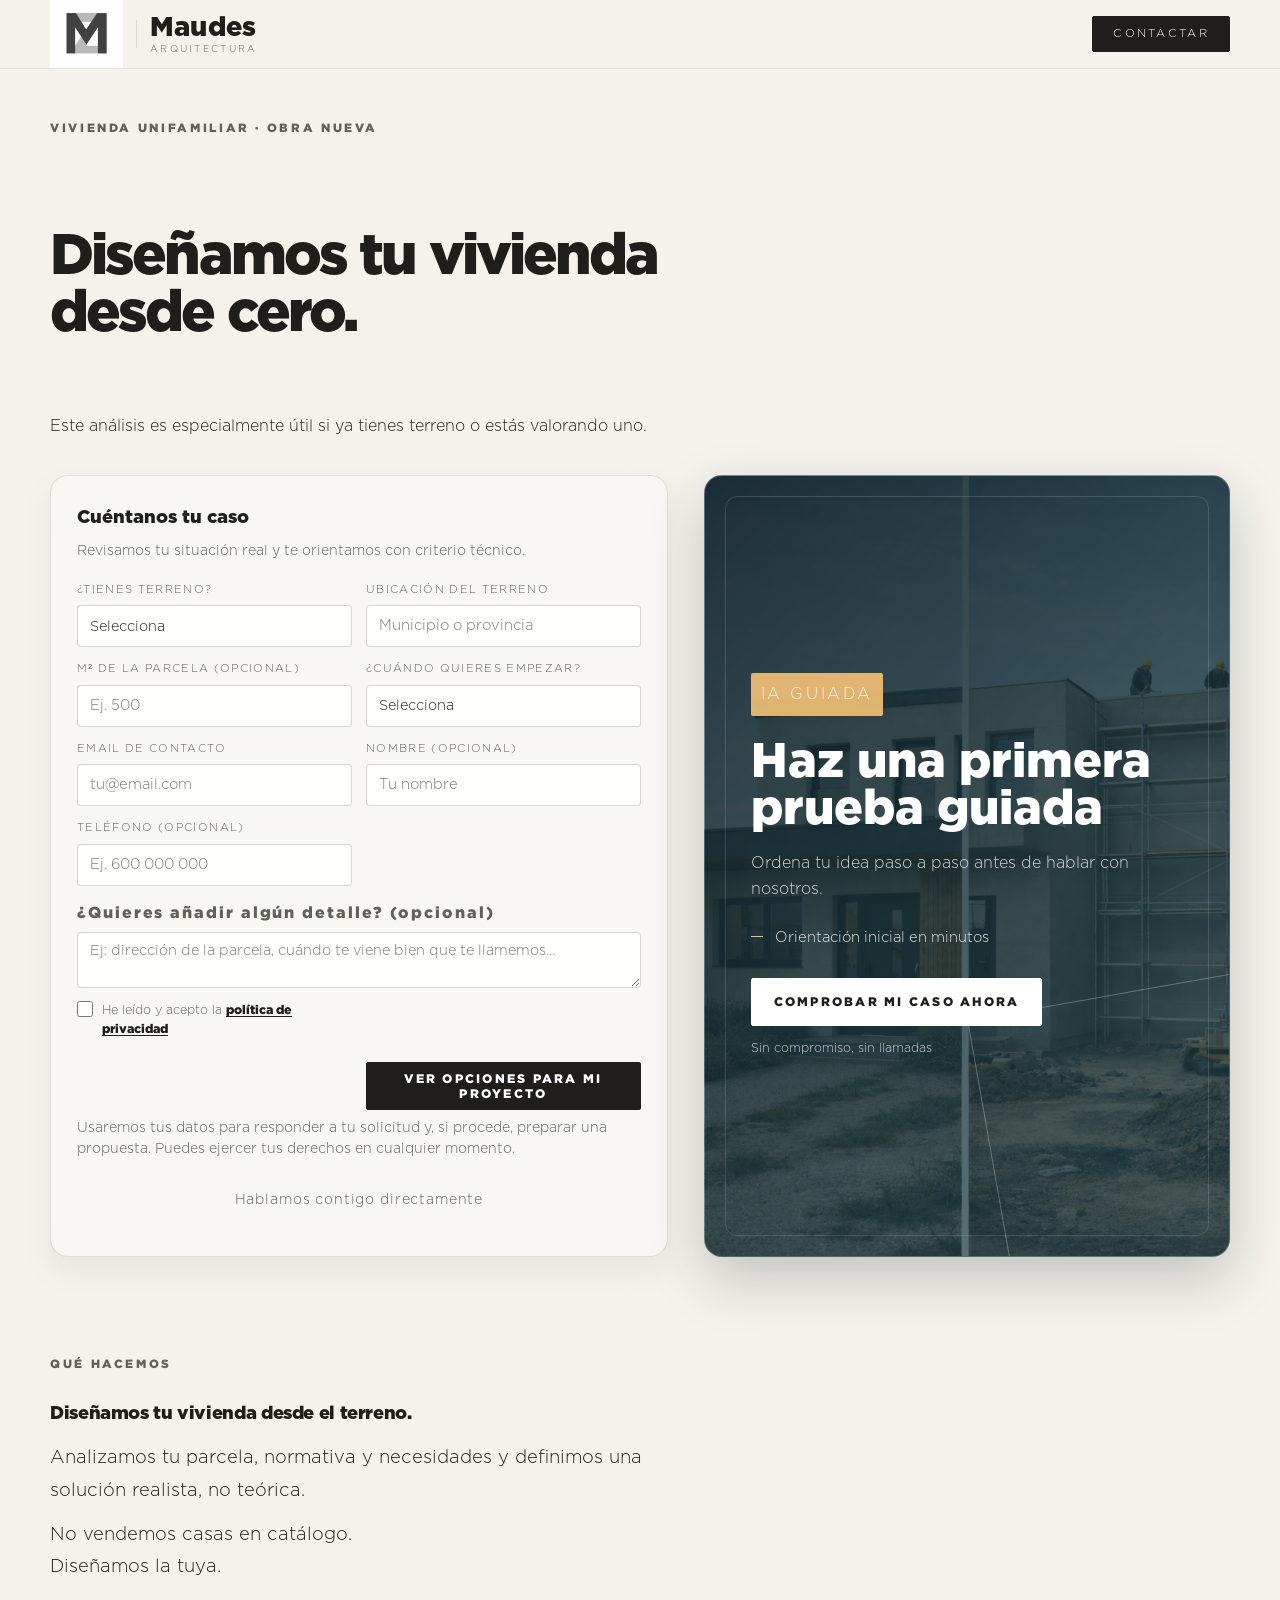
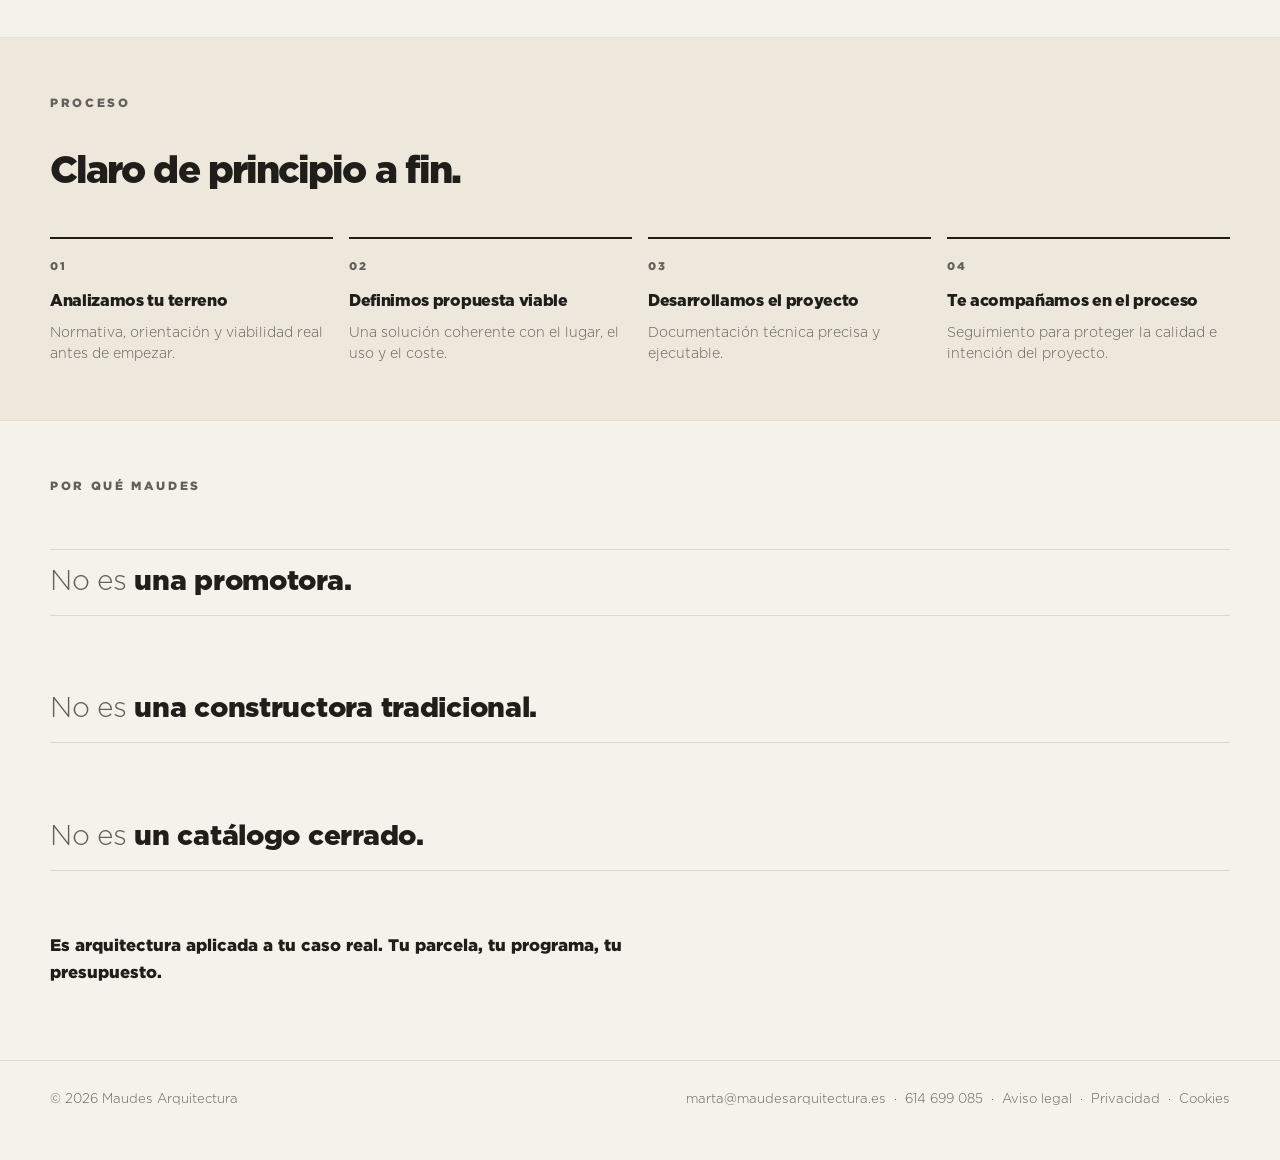
<file: landing-ads.html>
<!DOCTYPE html>
<html lang="es">
<head>
  <meta charset="UTF-8" />
  <meta name="viewport" content="width=device-width, initial-scale=1.0" />
  <title>¿Tienes terreno? Diseñamos tu vivienda — Maudes Arquitectura</title>
  <meta name="description" content="Diseñamos tu vivienda unifamiliar desde tu parcela. Propuesta realista, proceso claro, sin intermediarios innecesarios." />
  <meta name="robots" content="noindex, nofollow" />
  
  <!-- Favicon -->
  <link rel="icon" type="image/png" href="favicon.png" />
  <link rel="apple-touch-icon" href="favicon.png" />
  
  <!-- Google Ads tag -->
  <script async src="https://www.googletagmanager.com/gtag/js?id=AW-18038177600"></script>
  <script>
    window.dataLayer = window.dataLayer || [];
    function gtag(){dataLayer.push(arguments);}
    gtag('js', new Date());
    gtag('config', 'AW-18038177600');
  </script>
  <script src="https://challenges.cloudflare.com/turnstile/v0/api.js" async defer></script>
  <link rel="stylesheet" href="styles-pages.css" />
  <link rel="stylesheet" href="pages-custom.css" />
</head>
<body>

  <!-- HEADER ─────────────────────────────────────────────────────────── -->
  <header class="site-header">
    <div class="container header-inner">
      <a href="#inicio" class="brand" aria-label="Maudes Arquitectura — Inicio">
        <img
          src="assets/logo-maudes-monograma.png"
          alt=""
          class="brand-logo"
          aria-hidden="true"
        />
        <span class="brand-divider" aria-hidden="true"></span>
        <div class="brand-text">
          <span class="brand-name">Maudes</span>
          <span class="brand-tagline">arquitectura</span>
        </div>
      </a>

      <a href="#formulario" class="btn btn-dark">Contactar</a>
    </div>
  </header>

  <main>

    <!-- HERO ─────────────────────────────────────────────────────────── -->
    <section class="campaign-hero" id="inicio">
      <div class="container campaign-hero-inner">

        <!-- Columna izquierda: copy + filtro + CTA -->
        <div class="campaign-hero-copy">
          <p class="eyebrow">Vivienda unifamiliar · Obra nueva</p>

          <h1 class="campaign-hero h1">Diseñamos tu vivienda desde cero.</h1>

        </div>

        <div class="campaign-container">
          <div class="campaign-choice-header">
            <p>Este análisis es especialmente útil si ya tienes terreno o estás valorando uno.</p>
          </div>

          <div class="campaign-left">
            <!-- Columna derecha: formulario sticky -->
            <div class="campaign-form-card" id="formulario">
              <h3>Cuéntanos tu caso</h3>
              <p>Revisamos tu situación real y te orientamos con criterio técnico.</p>

              <form class="lead-form" id="lead-form" action="/api/lead" method="post" novalidate>

            <div class="form-field">
              <label for="tiene_terreno">¿Tienes terreno?</label>
              <select id="tiene_terreno" name="tiene_terreno" required>
                <option value="" disabled selected>Selecciona</option>
                <option value="si">Sí</option>
                <option value="no">No</option>
              </select>
              <p class="form-disqualify" id="no-terreno-msg" hidden>
                Puedes contarnos qué estás valorando y revisamos cómo orientarte.
              </p>
            </div>

            <div class="form-field">
              <label for="ubicacion">Ubicación del terreno</label>
              <input
                type="text"
                id="ubicacion"
                name="ubicacion"
                placeholder="Municipio o provincia"
                required
                autocomplete="off"
              />
            </div>

            <div class="form-field">
              <label for="m2_parcela">M² de la parcela (opcional)</label>
              <input
                type="text"
                id="m2_parcela"
                name="m2_parcela"
                placeholder="Ej. 500"
                autocomplete="off"
              />
            </div>

            <div class="form-field">
              <label for="plazo">¿Cuándo quieres empezar?</label>
              <select id="plazo" name="plazo" required>
                <option value="" disabled selected>Selecciona</option>
                <option value="ya">Ya</option>
                <option value="3-6m">3–6 meses</option>
                <option value="6-12m">6–12 meses</option>
              </select>
            </div>

            <div class="form-field">
              <label for="email">Email de contacto</label>
              <input
                type="email"
                id="email"
                name="email"
                placeholder="tu@email.com"
                required
                autocomplete="email"
              />
            </div>

            <div class="form-field">
              <label for="nombre">Nombre (opcional)</label>
              <input
                type="text"
                id="nombre"
                name="nombre"
                placeholder="Tu nombre"
                autocomplete="name"
              />
            </div>

            <div class="form-field">
              <label for="telefono">Teléfono (opcional)</label>
              <input
                type="tel"
                id="telefono"
                name="telefono"
                placeholder="Ej. 600 000 000"
                autocomplete="tel"
              />
            </div>

            <div class="form-group form-field-full">
              <label for="comentarios">¿Quieres añadir algún detalle? (opcional)</label>
              <textarea
                id="comentarios"
                name="comentarios"
                rows="2"
                placeholder="Ej: dirección de la parcela, cuándo te viene bien que te llamemos…"
              ></textarea>
            </div>

            <div class="form-check form-check-privacy">
              <input type="checkbox" id="privacidad" name="privacidad" value="aceptada" required>
              <label for="privacidad">
                He leído y acepto la <a href="/privacidad" target="_blank" rel="noopener">política de privacidad</a>
              </label>
            </div>

            <div class="turnstile-wrap">
              <div
                class="cf-turnstile"
                data-sitekey="0x4AAAAAADFokOu6ozuvzaz1"
                data-appearance="interaction-only"
              ></div>
            </div>

            <button type="submit" class="btn-form-submit form-submit-full">
              Ver opciones para mi proyecto
            </button>

            <p class="form-legal form-field-full">
              Usaremos tus datos para responder a tu solicitud y, si procede, preparar una propuesta. Puedes ejercer tus derechos en cualquier momento.
            </p>

            <p class="form-trust form-field-full">Hablamos contigo directamente</p>

              </form>
            </div>
          </div>

          <div class="campaign-right">
            <div class="ia-panel">
              <div class="ia-panel-content">
                <p class="ia-kicker">IA guiada</p>
                <h3>Haz una primera prueba guiada</h3>
                <p>Ordena tu idea paso a paso antes de hablar con nosotros.</p>

                <ul class="ia-benefits">
                  <li>Orientación inicial en minutos</li>
                </ul>

                <button type="button" id="btn-ia">Comprobar mi caso ahora</button>
                <p class="ia-microcopy">Sin compromiso, sin llamadas</p>
              </div>
            </div>
          </div>
        </div>

      </div>
    </section>

    <!-- EXPLICACIÓN ─────────────────────────────────────────────────── -->
    <section class="campaign-section">
      <div class="container">
        <p class="eyebrow">Qué hacemos</p>
        <div class="campaign-text-block">
          <p><strong>Diseñamos tu vivienda desde el terreno.</strong></p>
          <p>
            Analizamos tu parcela, normativa y necesidades
            y definimos una solución realista, no teórica.
          </p>
          <p>
            No vendemos casas en catálogo.<br />
            Diseñamos la tuya.
          </p>
        </div>
      </div>
    </section>

    <!-- PROCESO ─────────────────────────────────────────────────────── -->
    <section class="campaign-section campaign-section-alt">
      <div class="container">
        <p class="eyebrow">Proceso</p>
        <h2 style="margin:0 0 4px; font-size: clamp(1.8rem,3vw,2.8rem); font-weight:900; letter-spacing:-0.05em;">Claro de principio a fin.</h2>

        <div class="campaign-steps">
          <div class="campaign-step">
            <span class="campaign-step-num">01</span>
            <h3>Analizamos tu terreno</h3>
            <p>Normativa, orientación y viabilidad real antes de empezar.</p>
          </div>
          <div class="campaign-step">
            <span class="campaign-step-num">02</span>
            <h3>Definimos propuesta viable</h3>
            <p>Una solución coherente con el lugar, el uso y el coste.</p>
          </div>
          <div class="campaign-step">
            <span class="campaign-step-num">03</span>
            <h3>Desarrollamos el proyecto</h3>
            <p>Documentación técnica precisa y ejecutable.</p>
          </div>
          <div class="campaign-step">
            <span class="campaign-step-num">04</span>
            <h3>Te acompañamos en el proceso</h3>
            <p>Seguimiento para proteger la calidad e intención del proyecto.</p>
          </div>
        </div>
      </div>
    </section>

    <!-- DIFERENCIACIÓN ──────────────────────────────────────────────── -->
    <section class="campaign-section">
      <div class="container">
        <p class="eyebrow">Por qué Maudes</p>

        <div class="campaign-diff">
          <p class="campaign-diff-line">No es <strong>una promotora.</strong></p>
          <p class="campaign-diff-line">No es <strong>una constructora tradicional.</strong></p>
          <p class="campaign-diff-line">No es <strong>un catálogo cerrado.</strong></p>
        </div>

        <p class="campaign-diff-conclusion">
          Es arquitectura aplicada a tu caso real.
          Tu parcela, tu programa, tu presupuesto.
        </p>
      </div>
    </section>

  </main>

  <!-- FOOTER MÍNIMO ───────────────────────────────────────────────── -->
  <footer class="campaign-footer">
    <div class="container campaign-footer-inner">
      <span class="campaign-footer-copy">© 2026 Maudes Arquitectura</span>
      <span>
        <a href="mailto:marta@maudesarquitectura.es">marta@maudesarquitectura.es</a>
        &nbsp;·&nbsp;
        <a href="tel:+34614699085">614 699 085</a>
        &nbsp;·&nbsp;
        <a href="aviso-legal.html">Aviso legal</a>
        &nbsp;·&nbsp;
        <a href="privacidad.html">Privacidad</a>
        &nbsp;·&nbsp;
        <a href="cookies.html">Cookies</a>
      </span>
    </div>
  </footer>

  <script>
    window.MaudesArqSuiteIntakeConfig = {
      tenantId: '46df1d61-7ffe-4469-8b42-b521eda04e8b',
      buttonText: 'Comprobar mi caso ahora',
      primaryColor: '#1d1d1b',
      appUrl: 'https://iarquitect.maudesarquitectura.es'
    };

    (function () {
      var diagnostics = window.__MAUDES_LANDING_DIAGNOSTICS__ = window.__MAUDES_LANDING_DIAGNOSTICS__ || [];
      var hadWindowConfig = Boolean(window._config);
      window._config = window._config || window.MaudesArqSuiteIntakeConfig;

      function record(step, detail) {
        var entry = {
          step: step,
          detail: detail || null,
          readyState: document.readyState,
          time: new Date().toISOString()
        };
        diagnostics.push(entry);
        console.log('[landing-ads]', step, detail || '');
      }

      window.addEventListener('error', function (event) {
        console.error('[landing-ads] GLOBAL ERROR', {
          message: event.message,
          source: event.filename,
          line: event.lineno,
          column: event.colno,
          error: event.error
        });
      });

      window.addEventListener('unhandledrejection', function (event) {
        console.error('[landing-ads] PROMISE ERROR', event.reason);
      });

      record('EMBED INIT START', {
        formExists: Boolean(document.getElementById('lead-form')),
        iaPanelExists: Boolean(document.querySelector('.ia-panel')),
        btnIaExists: Boolean(document.getElementById('btn-ia')),
        turnstileScriptPresent: Boolean(document.querySelector('script[src*="turnstile"]'))
      });

      if (!hadWindowConfig) {
        console.warn('[landing-ads] window._config no existía; aplicado fallback controlado. El embed actual usa _config local.');
      }

      window.__maudesRecordLandingStep = record;
    })();
    window.__maudesRecordLandingStep('CONFIG FALLBACK READY', window.MaudesArqSuiteIntakeConfig);
  </script>
  <script
    src="https://iarquitect.maudesarquitectura.es/embed.js?v=20260430-landing-ads"
    data-tenant-id="46df1d61-7ffe-4469-8b42-b521eda04e8b"
    data-mode="modal"
    data-button-text="Comprobar mi caso ahora"
    data-primary-color="#1d1d1b"
    data-app-url="https://iarquitect.maudesarquitectura.es"
    onload="window.__maudesRecordLandingStep && window.__maudesRecordLandingStep('EMBED SCRIPT LOAD', { hasApi: Boolean(window.ArqSuiteIntake && window.ArqSuiteIntake.open), loadedFlag: Boolean(window.__ArqSuiteIntakeLoaded) })"
    onerror="window.__maudesRecordLandingStep && window.__maudesRecordLandingStep('EMBED SCRIPT ERROR', { src: this.src })">
  </script>
  <style>
    .arqsuite-intake-btn {
      display: none !important;
    }
  </style>
  <script>
    (function () {
      var fallbackState = {
        overlay: null,
        iframe: null,
        isOpen: false
      };

      function getIntakeConfig() {
        return window.MaudesArqSuiteIntakeConfig || {};
      }

      function hasOfficialWidgetApi() {
        return Boolean(
          window.ArqSuiteIntake &&
          typeof window.ArqSuiteIntake.open === 'function'
        );
      }

      function ensureFallbackWidget(reason) {
        if (hasOfficialWidgetApi()) {
          window.__maudesRecordLandingStep('OFFICIAL WIDGET API READY', {
            reason: reason || null,
            loadedFlag: Boolean(window.__ArqSuiteIntakeLoaded)
          });
          return;
        }

        var config = getIntakeConfig();

        window.__maudesRecordLandingStep('FALLBACK WIDGET CREATE', {
          reason: reason || 'API oficial no disponible',
          loadedFlag: Boolean(window.__ArqSuiteIntakeLoaded),
          hasArqSuiteIntake: Boolean(window.ArqSuiteIntake),
          config: config
        });

        window.ArqSuiteIntake = {
          open: function (options) {
            openFallbackIntake(options || {});
          },
          close: closeFallbackIntake,
          forceClose: closeFallbackIntake,
          configure: function (options) {
            if (!options) {
              return;
            }
            window.MaudesArqSuiteIntakeConfig = Object.assign({}, getIntakeConfig(), options);
          },
          isOpen: function () {
            return fallbackState.isOpen;
          },
          getConfig: function () {
            return Object.assign({}, getIntakeConfig());
          }
        };

        console.warn('[ArqSuiteIntake] Fallback local activado:', reason || 'API oficial no disponible', config);
      }

      function buildFallbackIntakeUrl(options) {
        var config = getIntakeConfig();
        var tenantId = options.tenantId || config.tenantId;
        var appUrl = (options.appUrl || config.appUrl || '').replace(/\/$/, '');

        if (!tenantId) {
          console.error('[ArqSuiteIntake] tenantId requerido para abrir el intake.');
          return null;
        }

        if (!appUrl) {
          console.error('[ArqSuiteIntake] appUrl requerido para abrir el intake.');
          return null;
        }

        return appUrl + '/intake?tenantId=' + encodeURIComponent(tenantId);
      }

      function createFallbackOverlay() {
        if (fallbackState.overlay) {
          return;
        }

        window.__maudesRecordLandingStep('FALLBACK OVERLAY CREATE');
        ensureFallbackStyles();

        var config = getIntakeConfig();
        var overlay = document.createElement('div');
        overlay.className = 'arqsuite-intake-overlay';
        overlay.setAttribute('role', 'dialog');
        overlay.setAttribute('aria-modal', 'true');
        overlay.setAttribute('aria-label', 'Chat de proyecto');

        var modal = document.createElement('div');
        modal.className = 'arqsuite-intake-modal';

        var header = document.createElement('div');
        header.className = 'arqsuite-intake-modal-header';
        header.style.background = config.primaryColor || '#1d1d1b';

        var title = document.createElement('p');
        title.className = 'arqsuite-intake-modal-title';
        title.textContent = config.buttonText || 'Comprobar mi caso ahora';

        var close = document.createElement('button');
        close.className = 'arqsuite-intake-close';
        close.type = 'button';
        close.setAttribute('aria-label', 'Cerrar chat');
        close.innerHTML = '&#x2715;';
        close.addEventListener('click', closeFallbackIntake);

        var iframe = document.createElement('iframe');
        iframe.className = 'arqsuite-intake-iframe';
        iframe.setAttribute('allow', 'microphone; camera');
        iframe.setAttribute('title', 'ArqSuite Intake Chat');

        header.appendChild(title);
        header.appendChild(close);
        modal.appendChild(header);
        modal.appendChild(iframe);
        overlay.appendChild(modal);
        overlay.addEventListener('click', function (event) {
          if (event.target === overlay) {
            closeFallbackIntake();
          }
        });

        fallbackState.overlay = overlay;
        fallbackState.iframe = iframe;
        document.body.appendChild(overlay);
      }

      function ensureFallbackStyles() {
        if (document.getElementById('maudes-arqsuite-fallback-styles')) {
          return;
        }

        var style = document.createElement('style');
        style.id = 'maudes-arqsuite-fallback-styles';
        style.textContent = [
          '.arqsuite-intake-overlay{display:none;position:fixed;inset:0;z-index:2147483641;background:rgba(0,0,0,.55);align-items:center;justify-content:center;padding:16px;box-sizing:border-box}',
          '.arqsuite-intake-overlay--open{display:flex}',
          '.arqsuite-intake-modal{position:relative;width:100%;max-width:520px;height:90vh;max-height:760px;background:#fff;border-radius:16px;overflow:hidden;box-shadow:0 20px 60px rgba(0,0,0,.35);display:flex;flex-direction:column}',
          '.arqsuite-intake-modal-header{display:flex;align-items:center;justify-content:space-between;padding:12px 16px 12px 20px;flex-shrink:0}',
          '.arqsuite-intake-modal-title{font-family:-apple-system,BlinkMacSystemFont,"Segoe UI",Roboto,sans-serif;font-size:14px;font-weight:600;color:#fff;margin:0;opacity:.92}',
          '.arqsuite-intake-close{background:rgba(255,255,255,.18);border:0;border-radius:50%;width:30px;height:30px;display:flex;align-items:center;justify-content:center;cursor:pointer;font-size:16px;color:#fff;line-height:1;padding:0;flex-shrink:0}',
          '.arqsuite-intake-iframe{flex:1;width:100%;border:0;display:block}',
          '@media(max-width:580px){.arqsuite-intake-overlay{padding:0;align-items:flex-end}.arqsuite-intake-modal{max-width:100%;height:95vh;max-height:none;border-radius:16px 16px 0 0}}'
        ].join('');
        document.head.appendChild(style);
      }

      function openFallbackIntake(options) {
        var url = buildFallbackIntakeUrl(options);
        if (!url) {
          return;
        }

        window.__maudesRecordLandingStep('FALLBACK OVERLAY OPEN', { url: url });
        createFallbackOverlay();
        fallbackState.iframe.src = url;
        fallbackState.overlay.classList.add('arqsuite-intake-overlay--open');
        document.body.style.overflow = 'hidden';
        fallbackState.isOpen = true;
      }

      function closeFallbackIntake() {
        if (!fallbackState.overlay) {
          return;
        }

        fallbackState.overlay.classList.remove('arqsuite-intake-overlay--open');
        if (fallbackState.iframe) {
          fallbackState.iframe.src = 'about:blank';
        }
        document.body.style.overflow = '';
        fallbackState.isOpen = false;
      }

      function bindIaButton() {
        window.__maudesRecordLandingStep('BIND IA BUTTON START', {
          hasOfficialApi: hasOfficialWidgetApi(),
          loadedFlag: Boolean(window.__ArqSuiteIntakeLoaded)
        });

        var iaButton = document.getElementById('btn-ia');
        if (!iaButton) {
          console.error('[ArqSuiteIntake] No se encontró #btn-ia.');
          return;
        }

        iaButton.addEventListener('click', function () {
          window.__maudesRecordLandingStep('IA BUTTON CLICK', {
            hasOfficialApi: hasOfficialWidgetApi(),
            loadedFlag: Boolean(window.__ArqSuiteIntakeLoaded)
          });

          ensureFallbackWidget('click sin API oficial disponible');

          window.ArqSuiteIntake.open({
            tenantId: getIntakeConfig().tenantId,
            buttonText: getIntakeConfig().buttonText,
            primaryColor: getIntakeConfig().primaryColor,
            appUrl: getIntakeConfig().appUrl
          });
        });

        window.setTimeout(function () {
          ensureFallbackWidget('embed.js no expuso ArqSuiteIntake.open tras cargar la landing');
        }, 1500);
      }

      if (document.readyState === 'loading') {
        document.addEventListener('DOMContentLoaded', bindIaButton);
      } else {
        bindIaButton();
      }
    })();

    (function () {
      var form = document.getElementById('lead-form');
      var select = document.getElementById('tiene_terreno');
      var submit = document.querySelector('#lead-form .btn-form-submit');
      var msg    = document.getElementById('no-terreno-msg');

      form.addEventListener('submit', function (event) {
        if (!form.checkValidity()) {
          event.preventDefault();
          form.reportValidity();
          return;
        }

        var turnstileResponse = form.elements['cf-turnstile-response'];
        if (window.turnstile && (!turnstileResponse || !turnstileResponse.value)) {
          event.preventDefault();
          window.turnstile.reset();
          return;
        }

        var leadData = {
          tiene_terreno: form.elements.tiene_terreno ? form.elements.tiene_terreno.value : '',
          ubicacion: form.elements.ubicacion ? form.elements.ubicacion.value.trim() : '',
          m2_parcela: form.elements.m2_parcela ? form.elements.m2_parcela.value.trim() : '',
          plazo: form.elements.plazo ? form.elements.plazo.value : '',
          email: form.elements.email ? form.elements.email.value.trim() : '',
          nombre: form.elements.nombre ? form.elements.nombre.value.trim() : '',
          telefono: form.elements.telefono ? form.elements.telefono.value.trim() : '',
          privacidad: form.elements.privacidad && form.elements.privacidad.checked ? 'aceptada' : '',
          comentarios: form.elements.comentarios ? form.elements.comentarios.value.trim() : ''
        };

        try {
          sessionStorage.setItem('leadData', JSON.stringify(leadData));
        } catch (err) {
          console.warn('No se pudo guardar leadData en sessionStorage', err);
        }
      });

      select.addEventListener('change', function () {
        var noTerreno = this.value === 'no';
        submit.disabled = noTerreno;
        msg.hidden = !noTerreno;
      });
    })();
  </script>
</body>
</html>
</file>
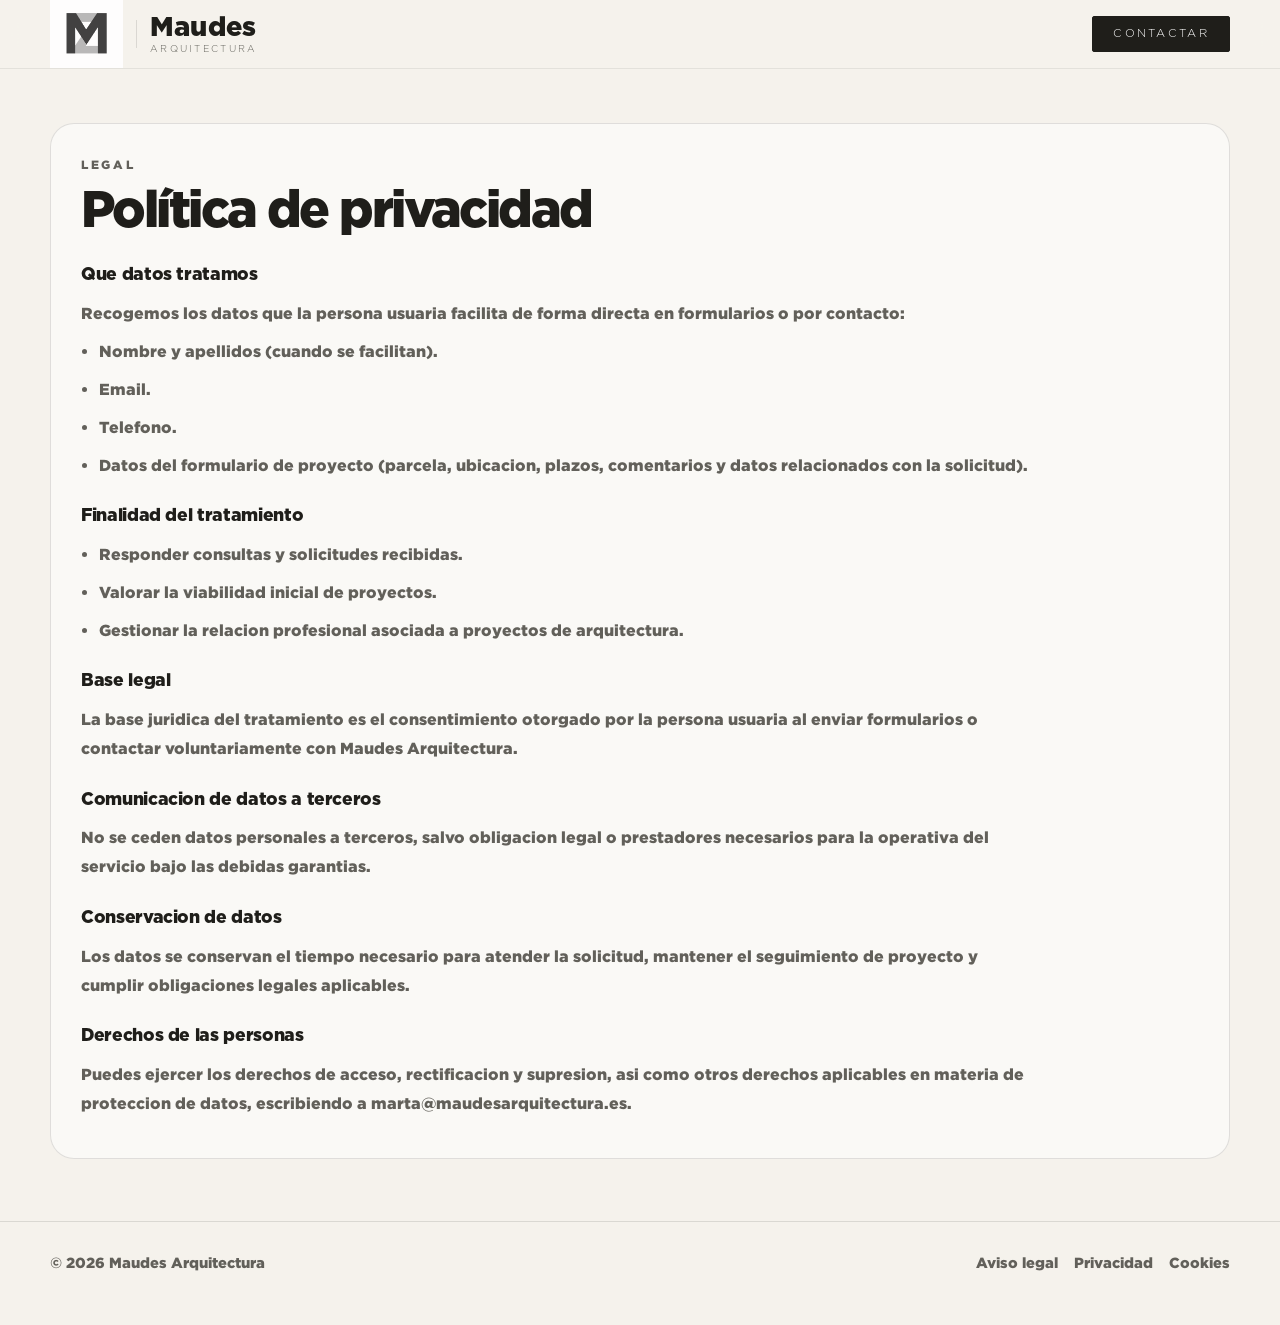
<file: privacidad.html>
<!DOCTYPE html>
<html lang="es">
<head>
  <meta charset="UTF-8" />
  <meta name="viewport" content="width=device-width, initial-scale=1.0" />
  <title>Política de privacidad - Maudes Arquitectura</title>
  <meta name="description" content="Política de privacidad de Maudes Arquitectura." />
  
  <!-- Favicon -->
  <link rel="icon" type="image/png" href="favicon.png" />
  <link rel="apple-touch-icon" href="favicon.png" />
  
  <link rel="stylesheet" href="styles-pages.css" />
  <link rel="stylesheet" href="pages-custom.css" />
</head>
<body>
  <header class="site-header">
    <div class="container header-inner">
      <a href="index.html#inicio" class="brand" aria-label="Maudes Arquitectura — Inicio">
        <img src="assets/logo-maudes-monograma.png" alt="" class="brand-logo" aria-hidden="true" />
        <span class="brand-divider" aria-hidden="true"></span>
        <div class="brand-text">
          <span class="brand-name">Maudes</span>
          <span class="brand-tagline">arquitectura</span>
        </div>
      </a>
      <a href="index.html#contacto" class="btn btn-dark">Contactar</a>
    </div>
  </header>

  <main>
    <section class="legal-page">
      <div class="container">
        <article class="legal-card">
          <p class="eyebrow">Legal</p>
          <h1>Política de privacidad</h1>

          <h2>Que datos tratamos</h2>
          <p>Recogemos los datos que la persona usuaria facilita de forma directa en formularios o por contacto:</p>
          <ul>
            <li>Nombre y apellidos (cuando se facilitan).</li>
            <li>Email.</li>
            <li>Telefono.</li>
            <li>Datos del formulario de proyecto (parcela, ubicacion, plazos, comentarios y datos relacionados con la solicitud).</li>
          </ul>

          <h2>Finalidad del tratamiento</h2>
          <ul>
            <li>Responder consultas y solicitudes recibidas.</li>
            <li>Valorar la viabilidad inicial de proyectos.</li>
            <li>Gestionar la relacion profesional asociada a proyectos de arquitectura.</li>
          </ul>

          <h2>Base legal</h2>
          <p>La base juridica del tratamiento es el consentimiento otorgado por la persona usuaria al enviar formularios o contactar voluntariamente con Maudes Arquitectura.</p>

          <h2>Comunicacion de datos a terceros</h2>
          <p>No se ceden datos personales a terceros, salvo obligacion legal o prestadores necesarios para la operativa del servicio bajo las debidas garantias.</p>

          <h2>Conservacion de datos</h2>
          <p>Los datos se conservan el tiempo necesario para atender la solicitud, mantener el seguimiento de proyecto y cumplir obligaciones legales aplicables.</p>

          <h2>Derechos de las personas</h2>
          <p>Puedes ejercer los derechos de acceso, rectificacion y supresion, asi como otros derechos aplicables en materia de proteccion de datos, escribiendo a <a href="mailto:marta@maudesarquitectura.es">marta@maudesarquitectura.es</a>.</p>
        </article>
      </div>
    </section>
  </main>

  <footer class="site-footer">
    <div class="container footer-inner">
      <div>© 2026 Maudes Arquitectura</div>
      <div class="footer-links">
        <a href="aviso-legal.html">Aviso legal</a>
        <a href="privacidad.html">Privacidad</a>
        <a href="cookies.html">Cookies</a>
      </div>
    </div>
  </footer>
</body>
</html>
</file>
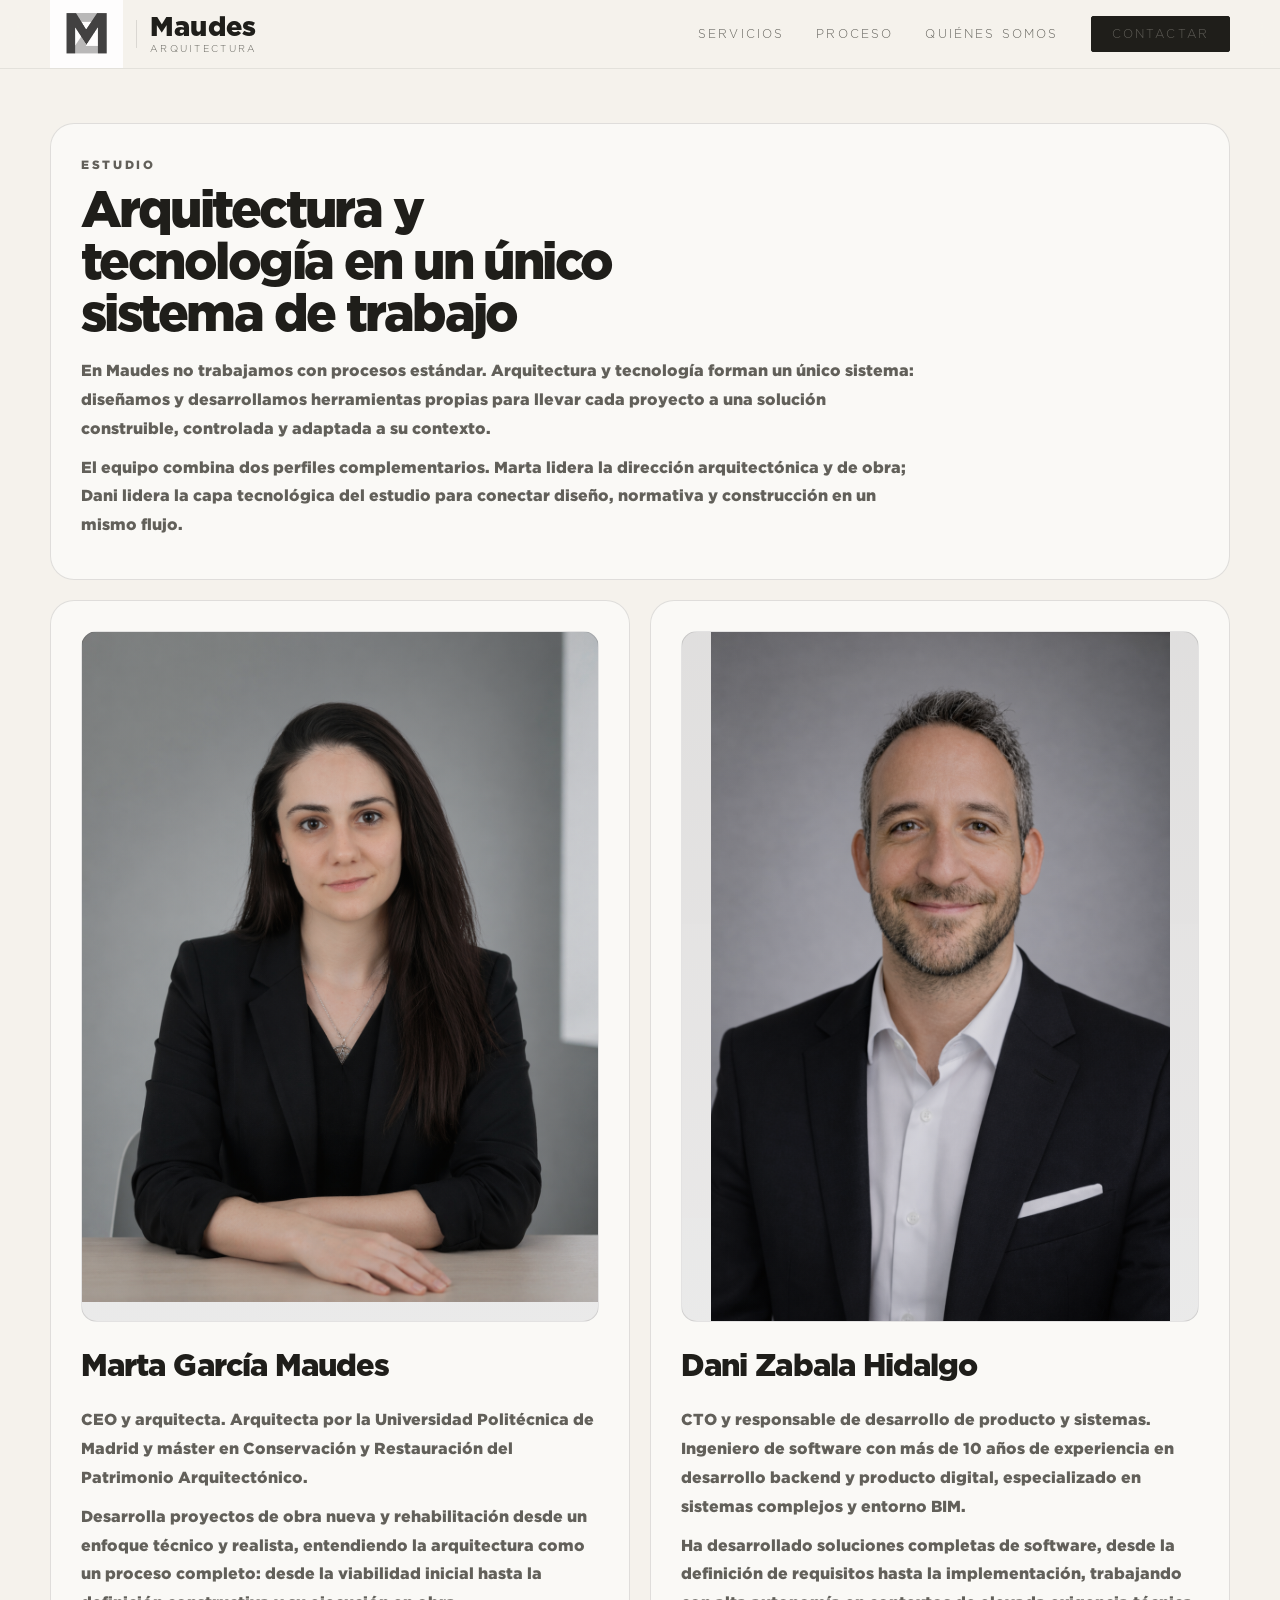
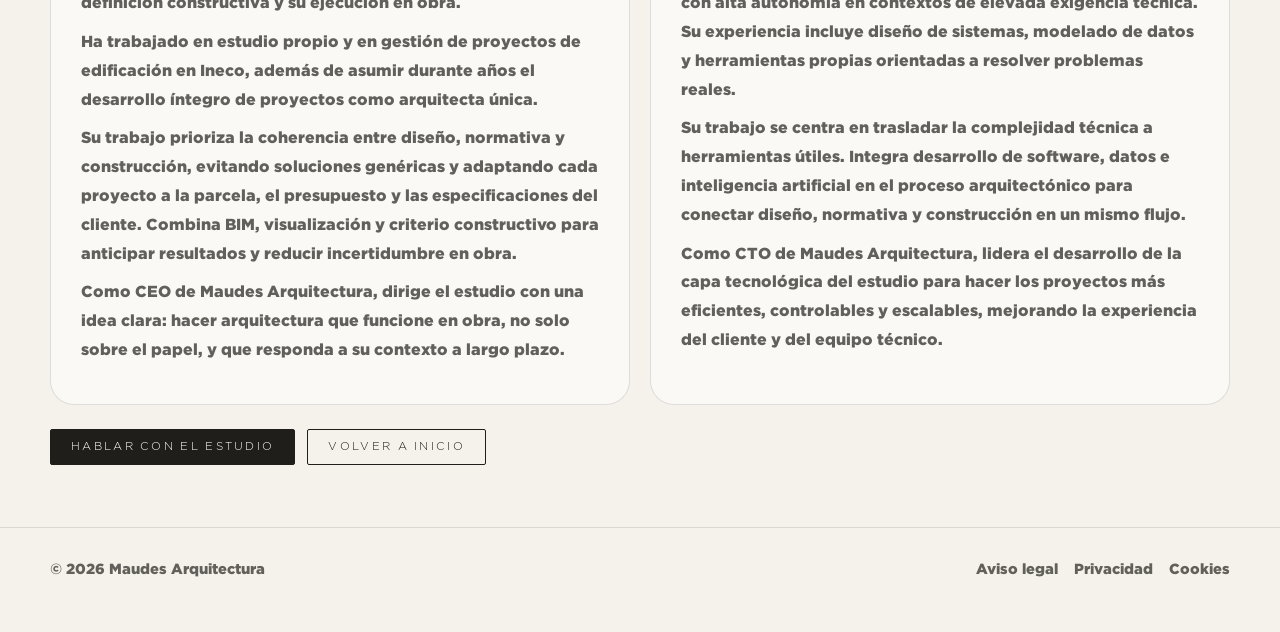
<file: quienes-somos.html>
<!DOCTYPE html>
<html lang="es">
<head>
  <meta charset="UTF-8" />
  <meta name="viewport" content="width=device-width, initial-scale=1.0" />
  <title>Quiénes somos - Maudes Arquitectura</title>
  <meta
    name="description"
    content="Conoce el equipo de Maudes Arquitectura: dirección arquitectónica y desarrollo tecnológico aplicados a proyectos viables y construibles."
  />
  
  <!-- Favicon -->
  <link rel="icon" type="image/png" href="favicon.png" />
  <link rel="apple-touch-icon" href="favicon.png" />
  
  <link rel="stylesheet" href="styles-pages.css" />
  <link rel="stylesheet" href="pages-custom.css" />
</head>
<body>
  <header class="site-header">
    <div class="container header-inner">
      <a href="index.html#inicio" class="brand" aria-label="Maudes Arquitectura — Inicio">
        <img
          src="assets/logo-maudes-monograma.png"
          alt=""
          class="brand-logo"
          aria-hidden="true"
        />
        <span class="brand-divider" aria-hidden="true"></span>
        <div class="brand-text">
          <span class="brand-name">Maudes</span>
          <span class="brand-tagline">arquitectura</span>
        </div>
      </a>

      <nav class="nav">
        <a href="index.html#servicios">Servicios</a>
        <a href="index.html#proceso">Proceso</a>
        <a href="/quienes-somos">Quiénes somos</a>
        <a href="index.html#contacto" class="btn btn-dark">Contactar</a>
      </nav>
    </div>
  </header>

  <main>
    <section class="team-page">
      <div class="container">
        <article class="team-page-intro">
          <p class="eyebrow">Estudio</p>
          <h1>Arquitectura y tecnología en un único sistema de trabajo</h1>
          <p>
            En Maudes no trabajamos con procesos estándar. Arquitectura y tecnología forman
            un único sistema: diseñamos y desarrollamos herramientas propias para llevar cada
            proyecto a una solución construible, controlada y adaptada a su contexto.
          </p>
          <p>
            El equipo combina dos perfiles complementarios. Marta lidera la dirección
            arquitectónica y de obra; Dani lidera la capa tecnológica del estudio para
            conectar diseño, normativa y construcción en un mismo flujo.
          </p>
        </article>

        <div class="team-grid">
          <article class="team-sheet">
            <div class="team-photo-large team-photo-marta" role="img" aria-label="Marta García Maudes"></div>
            <h2>Marta García Maudes</h2>
            <p>
              CEO y arquitecta. Arquitecta por la Universidad Politécnica de Madrid y máster
              en Conservación y Restauración del Patrimonio Arquitectónico.
            </p>
            <p>
              Desarrolla proyectos de obra nueva y rehabilitación desde un enfoque técnico
              y realista, entendiendo la arquitectura como un proceso completo: desde la
              viabilidad inicial hasta la definición constructiva y su ejecución en obra.
            </p>
            <p>
              Ha trabajado en estudio propio y en gestión de proyectos de edificación en
              Ineco, además de asumir durante años el desarrollo íntegro de proyectos como
              arquitecta única.
            </p>
            <p>
              Su trabajo prioriza la coherencia entre diseño, normativa y construcción,
              evitando soluciones genéricas y adaptando cada proyecto a la parcela,
              el presupuesto y las especificaciones del cliente. Combina BIM,
              visualización y criterio constructivo para anticipar resultados y
              reducir incertidumbre en obra.
            </p>
            <p>
              Como CEO de Maudes Arquitectura, dirige el estudio con una idea clara:
              hacer arquitectura que funcione en obra, no solo sobre el papel,
              y que responda a su contexto a largo plazo.
            </p>
          </article>

          <article class="team-sheet">
            <div class="team-photo-large team-photo-dani" role="img" aria-label="Dani"></div>
            <h2>Dani Zabala Hidalgo</h2>
            <p>
              CTO y responsable de desarrollo de producto y sistemas. Ingeniero de software
              con más de 10 años de experiencia en desarrollo backend y producto digital,
              especializado en sistemas complejos y entorno BIM.
            </p>
            <p>
              Ha desarrollado soluciones completas de software, desde la definición de
              requisitos hasta la implementación, trabajando con alta autonomía en
              contextos de elevada exigencia técnica. Su experiencia incluye diseño
              de sistemas, modelado de datos y herramientas propias orientadas a
              resolver problemas reales.
            </p>
            <p>
              Su trabajo se centra en trasladar la complejidad técnica a herramientas útiles.
              Integra desarrollo de software, datos e inteligencia artificial en el proceso
              arquitectónico para conectar diseño, normativa y construcción en un mismo flujo.
            </p>
            <p>
              Como CTO de Maudes Arquitectura, lidera el desarrollo de la capa tecnológica
              del estudio para hacer los proyectos más eficientes, controlables y escalables,
              mejorando la experiencia del cliente y del equipo técnico.
            </p>
          </article>
        </div>

        <div class="team-cta">
          <a href="index.html#contacto" class="btn btn-dark">Hablar con el estudio</a>
          <a href="index.html" class="btn btn-light">Volver a inicio</a>
        </div>
      </div>
    </section>
  </main>

  <footer class="site-footer">
    <div class="container footer-inner">
      <div>© 2026 Maudes Arquitectura</div>
      <div class="footer-links">
        <a href="aviso-legal.html">Aviso legal</a>
        <a href="privacidad.html">Privacidad</a>
        <a href="cookies.html">Cookies</a>
      </div>
    </div>
  </footer>
</body>
</html>
</file>
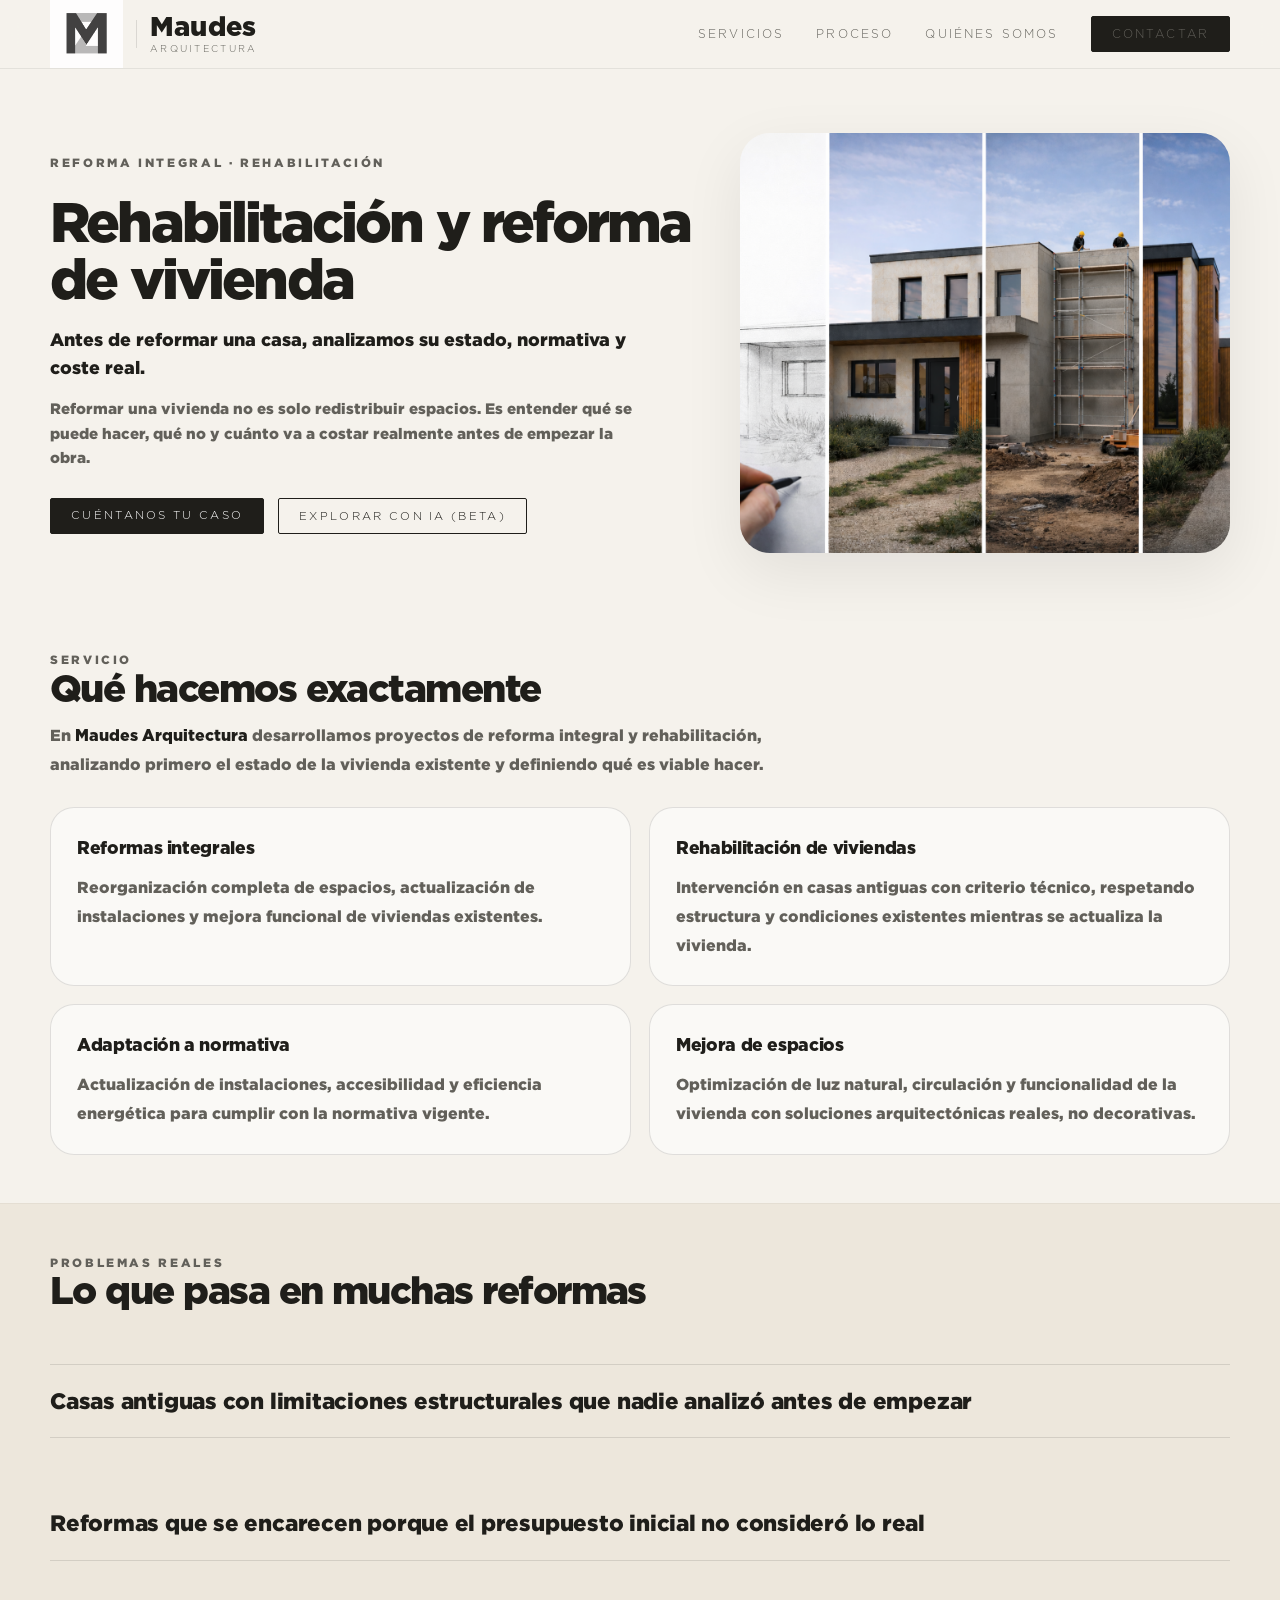
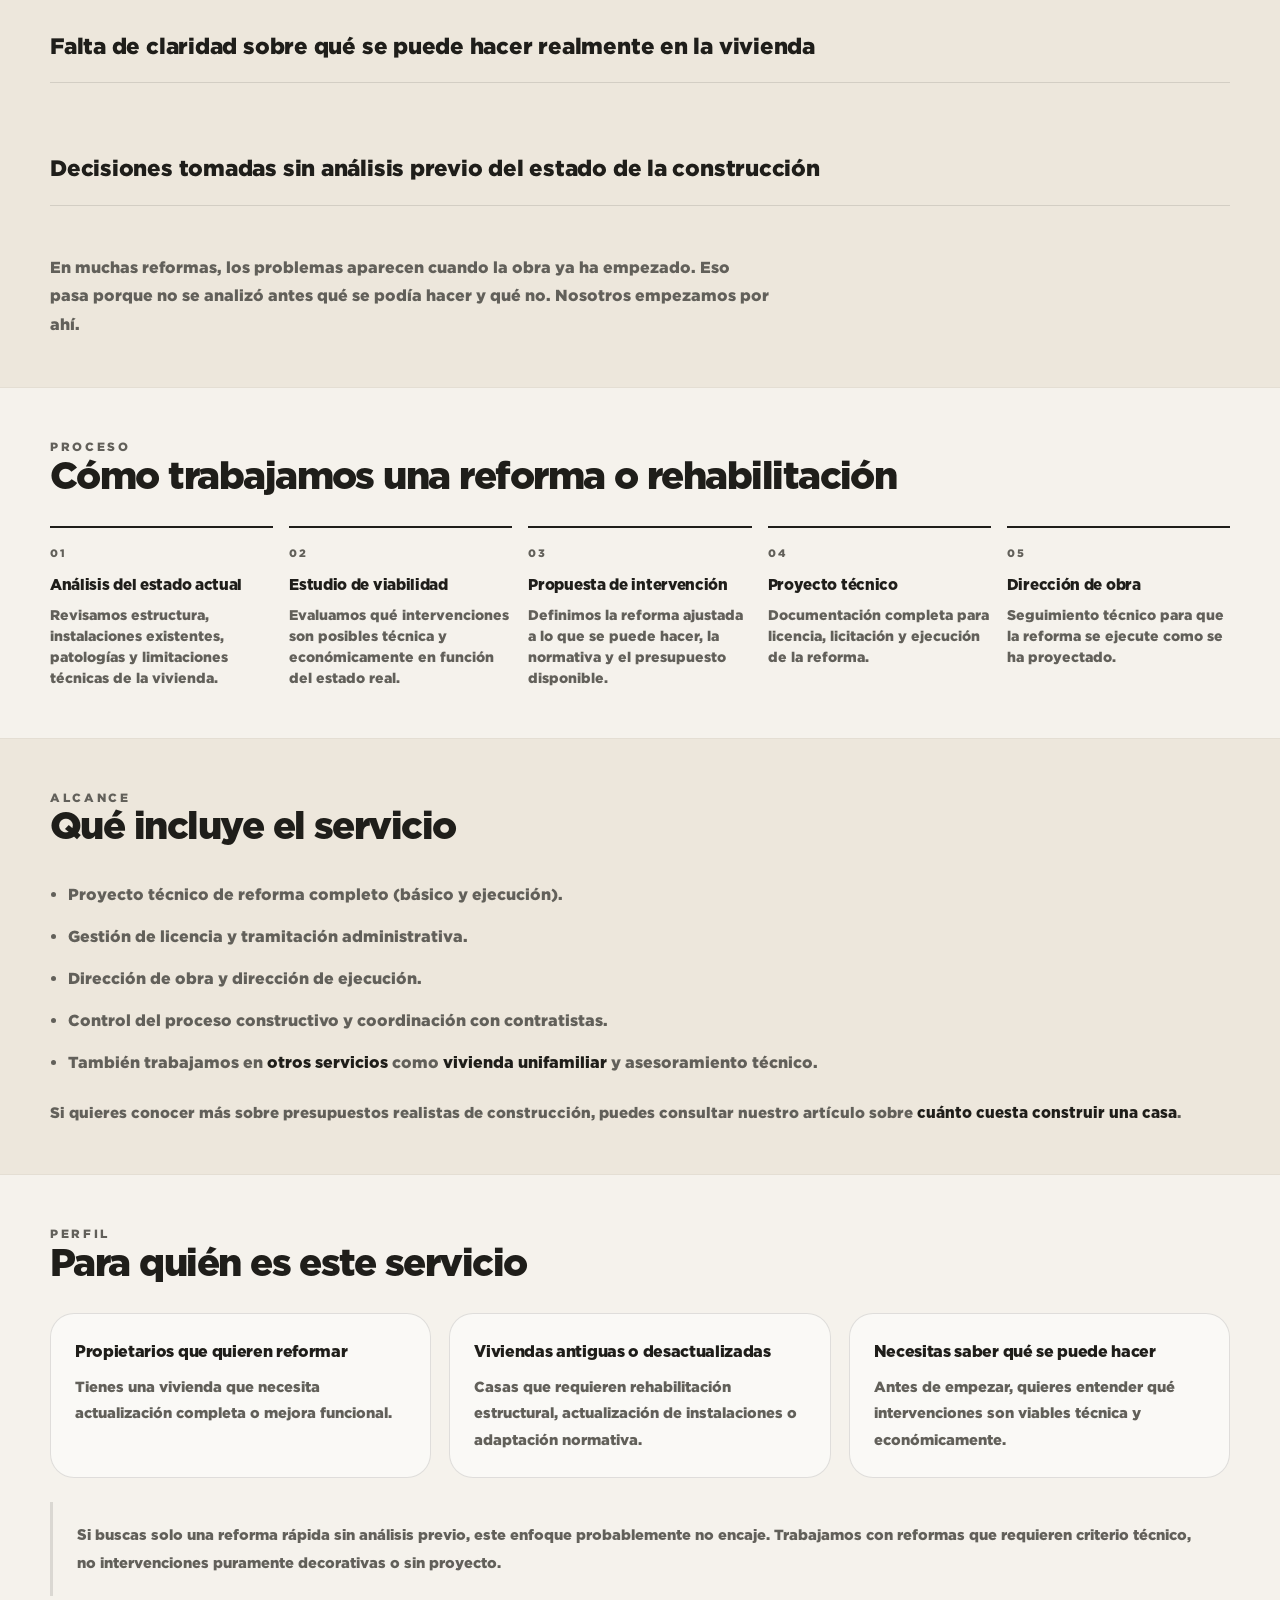
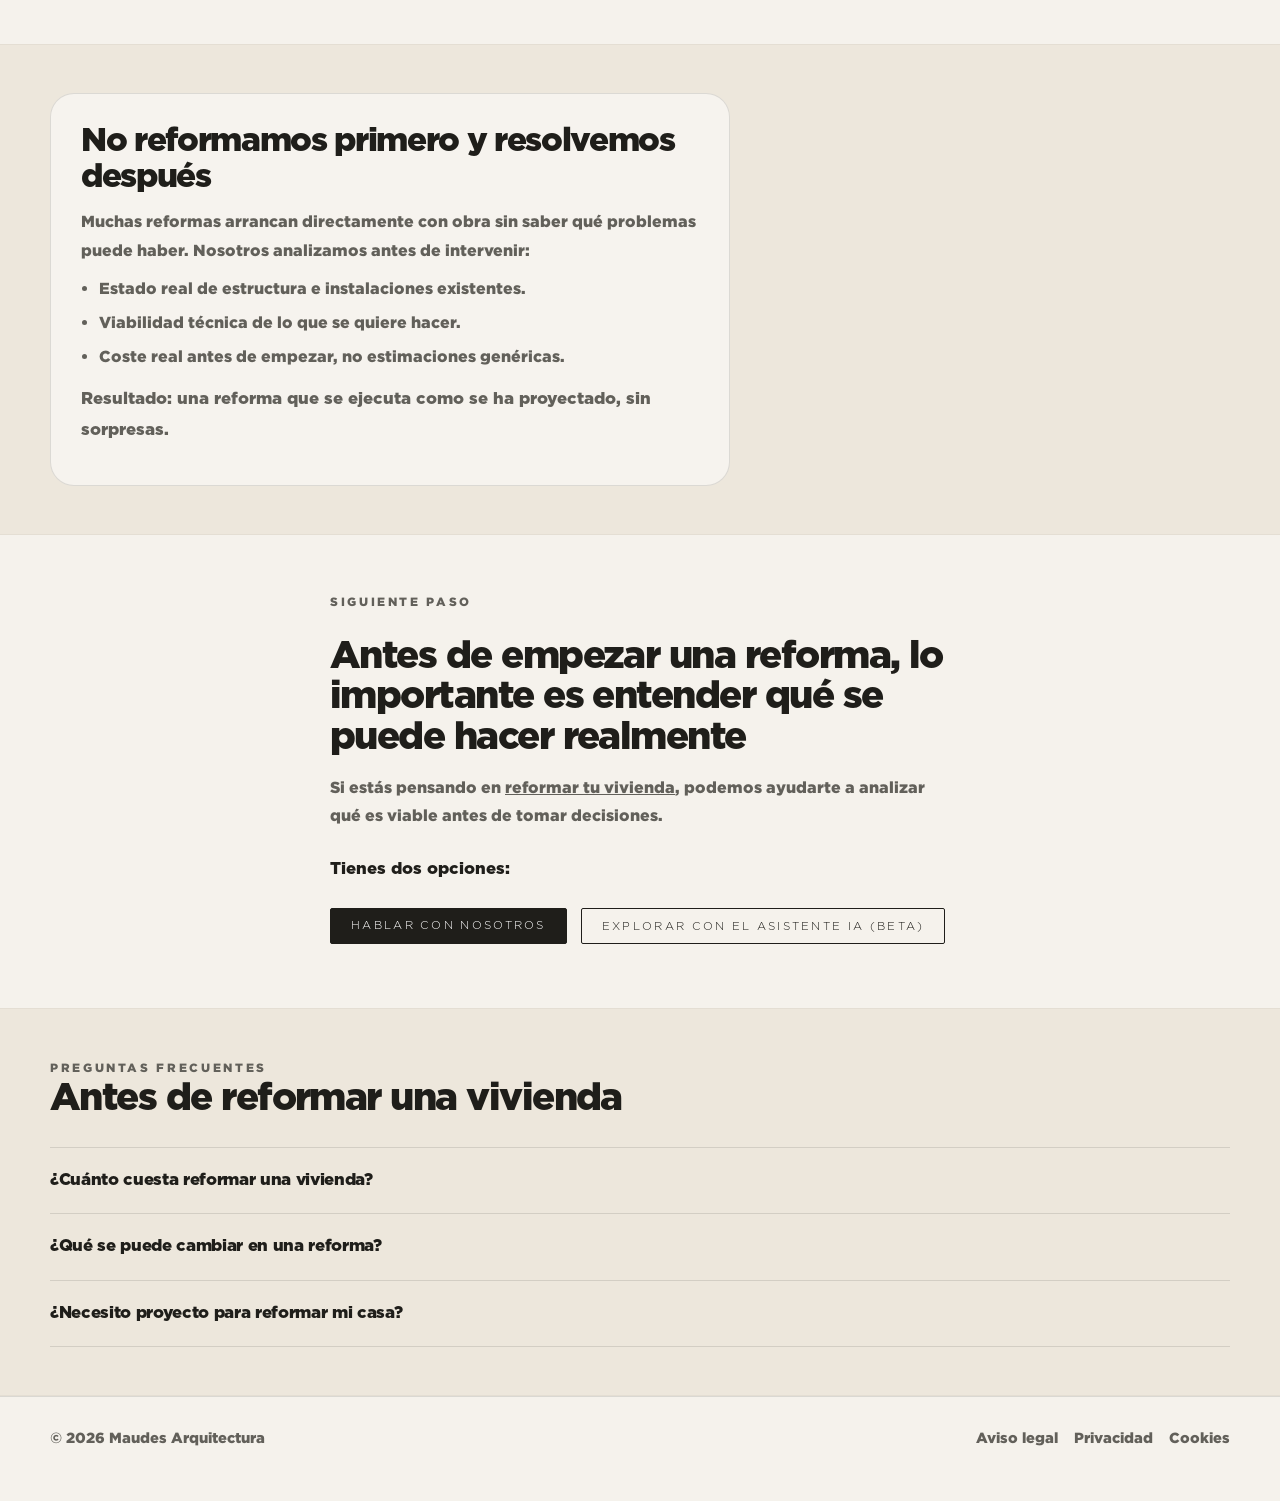
<file: rehabilitacion-vivienda.html>
<!DOCTYPE html>
<html lang="es">
<head>
  <meta charset="UTF-8" />
  <meta name="viewport" content="width=device-width, initial-scale=1.0" />
  <title>Reforma integral vivienda | Arquitecto para rehabilitación de casas</title>
  <meta
    name="description"
    content="Reforma o rehabilita tu vivienda con criterio técnico. Analizamos estado, normativa y coste antes de empezar la obra."
  />
  
  <!-- Favicon -->
  <link rel="icon" type="image/png" href="favicon.png" />
  <link rel="apple-touch-icon" href="favicon.png" />
  
  <!-- Google Ads tag -->
  <script async src="https://www.googletagmanager.com/gtag/js?id=AW-18038177600"></script>
  <script>
    window.dataLayer = window.dataLayer || [];
    function gtag(){dataLayer.push(arguments);}
    gtag('js', new Date());
    gtag('config', 'AW-18038177600');
  </script>
  <link rel="stylesheet" href="styles-pages.css" />
  <link rel="stylesheet" href="pages-custom.css" />
  <script src="chat.js" defer></script>
</head>
<body>

  <!-- HEADER ─────────────────────────────────────────────────────────── -->
  <header class="site-header">
    <div class="container header-inner">
      <a href="index.html#inicio" class="brand" aria-label="Maudes Arquitectura — Inicio">
        <img
          src="assets/logo-maudes-monograma.png"
          alt=""
          class="brand-logo"
          aria-hidden="true"
        />
        <span class="brand-divider" aria-hidden="true"></span>
        <div class="brand-text">
          <span class="brand-name">Maudes</span>
          <span class="brand-tagline">arquitectura</span>
        </div>
      </a>

      <nav class="nav">
        <a href="index.html#servicios">Servicios</a>
        <a href="index.html#proceso">Proceso</a>
        <a href="/quienes-somos">Quiénes somos</a>
        <a href="index.html#contacto" class="btn btn-dark">Contactar</a>
      </nav>
    </div>
  </header>

  <main>

    <!-- 1 · HERO ──────────────────────────────────────────────────────── -->
    <section class="seo-hero">
      <div class="container seo-hero-inner">
        <div class="seo-hero-copy">
          <p class="eyebrow">Reforma integral · Rehabilitación</p>
          <h1>Rehabilitación y reforma de vivienda</h1>
          <p class="seo-hero-sub">
            Antes de reformar una casa, analizamos su estado, normativa y coste real.
          </p>
          <p class="seo-hero-text">
            Reformar una vivienda no es solo redistribuir espacios. Es entender qué se puede hacer,
            qué no y cuánto va a costar realmente antes de empezar la obra.
          </p>
          <div class="seo-hero-actions">
            <a href="index.html#contacto" class="btn btn-dark">Cuéntanos tu caso</a>
            <button type="button" id="rehab-ai-btn" class="btn btn-light">Explorar con IA (beta)</button>
          </div>
        </div>

        <div class="seo-hero-visual" role="img" aria-label="Rehabilitación y reforma de vivienda"></div>
      </div>
    </section>

    <!-- 2 · QUÉ HACEMOS ──────────────────────────────────────────────── -->
    <section class="seo-section">
      <div class="container">
        <div class="seo-head">
          <p class="eyebrow">Servicio</p>
          <h2>Qué hacemos exactamente</h2>
          <p>
            En <a href="/" style="color: var(--text); font-weight: 900; text-decoration: none;">Maudes Arquitectura</a> desarrollamos proyectos de reforma integral y rehabilitación,
            analizando primero el estado de la vivienda existente y definiendo qué es viable hacer.
          </p>
        </div>

        <div class="seo-cards">
          <article class="seo-card">
            <h3>Reformas integrales</h3>
            <p>
              Reorganización completa de espacios, actualización de instalaciones
              y mejora funcional de viviendas existentes.
            </p>
          </article>

          <article class="seo-card">
            <h3>Rehabilitación de viviendas</h3>
            <p>
              Intervención en casas antiguas con criterio técnico, respetando estructura
              y condiciones existentes mientras se actualiza la vivienda.
            </p>
          </article>

          <article class="seo-card">
            <h3>Adaptación a normativa</h3>
            <p>
              Actualización de instalaciones, accesibilidad y eficiencia energética
              para cumplir con la normativa vigente.
            </p>
          </article>

          <article class="seo-card">
            <h3>Mejora de espacios</h3>
            <p>
              Optimización de luz natural, circulación y funcionalidad de la vivienda
              con soluciones arquitectónicas reales, no decorativas.
            </p>
          </article>
        </div>
      </div>
    </section>

    <!-- 3 · PROBLEMA DEL CLIENTE ─────────────────────────────────────── -->
    <section class="seo-section seo-section-alt">
      <div class="container">
        <div class="seo-head">
          <p class="eyebrow">Problemas reales</p>
          <h2>Lo que pasa en muchas reformas</h2>
        </div>

        <div class="seo-dudas">
          <p class="seo-duda">Casas antiguas con limitaciones estructurales que nadie analizó antes de empezar</p>
          <p class="seo-duda">Reformas que se encarecen porque el presupuesto inicial no consideró lo real</p>
          <p class="seo-duda">Falta de claridad sobre qué se puede hacer realmente en la vivienda</p>
          <p class="seo-duda">Decisiones tomadas sin análisis previo del estado de la construcción</p>
        </div>

        <p class="seo-respuesta">
          En muchas reformas, los problemas aparecen cuando la obra ya ha empezado.
          Eso pasa porque no se analizó antes qué se podía hacer y qué no.
          Nosotros empezamos por ahí.
        </p>
      </div>
    </section>

    <!-- 4 · CÓMO TRABAJAMOS ──────────────────────────────────────────── -->
    <section class="seo-section">
      <div class="container">
        <div class="seo-head">
          <p class="eyebrow">Proceso</p>
          <h2>Cómo trabajamos una reforma o rehabilitación</h2>
        </div>

        <div class="seo-steps">
          <div class="seo-step">
            <span class="seo-step-num">01</span>
            <h3>Análisis del estado actual</h3>
            <p>Revisamos estructura, instalaciones existentes, patologías y limitaciones técnicas de la vivienda.</p>
          </div>
          <div class="seo-step">
            <span class="seo-step-num">02</span>
            <h3>Estudio de viabilidad</h3>
            <p>Evaluamos qué intervenciones son posibles técnica y económicamente en función del estado real.</p>
          </div>
          <div class="seo-step">
            <span class="seo-step-num">03</span>
            <h3>Propuesta de intervención</h3>
            <p>Definimos la reforma ajustada a lo que se puede hacer, la normativa y el presupuesto disponible.</p>
          </div>
          <div class="seo-step">
            <span class="seo-step-num">04</span>
            <h3>Proyecto técnico</h3>
            <p>Documentación completa para licencia, licitación y ejecución de la reforma.</p>
          </div>
          <div class="seo-step">
            <span class="seo-step-num">05</span>
            <h3>Dirección de obra</h3>
            <p>Seguimiento técnico para que la reforma se ejecute como se ha proyectado.</p>
          </div>
        </div>
      </div>
    </section>

    <!-- 5 · QUÉ INCLUYE ──────────────────────────────────────────────── -->
    <section class="seo-section seo-section-alt">
      <div class="container">
        <div class="seo-head">
          <p class="eyebrow">Alcance</p>
          <h2>Qué incluye el servicio</h2>
        </div>

        <ul class="seo-list">
          <li>Proyecto técnico de reforma completo (básico y ejecución).</li>
          <li>Gestión de licencia y tramitación administrativa.</li>
          <li>Dirección de obra y dirección de ejecución.</li>
          <li>Control del proceso constructivo y coordinación con contratistas.</li>
          <li>También trabajamos en <a href="index.html#servicios" style="color: var(--text); font-weight: 900; text-decoration: none;">otros servicios</a> como <a href="/arquitecto-vivienda-unifamiliar" style="color: var(--text); font-weight: 900; text-decoration: none;">vivienda unifamiliar</a> y asesoramiento técnico.</li>
        </ul>
        <p style="margin: 20px 0 0; color: var(--muted); font-size: 0.95rem; line-height: 1.6;">
          Si quieres conocer más sobre presupuestos realistas de construcción, puedes consultar nuestro artículo sobre <a href="/cuanto-cuesta-construir-una-casa" style="color: var(--text); font-weight: 900; text-decoration: none;">cuánto cuesta construir una casa</a>.
        </p>
      </div>
    </section>

    <!-- 6 · PARA QUIÉN ES ────────────────────────────────────────────── -->
    <section class="seo-section">
      <div class="container">
        <div class="seo-head">
          <p class="eyebrow">Perfil</p>
          <h2>Para quién es este servicio</h2>
        </div>

        <div class="seo-audience">
          <article class="seo-audience-item">
            <h3>Propietarios que quieren reformar</h3>
            <p>Tienes una vivienda que necesita actualización completa o mejora funcional.</p>
          </article>

          <article class="seo-audience-item">
            <h3>Viviendas antiguas o desactualizadas</h3>
            <p>Casas que requieren rehabilitación estructural, actualización de instalaciones o adaptación normativa.</p>
          </article>

          <article class="seo-audience-item">
            <h3>Necesitas saber qué se puede hacer</h3>
            <p>Antes de empezar, quieres entender qué intervenciones son viables técnica y económicamente.</p>
          </article>
        </div>

        <div class="seo-no-fit">
          <p>
            <strong>Si buscas solo una reforma rápida sin análisis previo, este enfoque probablemente no encaje.</strong>
            Trabajamos con reformas que requieren criterio técnico, no intervenciones puramente decorativas o sin proyecto.
          </p>
        </div>
      </div>
    </section>

    <!-- 7 · DIFERENCIACIÓN ───────────────────────────────────────────── -->
    <section class="seo-section seo-section-alt">
      <div class="container">
        <div class="seo-diff">
          <h2>No reformamos primero y resolvemos después</h2>
          <p>
            Muchas reformas arrancan directamente con obra sin saber qué problemas puede haber.
            Nosotros analizamos antes de intervenir:
          </p>
          <ul>
            <li>Estado real de estructura e instalaciones existentes.</li>
            <li>Viabilidad técnica de lo que se quiere hacer.</li>
            <li>Coste real antes de empezar, no estimaciones genéricas.</li>
          </ul>
          <p class="seo-diff-result">
            Resultado: una reforma que se ejecuta como se ha proyectado, sin sorpresas.
          </p>
        </div>
      </div>
    </section>

    <!-- 8 · CTA FINAL ────────────────────────────────────────────────── -->
    <section class="seo-cta-section">
      <div class="container seo-cta-block">
        <p class="eyebrow">Siguiente paso</p>
        <h2>Antes de empezar una reforma, lo importante es entender qué se puede hacer realmente</h2>
        <p>
          Si estás pensando en <a href="/" style="color: var(--muted); text-decoration: underline;">reformar tu vivienda</a>,
          podemos ayudarte a analizar qué es viable antes de tomar decisiones.
        </p>
        <p style="margin: 16px 0 24px; font-weight: 900; color: var(--text); font-size: 1.05rem;">
          Tienes dos opciones:
        </p>
        <div class="seo-cta-actions">
          <a href="index.html#contacto" class="btn btn-dark">Hablar con nosotros</a>
          <button type="button" id="rehab-ai-cta" class="btn btn-light">Explorar con el asistente IA (beta)</button>
        </div>
      </div>
    </section>

    <!-- 9 · FAQ SEO ───────────────────────────────────────────────────── -->
    <section class="seo-section seo-section-alt">
      <div class="container">
        <div class="seo-head">
          <p class="eyebrow">Preguntas frecuentes</p>
          <h2>Antes de reformar una vivienda</h2>
        </div>

        <div class="seo-faq">
          <details class="seo-faq-item">
            <summary>¿Cuánto cuesta reformar una vivienda?</summary>
            <p>
              Depende del alcance de la intervención, el estado de la vivienda existente y la calidad
              de materiales. Como referencia, una reforma integral puede situarse entre 800 y 1.400 €/m²,
              pero cada caso requiere un análisis específico.
            </p>
          </details>

          <details class="seo-faq-item">
            <summary>¿Qué se puede cambiar en una reforma?</summary>
            <p>
              Se puede modificar la distribución interior, actualizar instalaciones, mejorar accesibilidad
              y eficiencia energética. Las limitaciones vienen del estado estructural de la vivienda,
              la normativa aplicable y las condiciones de elementos protegidos si existen.
            </p>
          </details>

          <details class="seo-faq-item">
            <summary>¿Necesito proyecto para reformar mi casa?</summary>
            <p>
              Sí, si la reforma es integral o afecta a estructura, fachadas o elementos comunes.
              Un proyecto técnico es necesario para obtener licencia, controlar el presupuesto
              y garantizar que la obra se ejecute correctamente.
            </p>
          </details>
        </div>
      </div>
    </section>

  </main>

  <!-- FOOTER ─────────────────────────────────────────────────────────── -->
  <footer class="site-footer">
    <div class="container footer-inner">
      <div>© 2026 Maudes Arquitectura</div>
      <div class="footer-links">
        <a href="aviso-legal.html">Aviso legal</a>
        <a href="privacidad.html">Privacidad</a>
        <a href="cookies.html">Cookies</a>
      </div>
    </div>
  </footer>

</body>
</html>
</file>
<file: styles.css>
/* ═══════════════════════════════════════════════════════════════════════
   MAUDES ARQUITECTURA - DISEÑO LIMPIO Y ESPACIOSO
   Estructura modular por bloques independientes
═══════════════════════════════════════════════════════════════════════ */

/* ─── Tipografía ─────────────────────────────────────────────────────── */
@font-face {
  font-family: 'Gotham';
  src: url('assets/fonts/Gotham-Light.otf') format('opentype');
  font-weight: 300;
  font-style: normal;
  font-display: swap;
}

@font-face {
  font-family: 'Gotham';
  src: url('assets/fonts/Gotham-Regular.otf') format('opentype');
  font-weight: 400;
  font-style: normal;
  font-display: swap;
}

@font-face {
  font-family: 'Gotham';
  src: url('assets/fonts/Gotham-Black.otf') format('opentype');
  font-weight: 900;
  font-style: normal;
  font-display: swap;
}

/* ─── Variables globales ─────────────────────────────────────────────── */
:root {
  --bg: #f5f2ec;
  --bg-alt: #ede7dc;
  --card-bg: rgba(255, 255, 255, 0.6);
  --text: #1f1e1a;
  --text-muted: #62605a;
  --line: rgba(31, 30, 26, 0.12);
  --dark: #1f1e1a;
  --light: #ffffff;
  
  --container-width: 1100px;
  --container-narrow: 720px;
  --spacing-section: 60px;
  --spacing-large: 36px;
  --spacing-medium: 24px;
  --spacing-small: 16px;
  
  --radius: 20px;
  --shadow: 0 20px 50px rgba(0, 0, 0, 0.06);
}

/* ─── Reset y base ───────────────────────────────────────────────────── */
* {
  box-sizing: border-box;
  margin: 0;
  padding: 0;
}

html {
  scroll-behavior: smooth;
}

body {
  font-family: 'Gotham', -apple-system, BlinkMacSystemFont, 'Segoe UI', sans-serif;
  font-weight: 400;
  font-size: 16px;
  line-height: 1.7;
  background: var(--bg);
  color: var(--text);
  -webkit-font-smoothing: antialiased;
  -moz-osx-font-smoothing: grayscale;
}

h1, h2, h3, h4, h5, h6 {
  font-weight: 900;
  line-height: 1.15;
  letter-spacing: -0.03em;
}

p {
  margin-bottom: 1.2em;
}

p:last-child {
  margin-bottom: 0;
}

a {
  color: inherit;
  text-decoration: none;
  transition: opacity 0.2s ease;
}

a:hover {
  opacity: 0.7;
}

img {
  max-width: 100%;
  height: auto;
  display: block;
}

/* ─── Containers ─────────────────────────────────────────────────────── */
.container {
  width: min(calc(100% - 48px), var(--container-width));
  margin: 0 auto;
}

.container-narrow {
  width: min(calc(100% - 48px), var(--container-narrow));
  margin: 0 auto;
}

.container-fluid {
  width: min(calc(100% - 48px), var(--container-width));
  margin: 0 auto;
}

/* ─── Tipografía utilitaria ──────────────────────────────────────────── */
.eyebrow {
  display: block;
  margin-bottom: var(--spacing-small);
  color: var(--text-muted);
  text-transform: uppercase;
  letter-spacing: 0.24em;
  font-size: 0.7rem;
  font-weight: 400;
}

.section-title {
  font-size: clamp(1.7rem, 3.8vw, 2.8rem);
  margin-bottom: var(--spacing-medium);
  max-width: 20ch;
}

.text-intro {
  font-size: 1.15rem;
  color: var(--text-muted);
  max-width: 56ch;
  margin-bottom: var(--spacing-large);
  line-height: 1.7;
}

.text-center {
  text-align: center;
}

.text-content p {
  font-size: 1.15rem;
  line-height: 1.8;
  color: var(--text-muted);
  max-width: 60ch;
}

/* ─── Botones ────────────────────────────────────────────────────────── */
.btn {
  display: inline-flex;
  align-items: center;
  justify-content: center;
  min-height: 52px;
  padding: 0 36px;
  border-radius: 4px;
  font-family: 'Gotham', sans-serif;
  font-weight: 400;
  font-size: 0.85rem;
  letter-spacing: 0.12em;
  text-transform: uppercase;
  transition: all 0.25s ease;
  border: 1px solid var(--dark);
  cursor: pointer;
  background: transparent;
  color: var(--dark);
}

.btn:hover {
  opacity: 1;
  transform: translateY(-2px);
  box-shadow: 0 10px 30px rgba(0, 0, 0, 0.12);
}

.btn-primary {
  background: var(--dark);
  color: var(--light);
}

.btn-dark {
  background: var(--dark);
  color: var(--light);
}

.btn-light {
  background: transparent;
  color: var(--dark);
  border: 1px solid var(--dark);
}

.block-cta {
  text-align: center;
  margin-top: var(--spacing-large);
}

/* ═══════════════════════════════════════════════════════════════════════
   HEADER
═══════════════════════════════════════════════════════════════════════ */
.site-header {
  position: sticky;
  top: 0;
  z-index: 100;
  backdrop-filter: blur(16px) saturate(1.4);
  -webkit-backdrop-filter: blur(16px) saturate(1.4);
  background: rgba(245, 242, 236, 0.94);
  border-bottom: 1px solid var(--line);
}

.site-header .container-fluid {
  min-height: 80px;
  display: flex;
  align-items: center;
  justify-content: space-between;
  gap: 48px;
}

.brand {
  display: flex;
  align-items: center;
  gap: 0;
  line-height: 1;
  flex-shrink: 0;
}

.brand-logo {
  height: 70px;
  width: auto;
  opacity: 0.85;
  transition: opacity 0.25s ease;
}

.brand:hover .brand-logo {
  opacity: 1;
}

.brand-divider {
  display: block;
  width: 1px;
  height: 32px;
  background: var(--line);
  margin: 0 16px;
}

.brand-text {
  display: flex;
  flex-direction: column;
  gap: 4px;
}

.brand-name {
  font-size: 1.8rem;
  font-weight: 900;
  letter-spacing: 0.01em;
  color: var(--text);
}

.brand-tagline {
  font-size: 0.62rem;
  font-weight: 300;
  letter-spacing: 0.24em;
  text-transform: uppercase;
  color: var(--text-muted);
}

.nav {
  display: flex;
  align-items: center;
  gap: 36px;
}

.nav a:not(.btn) {
  color: var(--text-muted);
  font-size: 0.75rem;
  font-weight: 300;
  letter-spacing: 0.20em;
  text-transform: uppercase;
}

.nav .btn {
  min-height: 40px;
  padding: 0 24px;
  font-size: 0.7rem;
}

/* ═══════════════════════════════════════════════════════════════════════
   BLOQUE 1: HERO - Pantalla completa
═══════════════════════════════════════════════════════════════════════ */
.hero-full {
  min-height: calc(100vh - 80px);
  display: flex;
  align-items: center;
  justify-content: center;
  padding: var(--spacing-section) 0;
  text-align: center;
  background: 
    linear-gradient(180deg, rgba(245, 242, 236, 0) 0%, rgba(245, 242, 236, 0.8) 100%),
    url("assets/hero-maudes.png") center center / cover no-repeat;
  position: relative;
}

.hero-full::before {
  content: '';
  position: absolute;
  inset: 0;
  background: linear-gradient(180deg, var(--bg) 0%, rgba(245, 242, 236, 0.4) 60%, var(--bg) 100%);
  pointer-events: none;
}

.hero-full .container-narrow {
  position: relative;
  z-index: 1;
}

.hero-full h1 {
  font-size: clamp(2.2rem, 5.5vw, 4.6rem);
  line-height: 1.08;
  margin-bottom: var(--spacing-medium);
  max-width: 18ch;
  margin-left: auto;
  margin-right: auto;
}

.hero-full .lead {
  font-size: 1.25rem;
  line-height: 1.6;
  color: var(--text-muted);
  max-width: 48ch;
  margin: 0 auto var(--spacing-large);
}

.hero-actions {
  display: flex;
  gap: 16px;
  justify-content: center;
  flex-wrap: wrap;
}

/* ═══════════════════════════════════════════════════════════════════════
   BLOQUE 2: PROCESO - 3 pasos
═══════════════════════════════════════════════════════════════════════ */
.block-process {
  padding: var(--spacing-section) 0;
  background: var(--bg-alt);
}

.block-process .section-title {
  text-align: center;
  margin-left: auto;
  margin-right: auto;
  margin-bottom: var(--spacing-large);
}

.process-grid {
  display: grid;
  grid-template-columns: repeat(3, 1fr);
  gap: 48px;
  margin-bottom: var(--spacing-medium);
}

.process-step {
  text-align: center;
  padding: var(--spacing-medium);
}

.step-number {
  display: inline-block;
  width: 64px;
  height: 64px;
  border-radius: 50%;
  background: var(--dark);
  color: var(--light);
  font-size: 1.8rem;
  font-weight: 900;
  line-height: 64px;
  margin-bottom: var(--spacing-small);
}

.process-step h3 {
  font-size: 1.5rem;
  margin-bottom: 16px;
  font-weight: 400;
}

.process-step p {
  color: var(--text-muted);
  font-size: 1.05rem;
  line-height: 1.7;
}

/* ═══════════════════════════════════════════════════════════════════════
   BLOQUE 3: DIFERENCIAL
═══════════════════════════════════════════════════════════════════════ */
.block-differential {
  padding: var(--spacing-section) 0;
  text-align: center;
}

.block-differential .section-title {
  margin-left: auto;
  margin-right: auto;
}

.block-differential .text-content {
  margin-top: var(--spacing-medium);
}

.block-differential .text-content p {
  margin-left: auto;
  margin-right: auto;
}

/* ═══════════════════════════════════════════════════════════════════════
   BLOQUE 4: ENFOQUE - Imagen + texto
═══════════════════════════════════════════════════════════════════════ */
.block-approach {
  padding: var(--spacing-section) 0;
  background: var(--bg-alt);
}

.approach-grid {
  display: grid;
  grid-template-columns: 1fr 1fr;
  gap: 60px;
  align-items: center;
}

.approach-visual img {
  width: 100%;
  border-radius: var(--radius);
  box-shadow: var(--shadow);
}

.approach-text h2 {
  font-size: clamp(1.5rem, 3vw, 2.3rem);
  margin-bottom: var(--spacing-medium);
}

.approach-text p {
  font-size: 1.15rem;
  line-height: 1.75;
  color: var(--text-muted);
  margin-bottom: var(--spacing-medium);
}

.pillars {
  display: grid;
  gap: 24px;
  margin-top: var(--spacing-large);
}

.pillar {
  border-top: 1px solid var(--line);
  padding-top: 16px;
}

.pillar strong {
  display: block;
  font-size: 1.2rem;
  font-weight: 900;
  margin-bottom: 8px;
}

.pillar span {
  color: var(--text-muted);
  font-size: 0.95rem;
}

/* ═══════════════════════════════════════════════════════════════════════
   BLOQUE 5: ESTIMACIÓN
═══════════════════════════════════════════════════════════════════════ */
.block-estimation {
  padding: var(--spacing-section) 0;
  text-align: center;
}

.block-estimation .section-title {
  margin-left: auto;
  margin-right: auto;
}

.block-estimation p {
  font-size: 1.15rem;
  color: var(--text-muted);
  margin-bottom: var(--spacing-medium);
}

/* ═══════════════════════════════════════════════════════════════════════
   BLOQUE 6: SERVICIOS
═══════════════════════════════════════════════════════════════════════ */
.block-services {
  padding: var(--spacing-section) 0;
  background: var(--bg-alt);
}

.services-grid {
  display: grid;
  grid-template-columns: repeat(3, 1fr);
  gap: 40px;
}

.service-card {
  background: var(--card-bg);
  border: 1px solid var(--line);
  border-radius: var(--radius);
  padding: 48px;
  transition: transform 0.3s ease, box-shadow 0.3s ease;
}

.service-card:hover {
  transform: translateY(-4px);
  box-shadow: var(--shadow);
}

.card-number {
  display: inline-block;
  margin-bottom: var(--spacing-small);
  color: var(--text-muted);
  font-size: 0.8rem;
  letter-spacing: 0.16em;
  font-weight: 400;
}

.service-card h3 {
  font-size: 1.5rem;
  margin-bottom: 20px;
  font-weight: 400;
}

.service-card p {
  color: var(--text-muted);
  font-size: 1.05rem;
  line-height: 1.75;
  margin-bottom: 24px;
}

.card-link {
  display: inline-flex;
  align-items: center;
  font-size: 0.95rem;
  font-weight: 900;
  color: var(--text);
  margin-top: 16px;
}

.card-link:hover {
  opacity: 1;
  text-decoration: underline;
}

/* ═══════════════════════════════════════════════════════════════════════
   BLOQUE 7: MÉTODO COMPLETO
═══════════════════════════════════════════════════════════════════════ */
.block-method {
  padding: var(--spacing-section) 0;
}

.method-grid {
  display: grid;
  grid-template-columns: repeat(2, 1fr);
  gap: 48px;
}

.method-step {
  background: var(--card-bg);
  border: 1px solid var(--line);
  border-radius: var(--radius);
  padding: 42px;
}

.step-badge {
  display: inline-block;
  margin-bottom: 20px;
  font-size: 2.2rem;
  font-weight: 900;
  letter-spacing: -0.04em;
  color: var(--text);
}

.method-step h3 {
  font-size: 1.5rem;
  margin-bottom: 16px;
  font-weight: 400;
}

.method-step p {
  color: var(--text-muted);
  font-size: 1.05rem;
  line-height: 1.75;
}

/* ═══════════════════════════════════════════════════════════════════════
   BLOQUE 8: NOSOTROS
═══════════════════════════════════════════════════════════════════════ */
.block-about {
  padding: var(--spacing-section) 0;
}

.about-intro {
  margin-bottom: var(--spacing-large);
}

.intro-text {
  max-width: 68ch;
  margin-top: var(--spacing-medium);
}

.intro-text p {
  font-size: 1.15rem;
  line-height: 1.8;
  color: var(--text-muted);
}

.team-section {
  display: grid;
  gap: 60px;
  margin-bottom: var(--spacing-large);
}

.team-member {
  display: grid;
  grid-template-columns: 1fr 1.2fr;
  gap: 48px;
  align-items: center;
}

.team-member.reverse {
  grid-template-columns: 1.2fr 1fr;
}

.team-member.reverse .member-photo {
  order: 2;
}

.member-photo img {
  width: 100%;
  border-radius: var(--radius);
  box-shadow: var(--shadow);
}

.member-info h3 {
  font-size: 1.8rem;
  margin-bottom: 8px;
}

.member-role {
  font-size: 0.9rem;
  text-transform: uppercase;
  letter-spacing: 0.18em;
  color: var(--text-muted);
  margin-bottom: var(--spacing-small);
}

.member-info p:not(.member-role) {
  font-size: 1.08rem;
  line-height: 1.75;
  color: var(--text-muted);
}

.about-cta {
  text-align: center;
  margin-top: var(--spacing-large);
}

/* ═══════════════════════════════════════════════════════════════════════
   BLOQUE 9: RECURSOS
═══════════════════════════════════════════════════════════════════════ */
.block-resources {
  padding: var(--spacing-section) 0;
  background: var(--bg-alt);
}

.resources-grid {
  display: grid;
  grid-template-columns: repeat(2, 1fr);
  gap: 48px;
}

.resource-card {
  background: var(--card-bg);
  border: 1px solid var(--line);
  border-radius: var(--radius);
  padding: 48px;
  transition: transform 0.3s ease, box-shadow 0.3s ease;
}

.resource-card:hover {
  transform: translateY(-4px);
  box-shadow: var(--shadow);
}

.resource-card h3 {
  font-size: 1.65rem;
  margin-bottom: 20px;
  font-weight: 400;
}

.resource-card p {
  color: var(--text-muted);
  font-size: 1.05rem;
  line-height: 1.75;
  margin-bottom: 24px;
}

/* ═══════════════════════════════════════════════════════════════════════
   BLOQUE 10: CONTACTO
═══════════════════════════════════════════════════════════════════════ */
.block-contact {
  padding: var(--spacing-section) 0;
  text-align: center;
}

.block-contact .section-title {
  margin-left: auto;
  margin-right: auto;
}

.contact-info {
  display: grid;
  gap: 32px;
  max-width: 500px;
  margin: var(--spacing-large) auto;
}

.contact-item {
  border-top: 1px solid var(--line);
  padding-top: 16px;
  text-align: left;
}

.contact-label {
  display: block;
  font-size: 0.7rem;
  text-transform: uppercase;
  letter-spacing: 0.18em;
  color: var(--text-muted);
  margin-bottom: 8px;
}

.contact-value {
  display: block;
  font-size: 1.15rem;
  font-weight: 400;
  color: var(--text);
}

.contact-cta {
  margin-top: var(--spacing-large);
}

/* ═══════════════════════════════════════════════════════════════════════
   BLOQUE 11: CTA FINAL
═══════════════════════════════════════════════════════════════════════ */
.block-final-cta {
  padding: var(--spacing-section) 0;
  text-align: center;
}

.block-final-cta .section-title {
  margin-left: auto;
  margin-right: auto;
  max-width: 24ch;
}

/* ═══════════════════════════════════════════════════════════════════════
   BLOQUE 12: INFORMACIÓN TÉCNICA Y FAQ (COLAPSADO)
═══════════════════════════════════════════════════════════════════════ */
.block-info-seo {
  padding: var(--spacing-section) 0;
  background: var(--bg-alt);
}

.info-accordion {
  border: 1px solid var(--line);
  border-radius: var(--radius);
  background: var(--card-bg);
  overflow: hidden;
}

.info-summary {
  display: flex;
  align-items: center;
  justify-content: space-between;
  padding: 24px 36px;
  cursor: pointer;
  list-style: none;
  user-select: none;
  transition: background 0.2s ease;
}

.info-summary::-webkit-details-marker {
  display: none;
}

.info-summary:hover {
  background: rgba(255, 255, 255, 0.5);
}

.info-summary h2 {
  font-size: 1.3rem;
  font-weight: 400;
  margin: 0;
}

.accordion-icon {
  font-size: 2rem;
  font-weight: 300;
  color: var(--text-muted);
  transition: transform 0.3s ease;
}

.info-accordion[open] .accordion-icon {
  transform: rotate(45deg);
}

.info-content {
  padding: 0 36px 36px;
  border-top: 1px solid var(--line);
  margin-top: -1px;
}

.info-section {
  margin-top: var(--spacing-medium);
}

.info-section h3 {
  font-size: 1.15rem;
  font-weight: 400;
  margin-bottom: 12px;
  color: var(--text);
}

.info-section p {
  font-size: 0.95rem;
  line-height: 1.7;
  color: var(--text-muted);
  margin-bottom: 0;
}

.faq-section {
  margin-top: var(--spacing-large);
  padding-top: var(--spacing-medium);
  border-top: 1px solid var(--line);
}

.faq-section h3 {
  font-size: 1.15rem;
  font-weight: 400;
  margin-bottom: var(--spacing-small);
}

.faq-item {
  margin-top: 16px;
  border-bottom: 1px solid var(--line);
  padding-bottom: 16px;
}

.faq-item summary {
  cursor: pointer;
  font-size: 0.95rem;
  font-weight: 400;
  padding: 8px 0;
  list-style: none;
  user-select: none;
  color: var(--text);
}

.faq-item summary::-webkit-details-marker {
  display: none;
}

.faq-item summary::before {
  content: '▸';
  display: inline-block;
  width: 1.2em;
  color: var(--text-muted);
  transition: transform 0.2s ease;
}

.faq-item[open] summary::before {
  transform: rotate(90deg);
}

.faq-item p {
  font-size: 0.9rem;
  line-height: 1.65;
  color: var(--text-muted);
  margin-top: 12px;
  margin-bottom: 0;
  padding-left: 1.2em;
}

/* ═══════════════════════════════════════════════════════════════════════
   FOOTER
═══════════════════════════════════════════════════════════════════════ */
.site-footer {
  padding: var(--spacing-large) 0;
  border-top: 1px solid var(--line);
  background: var(--bg);
}

.footer-content {
  display: flex;
  justify-content: space-between;
  align-items: center;
  flex-wrap: wrap;
  gap: 24px;
}

.footer-copy {
  color: var(--text-muted);
  font-size: 0.9rem;
}

.footer-links {
  display: flex;
  gap: 24px;
  flex-wrap: wrap;
}

.footer-links a {
  color: var(--text-muted);
  font-size: 0.85rem;
}

/* ═══════════════════════════════════════════════════════════════════════
   RESPONSIVE
═══════════════════════════════════════════════════════════════════════ */
@media (max-width: 1024px) {
  :root {
    --spacing-section: 48px;
    --spacing-large: 32px;
  }

  .process-grid,
  .services-grid {
    grid-template-columns: 1fr;gap: 40px;
  }

  .approach-grid,
  .team-member,
  .team-member.reverse {
    grid-template-columns: 1fr;
    gap: 40px;
  }

  .team-member.reverse .member-photo {
    order: 0;
  }

  .method-grid,
  .resources-grid {
    grid-template-columns: 1fr;
  }
}

@media (max-width: 768px) {
  :root {
    --spacing-section: 42px;
    --spacing-large: 28px;
    --spacing-medium: 20px;
  }

  .site-header .container-fluid {
    min-height: 68px;
    gap: 24px;
  }

  .brand-logo {
    height: 50px;
  }

  .brand-name {
    font-size: 1.4rem;
  }

  .brand-tagline {
    font-size: 0.54rem;
  }

  .nav {
    gap: 16px;
  }

  .nav a:not(.btn) {
    font-size: 0.68rem;
  }

  .hero-full {
    min-height: auto;
    padding: var(--spacing-section) 0;
  }

  .service-card,
  .method-step,
  .resource-card {
    padding: 32px;
  }

  .section-title {
    margin-bottom: var(--spacing-small);
  }

  .text-intro {
    margin-bottom: var(--spacing-medium);
  }
}

@media (max-width: 480px) {
  .container,
  .container-narrow,
  .container-fluid {
    width: calc(100% - 32px);
  }

  .footer-content {
    flex-direction: column;
    text-align: center;
  }
}
</file>
<file: styles-pages.css>
/* ─── Gotham – tipografía principal ─────────────────────────────────────── */
@font-face {
  font-family: 'Gotham';
  src: url('assets/fonts/Gotham-Light.otf') format('opentype');
  font-weight: 300;
  font-style: normal;
  font-display: swap;
}

@font-face {
  font-family: 'Gotham';
  src: url('assets/fonts/Gotham-Regular.otf') format('opentype');
  font-weight: 400;
  font-style: normal;
  font-display: swap;
}

@font-face {
  font-family: 'Gotham';
  src: url('assets/fonts/Gotham-Black.otf') format('opentype');
  font-weight: 900;
  font-style: normal;
  font-display: swap;
}

:root {
  --bg: #f5f2ec;
  --bg-alt: #ede7dc;
  --card: rgba(255, 255, 255, 0.5);
  --text: #1f1e1a;
  --muted: #62605a;
  --line: rgba(31, 30, 26, 0.12);
  --dark: #1f1e1a;
  --light: #ffffff;
  --max-width: 1180px;
  --radius: 24px;
  --shadow: 0 20px 60px rgba(0, 0, 0, 0.08);
}

* {
  box-sizing: border-box;
}

html {
  scroll-behavior: smooth;
}

body {
  margin: 0;
  font-family: 'Gotham', Arial, Helvetica, sans-serif;
  font-weight: 400;
  background: var(--bg);
  color: var(--text);
  line-height: 1.75;
}

p {
  font-weight: 400;
  line-height: 1.8;
  margin-bottom: 1.2em;
}

a {
  color: inherit;
  text-decoration: none;
}

.container {
  width: min(calc(100% - 32px), var(--max-width));
  margin: 0 auto;
}

.site-header {
  position: sticky;
  top: 0;
  z-index: 50;
  backdrop-filter: blur(14px) saturate(1.4);
  -webkit-backdrop-filter: blur(14px) saturate(1.4);
  background: rgba(245, 242, 236, 0.92);
  border-bottom: 1px solid rgba(31, 30, 26, 0.08);
}

.header-inner {
  min-height: 68px;
  display: flex;
  align-items: center;
  justify-content: space-between;
  gap: 48px;
}

.brand {
  display: flex;
  align-items: center;
  gap: 0;
  line-height: 1;
  flex-shrink: 0;
  text-decoration: none;
}

.brand-logo {
  height: 68px;
  width: auto;
  display: block;
  object-fit: contain;
  opacity: 0.85;
  transition: opacity 0.25s ease;
  flex-shrink: 0;
}

.brand:hover .brand-logo {
  opacity: 1;
}

.brand-divider {
  display: block;
  width: 1px;
  height: 28px;
  background: var(--line);
  margin: 0 13px;
  flex-shrink: 0;
}

.brand-text {
  display: flex;
  flex-direction: column;
  gap: 4px;
  line-height: 1;
}

.brand-name {
  font-family: 'Gotham', Arial, Helvetica, sans-serif;
  font-weight: 900;
  font-size: 1.7rem;
  letter-spacing: 0.01em;
  text-transform: none;
  color: var(--text);
  transition: color 0.25s ease;
}

.brand-tagline {
  font-family: 'Gotham', Arial, Helvetica, sans-serif;
  font-weight: 300;
  font-size: 0.6rem;
  letter-spacing: 0.24em;
  text-transform: uppercase;
  color: var(--muted);
  transition: color 0.25s ease;
}

.brand:hover .brand-name {
  color: var(--dark);
}

.brand:hover .brand-tagline {
  color: var(--text);
}

.nav {
  display: flex;
  align-items: center;
  gap: 32px;
  flex-wrap: wrap;
}

.nav a {
  color: var(--muted);
  font-size: 0.75rem;
  font-weight: 300;
  letter-spacing: 0.18em;
  text-transform: uppercase;
  transition: color 0.25s ease;
}

.nav a:not(.btn):hover {
  color: var(--text);
}

.btn {
  display: inline-flex;
  align-items: center;
  justify-content: center;
  min-height: 36px;
  padding: 0 20px;
  border-radius: 2px;
  font-family: 'Gotham', Arial, Helvetica, sans-serif;
  font-weight: 300;
  font-size: 0.72rem;
  letter-spacing: 0.2em;
  text-transform: uppercase;
  transition: background 0.2s ease, color 0.2s ease;
  border: 1px solid var(--dark);
}

.btn:hover {
  transform: translateY(-1px);
}

.btn-dark {
  background: var(--dark);
  color: var(--light);
}

.btn-light {
  background: transparent;
  color: var(--dark);
}

.full {
  width: 100%;
}

.hero {
  padding: 80px 0 60px;
}

.hero-grid {
  display: grid;
  grid-template-columns: 1.1fr 0.9fr;
  gap: 24px;
  align-items: stretch;
}

.hero-copy,
.hero-visual {
  min-height: 620px;
}

.hero-copy {
  background: linear-gradient(180deg, rgba(255,255,255,0.44), rgba(255,255,255,0.18));
  border: 1px solid var(--line);
  border-radius: calc(var(--radius) + 6px);
  padding: 44px;
  box-shadow: var(--shadow);
  display: flex;
  flex-direction: column;
  justify-content: center;
}

.eyebrow {
  margin: 0 0 24px;
  color: var(--muted);
  text-transform: uppercase;
  letter-spacing: 0.22em;
  font-size: 0.75rem;
  font-weight: 400;
}

.hero h1 {
  margin: 0 0 28px;
  font-size: clamp(2.8rem, 5vw, 5.6rem);
  font-weight: 900;
  line-height: 1.05;
  letter-spacing: -0.06em;
  max-width: 14ch;
}

.lead {
  max-width: 52ch;
  color: var(--muted);
  font-size: 1.1rem;
  font-weight: 400;
  line-height: 1.75;
  margin: 0 0 36px;
}

.hero-actions {
  display: flex;
  gap: 16px;
  flex-wrap: wrap;
  margin-bottom: 48px;
}

.hero-points {
  display: grid;
  grid-template-columns: repeat(3, 1fr);
  gap: 16px;
  margin-top: 10px;
}

.hero-points div {
  border-top: 1px solid var(--line);
  padding-top: 14px;
}

.hero-points strong {
  display: block;
  margin-bottom: 6px;
  font-size: 1.1rem;
}

.hero-points span {
  color: var(--muted);
  font-size: 0.92rem;
}

.hero-visual {
  position: relative;
  border-radius: calc(var(--radius) + 6px);
  overflow: hidden;
  box-shadow: var(--shadow);
  background:
    url("assets/hero-maudes.png") center center / cover no-repeat;
}

.hero-card {
  position: absolute;
  left: 24px;
  right: 24px;
  bottom: 24px;
  z-index: 2;
  background: rgba(255,255,255,0.9);
  backdrop-filter: blur(10px);
  padding: 24px;
  border-radius: 18px;
  border: 1px solid rgba(0,0,0,0.06);
}

.hero-card-label {
  margin: 0 0 10px;
  color: var(--muted);
  text-transform: uppercase;
  letter-spacing: 0.12em;
  font-size: 0.75rem;
}

.hero-card h2 {
  margin: 0 0 10px;
  font-size: 1.45rem;
  font-weight: 900;
  letter-spacing: -0.04em;
}

.hero-card p {
  margin: 0;
  color: var(--muted);
}

.section {
  padding: 100px 0;
}

.section-alt {
  background: var(--bg-alt);
  border-top: 1px solid rgba(0,0,0,0.04);
  border-bottom: 1px solid rgba(0,0,0,0.04);
}

.section-head {
  margin-bottom: 48px;
}

.section-head h2 {
  margin: 0 0 20px;
  font-size: clamp(2.4rem, 4vw, 3.8rem);
  font-weight: 900;
  line-height: 1.1;
  letter-spacing: -0.05em;
}

.section-text {
  margin: 0;
  max-width: 56ch;
  color: var(--muted);
  font-weight: 400;
  line-height: 1.8;
  font-size: 1.05rem;
}

.cards-3 {
  display: grid;
  grid-template-columns: repeat(3, 1fr);
  gap: 32px;
}

.card {
  background: var(--card);
  border: 1px solid var(--line);
  border-radius: var(--radius);
  padding: 40px;
}

.card-number {
  display: inline-block;
  margin-bottom: 16px;
  color: var(--muted);
  font-size: 0.78rem;
  letter-spacing: 0.14em;
}

.card h3 {
  margin: 0 0 16px;
  font-size: 1.35rem;
  font-weight: 400;
  letter-spacing: -0.02em;
}

.card p {
  margin: 0;
  color: var(--muted);
  font-weight: 400;
  line-height: 1.8;
  font-size: 1rem;
}

.card-link {
  display: inline-block;
  margin-top: 14px;
  font-size: 0.88rem;
  font-weight: 900;
  color: var(--text);
  text-decoration: none;
  letter-spacing: -0.01em;
}

.card-link:hover {
  text-decoration: underline;
  opacity: 0.7;
}

.steps {
  display: grid;
  grid-template-columns: repeat(4, 1fr);
  gap: 28px;
}

.step {
  background: rgba(255,255,255,0.46);
  border: 1px solid var(--line);
  border-radius: var(--radius);
  padding: 36px;
}

.step span {
  display: inline-block;
  margin-bottom: 12px;
  font-size: 1.8rem;
  font-weight: 900;
  letter-spacing: -0.06em;
}

.step h3 {
  margin: 0 0 14px;
  font-size: 1.15rem;
  font-weight: 400;
  letter-spacing: 0.02em;
}

.step p {
  margin: 0;
  color: var(--muted);
  font-weight: 400;
  line-height: 1.8;
}

.studio-grid,
.contact-grid {
  display: grid;
  grid-template-columns: 1fr 1fr;
  gap: 32px;
  align-items: start;
}

.studio-block,
.contact-info,
.contact-box {
  position: relative;
  background: #ffffff;
  border: 1px solid var(--line);
  border-radius: var(--radius);
  padding: 42px;
}

.studio-block {
  background: var(--card);
}

.studio-block h2 {
  margin: 0 0 24px;
  font-size: clamp(2rem, 3.5vw, 3rem);
  font-weight: 900;
  line-height: 1.15;
  letter-spacing: -0.05em;
}

.studio-block h3,
.contact-box h3,
.contact-info h2 {
  margin: 0 0 20px;
  letter-spacing: -0.04em;
  font-size: 1.8rem;
}

.studio-block p,
.contact-info p,
.contact-box p {
  margin: 0 0 20px;
  color: var(--muted);
  font-weight: 400;
  line-height: 1.8;
  font-size: 1.05rem;
}

.studio-list ul {
  margin: 0;
  padding-left: 18px;
  color: var(--muted);
}

.studio-list li + li {
  margin-top: 10px;
}

.studio-intro h2 {
  max-width: 16ch;
}

.team-photos {
  display: grid;
  grid-template-columns: 1fr 1fr;
  gap: 14px;
  align-items: stretch;
}

.team-photo {
  min-height: 320px;
  aspect-ratio: 3 / 4;
  border-radius: 16px;
  border: 1px solid var(--line);
  background-position: center top;
  background-size: contain;
  background-repeat: no-repeat;
  background-color: rgba(255, 255, 255, 0.82);
}

.photo-marta {
  background-image:
    linear-gradient(180deg, rgba(31, 30, 26, 0.12), rgba(31, 30, 26, 0.08)),
    url("assets/Foto estudio Marta.png");
}

.photo-dani {
  background-image:
    linear-gradient(180deg, rgba(31, 30, 26, 0.12), rgba(31, 30, 26, 0.08)),
    url("assets/Foto estudio DANI.png");
}

.profile-block h3 {
  margin: 0 0 12px;
  font-size: 1.2rem;
  font-weight: 900;
  letter-spacing: -0.03em;
}

.profile-block p {
  margin: 0;
}

.section-contact {
  padding-bottom: 100px;
}

.contact-items {
  display: grid;
  gap: 14px;
  margin-top: 22px;
}

.contact-items div {
  border-top: 1px solid var(--line);
  padding-top: 12px;
}

.contact-items small {
  display: block;
  color: var(--muted);
  font-size: 0.72rem;
  letter-spacing: 0.12em;
  text-transform: uppercase;
  margin-bottom: 4px;
}

.site-footer {
  padding: 28px 0 50px;
  border-top: 1px solid var(--line);
}

.footer-inner {
  display: flex;
  justify-content: space-between;
  gap: 16px;
  flex-wrap: wrap;
  color: var(--muted);
  font-size: 0.92rem;
}

.footer-links {
  display: flex;
  gap: 16px;
  flex-wrap: wrap;
}

@media (max-width: 1024px) {
  .hero-grid,
  .cards-3,
  .steps,
  .studio-grid,
  .contact-grid {
    grid-template-columns: 1fr 1fr;
  }

  .steps {
    grid-template-columns: repeat(2, 1fr);
  }

  .hero-copy,
  .hero-visual {
    min-height: 520px;
  }

  .section {
    padding: 80px 0;
  }

  .hero {
    padding: 60px 0 50px;
  }
}

@media (max-width: 760px) {
  .header-inner {
    flex-direction: row;
    align-items: center;
    padding: 10px 0;
    min-height: 58px;
    gap: 24px;
  }

  .brand-logo {
    height: 26px;
  }

  .brand-divider {
    height: 22px;
    margin: 0 10px;
  }

  .brand-name {
    font-size: 1.1rem;
  }

  .brand-tagline {
    font-size: 0.56rem;
    letter-spacing: 0.2em;
  }

  .nav {
    gap: 14px;
  }

  .hero-grid,
  .cards-3,
  .steps,
  .studio-grid,
  .contact-grid,
  .hero-points {
    grid-template-columns: 1fr;
  }

  .team-photos {
    grid-template-columns: 1fr 1fr;
  }

  .hero-copy,
  .hero-visual {
    min-height: auto;
  }

  .hero-copy {
    padding: 32px;
  }

  .hero-card {
    position: static;
    margin: 24px;
  }

  .team-photo {
    min-height: 220px;
  }

  .section {
    padding: 60px 0;
  }

  .hero {
    padding: 40px 0 30px;
  }

  .section-head {
    margin-bottom: 32px;
  }

  .card,
  .step,
  .studio-block,
  .contact-info,
  .contact-box {
    padding: 28px;
  }
}

@media (max-width: 480px) {
  .team-photos {
    grid-template-columns: 1fr;
  }
}
</file>
<file: pages-custom.css>
/* ============================================================================
   ESTILOS PERSONALIZADOS PARA PÁGINAS ESPECÍFICAS
   Archivo centralizado que contiene todos los estilos inline de las páginas
   ============================================================================ */

/* ─── PÁGINAS SEO ─────────────────────────────────────────────────────────
   Usadas en: arquitecto-vivienda-unifamiliar.html, rehabilitacion-vivienda.html,
   cuanto-cuesta-construir-una-casa.html, comprar-terreno-construir-casa.html
   ──────────────────────────────────────────────────────────────────────── */

.seo-hero {
  padding: 64px 0 48px;
}

.seo-hero-inner {
  display: grid;
  grid-template-columns: 1.15fr 0.85fr;
  gap: 28px;
  align-items: center;
}

.seo-hero-copy h1 {
  margin: 0 0 16px;
  font-size: clamp(2.4rem, 4.4vw, 4.4rem);
  font-weight: 900;
  line-height: 1;
  letter-spacing: -0.05em;
}

.seo-hero-sub {
  margin: 0 0 16px;
  font-size: 1.12rem;
  font-weight: 400;
  color: var(--text);
  line-height: 1.55;
  max-width: 48ch;
}

.seo-hero-text {
  margin: 0 0 28px;
  font-size: 0.95rem;
  color: var(--muted);
  line-height: 1.6;
  max-width: 54ch;
}

.seo-hero-actions {
  display: flex;
  gap: 14px;
  flex-wrap: wrap;
}

.seo-hero-visual {
  border-radius: calc(var(--radius) + 6px);
  overflow: hidden;
  box-shadow: var(--shadow);
  min-height: 420px;
  background: url("assets/hero-maudes.png") center center / cover no-repeat;
}

/* Secciones genéricas */
.seo-section {
  padding: 48px 0;
}

.seo-section-alt {
  background: var(--bg-alt);
  border-top: 1px solid rgba(0,0,0,0.04);
  border-bottom: 1px solid rgba(0,0,0,0.04);
}

.seo-head {
  margin-bottom: 28px;
}

.seo-head h2 {
  margin: 0 0 10px;
  font-size: clamp(1.8rem, 3vw, 2.8rem);
  font-weight: 900;
  line-height: 1.04;
  letter-spacing: -0.04em;
}

.seo-head p {
  margin: 0;
  max-width: 60ch;
  color: var(--muted);
}

/* Grid de tarjetas */
.seo-cards {
  display: grid;
  grid-template-columns: repeat(2, 1fr);
  gap: 18px;
}

.seo-card {
  background: var(--card);
  border: 1px solid var(--line);
  border-radius: var(--radius);
  padding: 26px;
}

.seo-card h3 {
  margin: 0 0 8px;
  font-size: 1.1rem;
  font-weight: 900;
  letter-spacing: -0.02em;
}

.seo-card p {
  margin: 0;
  color: var(--muted);
}

/* Dudas */
.seo-dudas {
  display: flex;
  flex-direction: column;
  gap: 0;
}

.seo-duda {
  font-size: clamp(1.05rem, 1.8vw, 1.4rem);
  font-weight: 400;
  color: var(--text);
  padding: 16px 0;
  border-bottom: 1px solid var(--line);
  letter-spacing: -0.01em;
}

.seo-duda:first-child {
  border-top: 1px solid var(--line);
}

.seo-respuesta {
  margin: 20px 0 0;
  font-size: 1rem;
  color: var(--muted);
  max-width: 60ch;
}

/* Proceso */
.seo-steps {
  display: grid;
  grid-template-columns: repeat(5, 1fr);
  gap: 16px;
}

.seo-step {
  border-top: 2px solid var(--dark);
  padding-top: 16px;
}

.seo-step-num {
  font-size: 0.68rem;
  font-weight: 400;
  letter-spacing: 0.18em;
  color: var(--muted);
  display: block;
  margin-bottom: 10px;
}

.seo-step h3 {
  margin: 0 0 6px;
  font-size: 0.95rem;
  font-weight: 900;
  letter-spacing: -0.02em;
}

.seo-step p {
  margin: 0;
  font-size: 0.88rem;
  color: var(--muted);
  line-height: 1.5;
}

/* Lista */
.seo-list {
  margin: 0;
  padding-left: 18px;
  color: var(--muted);
}

.seo-list li {
  padding: 4px 0;
}

.seo-list li + li {
  margin-top: 6px;
}

/* Para quién */
.seo-audience {
  display: grid;
  grid-template-columns: repeat(3, 1fr);
  gap: 18px;
}

.seo-audience-item {
  background: var(--card);
  border: 1px solid var(--line);
  border-radius: var(--radius);
  padding: 24px;
}

.seo-audience-item h3 {
  margin: 0 0 8px;
  font-size: 1rem;
  font-weight: 900;
  letter-spacing: -0.02em;
}

.seo-audience-item p {
  margin: 0;
  color: var(--muted);
  font-size: 0.92rem;
}

/* Diferenciación */
.seo-diff {
  background: var(--card);
  border: 1px solid var(--line);
  border-radius: var(--radius);
  padding: 30px;
  max-width: 680px;
}

.seo-diff h2 {
  margin: 0 0 12px;
  font-size: clamp(1.6rem, 2.6vw, 2.4rem);
  font-weight: 900;
  letter-spacing: -0.04em;
  line-height: 1.06;
}

.seo-diff p {
  margin: 0 0 10px;
  color: var(--muted);
}

.seo-diff ul {
  margin: 0 0 14px;
  padding-left: 18px;
  color: var(--muted);
}

.seo-diff li + li {
  margin-top: 6px;
}

.seo-diff-result {
  margin: 0;
  font-weight: 900;
  color: var(--text);
  font-size: 1.05rem;
}

/* Bloque "no encajamos" */
.seo-no-fit {
  margin-top: 24px;
  padding: 20px 24px;
  border-left: 3px solid var(--line);
  color: var(--muted);
  font-size: 0.92rem;
  line-height: 1.55;
}

.seo-no-fit p {
  margin: 0;
}

/* FAQ */
.seo-faq {
  display: flex;
  flex-direction: column;
  gap: 0;
}

.seo-faq-item {
  border-bottom: 1px solid var(--line);
  padding: 18px 0;
}

.seo-faq-item:first-child {
  border-top: 1px solid var(--line);
}

.seo-faq-item summary {
  font-size: 1.05rem;
  font-weight: 900;
  letter-spacing: -0.02em;
  cursor: pointer;
  list-style: none;
}

.seo-faq-item summary::-webkit-details-marker {
  display: none;
}

.seo-faq-item[open] summary {
  margin-bottom: 10px;
}

.seo-faq-item p {
  margin: 0;
  color: var(--muted);
  max-width: 60ch;
  line-height: 1.58;
}

/* CTA final */
.seo-cta-section {
  padding: 56px 0 64px;
}

.seo-cta-block {
  max-width: 620px;
}

.seo-cta-block h2 {
  margin: 0 0 14px;
  font-size: clamp(1.8rem, 3vw, 2.6rem);
  font-weight: 900;
  line-height: 1.06;
  letter-spacing: -0.04em;
}

.seo-cta-block p {
  margin: 0 0 24px;
  color: var(--muted);
  max-width: 54ch;
}

.seo-cta-actions {
  display: flex;
  gap: 14px;
  flex-wrap: wrap;
}

/* Responsive SEO */
@media (max-width: 1024px) {
  .seo-steps {
    grid-template-columns: repeat(3, 1fr);
  }

  .seo-audience {
    grid-template-columns: 1fr 1fr;
  }
}

@media (max-width: 760px) {
  .seo-hero-inner {
    grid-template-columns: 1fr;
  }

  .seo-hero-visual {
    min-height: 280px;
    order: -1;
  }

  .seo-cards,
  .seo-audience {
    grid-template-columns: 1fr;
  }

  .seo-steps {
    grid-template-columns: repeat(2, 1fr);
  }
}

@media (max-width: 480px) {
  .seo-steps {
    grid-template-columns: 1fr;
  }
}

/* ─── LANDING ADS ─────────────────────────────────────────────────────────
   Usada en: landing-ads.html
   ──────────────────────────────────────────────────────────────────────── */

.campaign-hero {
  padding: 48px 0 42px;
}

.campaign-hero-inner {
  display: grid;
  grid-template-columns: 1fr;
  gap: 28px;
  align-items: start;
}

.campaign-hero-copy {
  display: flex;
  flex-direction: column;
  gap: 18px;
  max-width: 780px;
}

.campaign-hero h1 {
  margin: 0;
  font-size: clamp(2.4rem, 4.5vw, 4.4rem);
  font-weight: 900;
  line-height: 1;
  letter-spacing: -0.05em;
}

.campaign-hero-sub {
  margin: 0;
  font-size: 1.1rem;
  font-weight: 400;
  color: var(--text);
  line-height: 1.6;
  max-width: 48ch;
}

.campaign-hero-disqualifier {
  margin: 0;
  font-size: 0.88rem;
  font-weight: 300;
  color: var(--muted);
  border-left: 2px solid rgba(31,30,26,0.18);
  padding-left: 12px;
  line-height: 1.5;
}

.filter-block {
  display: grid;
  grid-template-columns: 1fr 1fr;
  gap: 16px;
}

.filter-yes,
.filter-no {
  border: 1px solid var(--line);
  border-radius: 16px;
  padding: 20px 22px;
}

.filter-yes {
  background: rgba(255, 255, 255, 0.6);
}

.filter-no {
  background: rgba(245, 242, 236, 0.4);
}

.filter-label {
  font-size: 0.72rem;
  font-weight: 400;
  letter-spacing: 0.16em;
  text-transform: uppercase;
  margin-bottom: 12px;
}

.filter-label-yes {
  color: #3a6b3a;
}

.filter-label-no {
  color: var(--muted);
}

.filter-list {
  margin: 0;
  padding: 0;
  list-style: none;
  display: flex;
  flex-direction: column;
  gap: 7px;
}

.filter-list li {
  font-size: 0.88rem;
  font-weight: 300;
  color: var(--text);
  padding-left: 18px;
  position: relative;
}

.filter-list li::before {
  content: attr(data-mark);
  position: absolute;
  left: 0;
  font-weight: 400;
}

.btn-cta {
  display: inline-flex;
  align-items: center;
  justify-content: center;
  padding: 18px 32px;
  min-height: 56px;
  background: var(--dark);
  color: var(--light);
  font-family: 'Gotham', Arial, Helvetica, sans-serif;
  font-weight: 400;
  font-size: 0.85rem;
  letter-spacing: 0.14em;
  text-transform: uppercase;
  border: 1px solid var(--dark);
  border-radius: 2px;
  text-decoration: none;
  transition: background 0.2s ease, color 0.2s ease;
  align-self: flex-start;
}

.btn-cta:hover {
  background: transparent;
  color: var(--dark);
}

.campaign-container {
  grid-column: 1 / -1;
  display: grid;
  grid-template-columns: minmax(0, 1.08fr) minmax(0, 0.92fr);
  gap: 36px;
  align-items: stretch;
}

.campaign-choice-header {
  grid-column: 1 / -1;
  max-width: 760px;
}

.campaign-choice-header h2 {
  margin: 0 0 10px;
  font-size: clamp(1.7rem, 3vw, 2.6rem);
  font-weight: 900;
  line-height: 1.05;
  letter-spacing: 0;
}

.campaign-choice-header p {
  margin: 0;
  font-size: 1rem;
  font-weight: 300;
  color: var(--text);
  line-height: 1.6;
}

.campaign-choice-header .campaign-choice-intro {
  margin-top: 14px;
  font-size: 0.88rem;
  color: var(--muted);
}

.campaign-left,
.campaign-right {
  min-width: 0;
}

.campaign-left {
  display: flex;
}

.ia-panel {
  position: relative;
  display: flex;
  align-items: center;
  min-height: 100%;
  overflow: hidden;
  padding: 46px;
  color: #ffffff;
  background:
    linear-gradient(135deg, rgba(16, 36, 41, 0.92), rgba(35, 70, 78, 0.70)),
    url('assets/hero-maudes.png') center / cover no-repeat;
  border: 1px solid rgba(255,255,255,0.22);
  border-radius: 18px;
  box-shadow: 0 22px 55px rgba(16, 36, 41, 0.22);
}

.ia-panel::before,
.ia-panel::after {
  content: "";
  position: absolute;
  pointer-events: none;
}

.ia-panel::before {
  width: 62%;
  height: 46%;
  right: -18%;
  bottom: -12%;
  border: 1px solid rgba(255,255,255,0.28);
  transform: rotate(-10deg);
}

.ia-panel::after {
  inset: 20px;
  border: 1px solid rgba(255,255,255,0.14);
  border-radius: 12px;
}

.ia-panel-content {
  position: relative;
  z-index: 1;
  max-width: 440px;
}

.ia-panel h3 {
  margin: 0 0 16px;
  font-size: 3rem;
  font-weight: 900;
  line-height: 0.98;
  letter-spacing: 0;
}

.ia-panel p {
  margin: 0 0 24px;
  font-size: 1rem;
  font-weight: 300;
  color: rgba(255,255,255,0.82);
  line-height: 1.65;
}

.ia-kicker {
  display: inline-flex;
  width: fit-content;
  margin: 0 0 18px;
  padding: 8px 10px;
  color: #1f1e1a;
  background: rgba(240, 190, 118, 0.92);
  border-radius: 2px;
  font-size: 0.7rem;
  font-weight: 400;
  letter-spacing: 0.16em;
  text-transform: uppercase;
}

.ia-benefits {
  display: grid;
  gap: 10px;
  margin: 0 0 30px;
  padding: 0;
  list-style: none;
}

.ia-benefits li {
  position: relative;
  padding-left: 24px;
  color: rgba(255,255,255,0.9);
  font-size: 0.92rem;
  font-weight: 300;
  line-height: 1.45;
}

.ia-benefits li::before {
  content: "";
  position: absolute;
  left: 0;
  top: 0.62em;
  width: 12px;
  height: 1px;
  background: #f0be76;
}

.ia-panel button {
  min-height: 48px;
  background: var(--dark);
  color: var(--light);
  font-family: 'Gotham', Arial, Helvetica, sans-serif;
  font-weight: 400;
  font-size: 0.78rem;
  letter-spacing: 0.18em;
  text-transform: uppercase;
  border: 1px solid var(--dark);
  border-radius: 2px;
  cursor: pointer;
  padding: 0 22px;
  transition: background 0.2s ease, color 0.2s ease;
}

.ia-panel button:hover {
  background: transparent;
  color: var(--dark);
}

.ia-panel button {
  background: #ffffff;
  color: #1f1e1a;
  border-color: #ffffff;
}

.ia-panel button:hover {
  background: transparent;
  color: #ffffff;
}

.ia-panel .ia-microcopy {
  margin: 12px 0 0;
  font-size: 0.78rem;
  color: rgba(255,255,255,0.78);
}

.campaign-form-card {
  width: 100%;
  background: #f8f7f3;
  border: 1px solid var(--line);
  border-radius: 18px;
  padding: 26px;
  box-shadow: 0 14px 34px rgba(31, 30, 26, 0.06);
  position: sticky;
  top: 88px;
}

.campaign-form-card h3 {
  margin: 0 0 6px;
  font-size: 1.15rem;
  font-weight: 900;
  letter-spacing: -0.03em;
}

.campaign-form-card p {
  margin: 0 0 18px;
  font-size: 0.88rem;
  font-weight: 300;
  color: var(--muted);
  line-height: 1.5;
}

.lead-form {
  display: grid;
  grid-template-columns: repeat(2, minmax(0, 1fr));
  gap: 12px 14px;
}

.form-field {
  display: flex;
  flex-direction: column;
  gap: 6px;
}

.form-field label {
  font-size: 0.7rem;
  font-weight: 300;
  letter-spacing: 0.16em;
  text-transform: uppercase;
  color: var(--muted);
}

.form-field input,
.form-field select {
  font-family: 'Gotham', Arial, Helvetica, sans-serif;
  font-size: 0.9rem;
  font-weight: 300;
  color: var(--text);
  background: rgba(255, 255, 255, 0.8);
  border: 1px solid rgba(31, 30, 26, 0.2);
  border-radius: 4px;
  min-height: 42px;
  padding: 9px 12px;
  outline: none;
  transition: border-color 0.2s ease;
  width: 100%;
  -webkit-appearance: none;
  appearance: none;
}

.form-group {
  display: flex;
  flex-direction: column;
  gap: 6px;
}

.form-field-full,
.form-group,
.turnstile-wrap,
.form-legal,
.form-trust {
  grid-column: 1 / -1;
}

.form-group textarea {
  font-family: 'Gotham', Arial, Helvetica, sans-serif;
  font-size: 0.9rem;
  font-weight: 300;
  color: var(--text);
  background: rgba(255, 255, 255, 0.8);
  border: 1px solid rgba(31, 30, 26, 0.2);
  border-radius: 4px;
  padding: 9px 12px;
  outline: none;
  transition: border-color 0.2s ease;
  width: 100%;
  resize: vertical;
  min-height: 56px;
}

.form-group textarea:focus {
  border-color: var(--dark);
}

.form-check {
  display: grid;
  grid-template-columns: 16px 1fr;
  gap: 9px;
  align-items: start;
  font-size: 0.78rem;
  font-weight: 300;
  color: var(--muted);
  line-height: 1.45;
}

.form-check-privacy {
  align-content: center;
}

.form-check input {
  width: 16px;
  height: 16px;
  margin: 1px 0 0;
  accent-color: var(--dark);
}

.form-check a {
  color: var(--text);
  font-weight: 400;
  text-decoration: underline;
  text-underline-offset: 2px;
}

.turnstile-wrap {
  min-height: 0;
}

.form-legal {
  margin: -4px 0 0;
  font-size: 0.72rem;
  font-weight: 300;
  color: var(--muted);
  line-height: 1.45;
}

.form-field input:focus,
.form-field select:focus {
  border-color: var(--dark);
}

.form-field select {
  background-image: url("data:image/svg+xml,%3Csvg xmlns='http://www.w3.org/2000/svg' width='12' height='8' viewBox='0 0 12 8'%3E%3Cpath d='M1 1l5 5 5-5' stroke='%2362605a' stroke-width='1.5' fill='none' stroke-linecap='round'/%3E%3C/svg%3E");
  background-repeat: no-repeat;
  background-position: right 14px center;
  padding-right: 36px;
}

.btn-form-submit {
  margin-top: 0;
  min-height: 48px;
  background: var(--dark);
  color: var(--light);
  font-family: 'Gotham', Arial, Helvetica, sans-serif;
  font-weight: 400;
  font-size: 0.78rem;
  letter-spacing: 0.18em;
  text-transform: uppercase;
  border: 1px solid var(--dark);
  border-radius: 2px;
  cursor: pointer;
  transition: background 0.2s ease, color 0.2s ease;
  width: 100%;
}

.btn-form-submit:hover {
  background: transparent;
  color: var(--dark);
}

.form-trust {
  margin: 0;
  text-align: center;
  font-size: 0.72rem;
  font-weight: 300;
  color: var(--muted);
  letter-spacing: 0.06em;
}

.form-disqualify {
  margin: 6px 0 0;
  font-size: 0.78rem;
  font-weight: 300;
  color: #8b3a2a;
  line-height: 1.4;
}

.btn-form-submit:disabled {
  background: transparent;
  color: rgba(31, 30, 26, 0.3);
  border-color: rgba(31, 30, 26, 0.2);
  cursor: not-allowed;
  transform: none;
}

.campaign-section {
  padding: 56px 0;
}

.campaign-section-alt {
  background: var(--bg-alt);
  border-top: 1px solid rgba(0,0,0,0.04);
  border-bottom: 1px solid rgba(0,0,0,0.04);
}

.campaign-text-block {
  max-width: 640px;
}

.campaign-text-block p {
  font-size: 1.15rem;
  font-weight: 300;
  line-height: 1.75;
  color: var(--text);
  margin: 0 0 12px;
}

.campaign-text-block p:last-child {
  margin: 0;
}

.campaign-text-block strong {
  font-weight: 900;
  letter-spacing: -0.02em;
}

.campaign-steps {
  display: grid;
  grid-template-columns: repeat(4, 1fr);
  gap: 16px;
  margin-top: 32px;
}

.campaign-step {
  border-top: 2px solid var(--dark);
  padding-top: 18px;
}

.campaign-step-num {
  font-size: 0.7rem;
  font-weight: 400;
  letter-spacing: 0.18em;
  color: var(--muted);
  display: block;
  margin-bottom: 10px;
}

.campaign-step h3 {
  margin: 0 0 8px;
  font-size: 1rem;
  font-weight: 900;
  letter-spacing: -0.02em;
}

.campaign-step p {
  margin: 0;
  font-size: 0.88rem;
  font-weight: 300;
  color: var(--muted);
  line-height: 1.55;
}

.campaign-diff {
  display: flex;
  flex-direction: column;
  gap: 0;
}

.campaign-diff-line {
  font-size: clamp(1.2rem, 2.2vw, 1.8rem);
  font-weight: 300;
  color: var(--muted);
  line-height: 1.3;
  padding: 14px 0;
  border-bottom: 1px solid var(--line);
  letter-spacing: -0.01em;
}

.campaign-diff-line:first-child {
  border-top: 1px solid var(--line);
}

.campaign-diff-line strong {
  font-weight: 900;
  color: var(--text);
}

.campaign-diff-conclusion {
  margin-top: 28px;
  font-size: 1.05rem;
  font-weight: 400;
  line-height: 1.6;
  max-width: 52ch;
  color: var(--text);
}

.campaign-footer {
  padding: 28px 0 48px;
  border-top: 1px solid var(--line);
}

.campaign-footer-inner {
  display: flex;
  justify-content: space-between;
  align-items: center;
  flex-wrap: wrap;
  gap: 12px;
  color: var(--muted);
  font-size: 0.82rem;
  font-weight: 300;
}

.campaign-footer-copy a {
  color: var(--muted);
  text-decoration: underline;
  text-underline-offset: 3px;
}

@media (max-width: 900px) {
  .campaign-container {
    grid-template-columns: 1fr;
  }
}

@media (max-width: 860px) {
  .campaign-hero-inner {
    grid-template-columns: 1fr;
  }

  .campaign-form-card {
    position: static;
    order: -1;
  }

  .campaign-steps {
    grid-template-columns: repeat(2, 1fr);
  }

  .team-grid {
    grid-template-columns: 1fr;
  }
}

@media (max-width: 560px) {
  .filter-block {
    grid-template-columns: 1fr;
  }

  .campaign-steps {
    grid-template-columns: 1fr;
  }

  .campaign-hero h1 {
    font-size: 2.2rem;
  }

  .ia-panel {
    padding: 28px;
  }
}


.btn-cta {
  display: inline-flex;
  align-items: center;
  justify-content: center;
  padding: 18px 32px;
  min-height: 56px;
  background: var(--dark);
  color: var(--light);
  font-family: 'Gotham', Arial, Helvetica, sans-serif;
  font-weight: 400;
  font-size: 0.85rem;
  letter-spacing: 0.14em;
  text-transform: uppercase;
  border: 1px solid var(--dark);
  border-radius: 2px;
  text-decoration: none;
  transition: background 0.2s ease, color 0.2s ease;
  align-self: flex-start;
}

.btn-cta:hover {
  background: transparent;
  color: var(--dark);
}

.campaign-form-card {
  background: rgba(255, 255, 255, 0.72);
  border: 1px solid var(--line);
  border-radius: calc(var(--radius) + 4px);
  padding: 36px 32px;
  box-shadow: var(--shadow);
  position: sticky;
  top: 88px;
}

.campaign-form-card h3 {
  margin: 0 0 6px;
  font-size: 1.15rem;
  font-weight: 900;
  letter-spacing: -0.03em;
}

.campaign-form-card p {
  margin: 0 0 24px;
  font-size: 0.88rem;
  font-weight: 300;
  color: var(--muted);
  line-height: 1.5;
}

.lead-form {
  display: flex;
  flex-direction: column;
  gap: 16px;
}

.form-field {
  display: flex;
  flex-direction: column;
  gap: 6px;
}

.form-field label {
  font-size: 0.7rem;
  font-weight: 300;
  letter-spacing: 0.08em;
  text-transform: uppercase;
  color: var(--text);
}

.form-field input,
.form-field textarea {
  padding: 12px 14px;
  font-size: 0.92rem;
  font-weight: 300;
  border: 1px solid var(--line);
  border-radius: 4px;
  font-family: 'Gotham', Arial, Helvetica, sans-serif;
}

.form-field textarea {
  resize: vertical;
  min-height: 100px;
}

.form-submit {
  padding: 14px 24px;
  background: var(--dark);
  color: var(--light);
  border: 1px solid var(--dark);
  border-radius: 4px;
  font-size: 0.8rem;
  font-weight: 400;
  letter-spacing: 0.12em;
  text-transform: uppercase;
  cursor: pointer;
  transition: background 0.2s ease, color 0.2s ease;
}

.form-submit:hover {
  background: transparent;
  color: var(--dark);
}

.campaign-section {
  padding: 54px 0;
}

.campaign-section-alt {
  background: var(--bg-alt);
}

.campaign-heading {
  margin-bottom: 32px;
}

.campaign-heading h2 {
  margin: 0 0 12px;
  font-size: clamp(1.9rem, 3.2vw, 2.8rem);
  font-weight: 900;
  letter-spacing: -0.04em;
  line-height: 1.06;
}

.campaign-heading p {
  margin: 0;
  font-size: 1rem;
  color: var(--muted);
  max-width: 58ch;
}

.campaign-grid {
  display: grid;
  grid-template-columns: repeat(3, 1fr);
  gap: 20px;
}

.campaign-card {
  background: var(--card);
  border: 1px solid var(--line);
  border-radius: var(--radius);
  padding: 28px;
}

.campaign-card h3 {
  margin: 0 0 10px;
  font-size: 1.08rem;
  font-weight: 900;
  letter-spacing: -0.02em;
}

.campaign-card p {
  margin: 0;
  font-size: 0.92rem;
  color: var(--muted);
  line-height: 1.6;
}

@media (max-width: 1024px) {
  .campaign-hero-inner {
    grid-template-columns: 1fr;
  }

  .campaign-form-card {
    position: static;
  }

  .campaign-grid {
    grid-template-columns: 1fr 1fr;
  }
}

@media (max-width: 640px) {
  .filter-block,
  .campaign-grid {
    grid-template-columns: 1fr;
  }
}

/* ─── PÁGINAS LEGALES ─────────────────────────────────────────────────────
   Usadas en: aviso-legal.html, privacidad.html, cookies.html
   ──────────────────────────────────────────────────────────────────────── */

.legal-page {
  padding: 54px 0 62px;
}

.legal-card {
  background: var(--card);
  border: 1px solid var(--line);
  border-radius: var(--radius);
  padding: 30px;
}

.legal-card h1 {
  margin: 0 0 16px;
  font-size: clamp(2rem, 4vw, 3.2rem);
  font-weight: 900;
  letter-spacing: -0.05em;
  line-height: 1.02;
}

.legal-card h2 {
  margin: 22px 0 8px;
  font-size: 1.1rem;
  font-weight: 900;
  letter-spacing: -0.02em;
}

.legal-card p {
  margin: 0 0 10px;
  color: var(--muted);
  max-width: 80ch;
}

.legal-card li {
  margin: 0 0 10px;
  color: var(--muted);
  max-width: 80ch;
}

.legal-card ul {
  margin: 0 0 10px;
  padding-left: 18px;
}


/* ─── PÁGINA GRACIAS ──────────────────────────────────────────────────────
   Usada en: gracias.html
   ──────────────────────────────────────────────────────────────────────── */

.gracias-section {
  min-height: calc(100vh - 68px);
  display: flex;
  align-items: center;
  padding: 64px 0;
}

.gracias-inner {
  max-width: 560px;
}

.gracias-inner h1 {
  margin: 0 0 20px;
  font-size: clamp(2rem, 4vw, 3.2rem);
  font-weight: 900;
  line-height: 1.0;
  letter-spacing: -0.05em;
}

.gracias-inner p {
  margin: 0 0 14px;
  font-size: 1.05rem;
  font-weight: 300;
  color: var(--muted);
  line-height: 1.7;
  max-width: 50ch;
}

.gracias-inner p:last-of-type {
  margin-bottom: 36px;
}

.gracias-actions {
  display: flex;
  gap: 14px;
  flex-wrap: wrap;
}

.gracias-error {
  display: none;
  margin: 0 0 28px;
  padding: 14px 18px;
  border: 1px solid rgba(139, 58, 42, 0.3);
  border-radius: 8px;
  background: rgba(139, 58, 42, 0.05);
  font-size: 0.88rem;
  font-weight: 300;
  color: #8b3a2a;
  line-height: 1.5;
}

.btn-loading {
  opacity: 0.7;
  pointer-events: none;
}

/* ─── PÁGINA QUIENES SOMOS ────────────────────────────────────────────────
   Usada en: quienes-somos.html
   ──────────────────────────────────────────────────────────────────────── */

.about-hero {
  padding: 72px 0 56px;
}

.about-hero-inner {
  max-width: 720px;
}

.about-hero h1 {
  margin: 0 0 18px;
  font-size: clamp(2.2rem, 4.2vw, 4rem);
  font-weight: 900;
  line-height: 1.02;
  letter-spacing: -0.05em;
}

.about-hero-lead {
  margin: 0;
  font-size: 1.14rem;
  font-weight: 300;
  color: var(--muted);
  line-height: 1.68;
  max-width: 62ch;
}

.about-section {
  padding: 54px 0;
}

.about-section-alt {
  background: var(--bg-alt);
  border-top: 1px solid rgba(0,0,0,0.04);
  border-bottom: 1px solid rgba(0,0,0,0.04);
}

.about-content {
  max-width: 720px;
}

.about-content h2 {
  margin: 0 0 16px;
  font-size: clamp(1.7rem, 2.8vw, 2.4rem);
  font-weight: 900;
  letter-spacing: -0.04em;
  line-height: 1.08;
}

.about-content p {
  margin: 0 0 16px;
  font-size: 1rem;
  font-weight: 300;
  color: var(--muted);
  line-height: 1.72;
  max-width: 68ch;
}

.about-content ul {
  margin: 10px 0 20px;
  padding-left: 20px;
  color: var(--muted);
}

.about-content li {
  margin-bottom: 8px;
  line-height: 1.65;
}

/* ─── PÁGINAS DE ARTÍCULOS ────────────────────────────────────────────────
   Usadas en: cuanto-cuesta-construir-una-casa.html, 
   comprar-terreno-construir-casa.html
   ──────────────────────────────────────────────────────────────────────── */

.article-hero {
  padding: 64px 0 48px;
}

.article-hero h1 {
  margin: 0 0 16px;
  font-size: clamp(2.4rem, 4.4vw, 4.4rem);
  font-weight: 900;
  line-height: 1.02;
  letter-spacing: -0.05em;
  max-width: 22ch;
}

.article-hero-sub {
  margin: 0 0 20px;
  font-size: 1.18rem;
  font-weight: 400;
  color: var(--text);
  line-height: 1.5;
  max-width: 44ch;
}

.article-intro {
  margin: 0;
  font-size: 1.02rem;
  color: var(--muted);
  line-height: 1.65;
  max-width: 58ch;
}

.article-intro p {
  margin: 0 0 14px;
}

.article-intro p:last-child {
  margin: 0;
}

.article-section {
  padding: 48px 0;
}

.article-section-alt {
  background: var(--bg-alt);
  border-top: 1px solid rgba(0,0,0,0.04);
  border-bottom: 1px solid rgba(0,0,0,0.04);
}

.article-head {
  margin-bottom: 24px;
}

.article-head h2 {
  margin: 0 0 12px;
  font-size: clamp(1.8rem, 3vw, 2.6rem);
  font-weight: 900;
  line-height: 1.08;
  letter-spacing: -0.04em;
}

.article-head p {
  margin: 0;
  max-width: 58ch;
  color: var(--muted);
  line-height: 1.6;
}

.article-content {
  max-width: 64ch;
}

.article-content p {
  margin: 0 0 16px;
  color: var(--muted);
  line-height: 1.62;
}

.article-content p:last-child {
  margin: 0;
}

.article-content strong {
  color: var(--text);
  font-weight: 900;
}

.price-range {
  background: var(--card);
  border: 1px solid var(--line);
  border-radius: var(--radius);
  padding: 26px;
  margin: 24px 0;
}

.price-range h3 {
  margin: 0 0 12px;
  font-size: 1.1rem;
  font-weight: 900;
  letter-spacing: -0.02em;
}

.price-range p {
  margin: 0 0 10px;
  color: var(--muted);
  line-height: 1.58;
}

.price-range p:last-child {
  margin: 0;
}

.price-disclaimer {
  margin-top: 14px;
  padding: 14px 18px;
  background: rgba(0,0,0,0.02);
  border-radius: 12px;
  font-size: 0.9rem;
  color: var(--muted);
  line-height: 1.55;
}

.article-list {
  margin: 20px 0;
  padding-left: 20px;
  color: var(--muted);
}

.article-list li {
  margin: 0 0 10px;
  line-height: 1.6;
}

.article-list li:last-child {
  margin: 0;
}

.article-grid {
  display: grid;
  grid-template-columns: repeat(2, 1fr);
  gap: 18px;
  margin: 24px 0;
}

.article-card {
  background: var(--card);
  border: 1px solid var(--line);
  border-radius: var(--radius);
  padding: 24px;
}

.article-card h3 {
  margin: 0 0 10px;
  font-size: 1.1rem;
  font-weight: 900;
  letter-spacing: -0.02em;
}

.article-card p {
  margin: 0;
  color: var(--muted);
  line-height: 1.58;
}

.warning-box {
  background: rgba(0,0,0,0.03);
  border: 1px solid var(--line);
  border-radius: var(--radius);
  padding: 26px;
  margin: 24px 0;
}

.warning-box h3 {
  margin: 0 0 12px;
  font-size: 1.1rem;
  font-weight: 900;
  letter-spacing: -0.02em;
  color: var(--text);
}

.warning-box p {
  margin: 0 0 10px;
  color: var(--muted);
  line-height: 1.58;
}

.warning-box p:last-child {
  margin: 0;
}

.warning-box ul {
  margin: 12px 0 0;
  padding-left: 18px;
  color: var(--muted);
}

.warning-box li + li {
  margin-top: 6px;
}

.article-cta {
  padding: 56px 0 64px;
}

.article-cta-block {
  max-width: 620px;
}

.article-cta-block h2 {
  margin: 0 0 14px;
  font-size: clamp(1.8rem, 3vw, 2.5rem);
  font-weight: 900;
  line-height: 1.08;
  letter-spacing: -0.04em;
}

.article-cta-block p {
  margin: 0 0 24px;
  color: var(--muted);
  max-width: 54ch;
  line-height: 1.6;
}

.article-cta-actions {
  display: flex;
  gap: 14px;
  flex-wrap: wrap;
}

.article-faq {
  display: flex;
  flex-direction: column;
  gap: 0;
}

.article-faq-item {
  border-bottom: 1px solid var(--line);
  padding: 18px 0;
}

.article-faq-item:first-child {
  border-top: 1px solid var(--line);
}

.article-faq-item summary {
  font-size: 1.05rem;
  font-weight: 900;
  letter-spacing: -0.02em;
  cursor: pointer;
  list-style: none;
}

.article-faq-item summary::-webkit-details-marker {
  display: none;
}

.article-faq-item[open] summary {
  margin-bottom: 10px;
}

.article-faq-item p {
  margin: 0;
  color: var(--muted);
  line-height: 1.6;
  max-width: 60ch;
}

@media (max-width: 760px) {
  .article-grid {
    grid-template-columns: 1fr;
  }
}

/* ─── PÁGINA QUIENES SOMOS (TEAM) ─────────────────────────────────────────
   Usada en: quienes-somos.html
   ──────────────────────────────────────────────────────────────────────── */

.team-page {
  padding: 54px 0 62px;
}

.team-page-intro,
.team-sheet {
  background: var(--card);
  border: 1px solid var(--line);
  border-radius: var(--radius);
  padding: 30px;
}

.team-page-intro {
  margin-bottom: 20px;
}

.team-page-intro h1 {
  margin: 0 0 14px;
  font-size: clamp(2rem, 4vw, 3.4rem);
  font-weight: 900;
  line-height: 1.02;
  letter-spacing: -0.05em;
  max-width: 16ch;
}

.team-page-intro p {
  margin: 0 0 10px;
  color: var(--muted);
  max-width: 70ch;
}

.team-grid {
  display: grid;
  grid-template-columns: 1fr 1fr;
  gap: 20px;
}

.team-photo-large {
  min-height: 300px;
  aspect-ratio: 3 / 4;
  border-radius: 16px;
  border: 1px solid var(--line);
  background-position: center top;
  background-size: contain;
  background-repeat: no-repeat;
  background-color: rgba(255, 255, 255, 0.82);
  margin-bottom: 18px;
}

.team-photo-marta {
  background-image:
    linear-gradient(180deg, rgba(31, 30, 26, 0.14), rgba(31, 30, 26, 0.09)),
    url("assets/Foto estudio Marta.png");
}

.team-photo-dani {
  background-image:
    linear-gradient(180deg, rgba(31, 30, 26, 0.14), rgba(31, 30, 26, 0.09)),
    url("assets/Foto estudio DANI.png");
}

.team-sheet h2 {
  margin: 0 0 12px;
  font-size: clamp(1.4rem, 2.4vw, 2rem);
  font-weight: 900;
  letter-spacing: -0.03em;
}

.team-sheet p {
  margin: 0 0 10px;
  color: var(--muted);
}

.team-sheet ul {
  margin: 0;
  padding-left: 18px;
  color: var(--muted);
}

.team-sheet li + li {
  margin-top: 8px;
}

.team-cta {
  margin-top: 24px;
  display: flex;
  gap: 12px;
  flex-wrap: wrap;
}

@media (max-width: 860px) {
  .team-grid {
    grid-template-columns: 1fr;
  }
}

/* Landing ads: overrides scoped to the formulario + IA choice block. */
.campaign-container {
  grid-template-columns: minmax(0, 1.08fr) minmax(0, 0.92fr);
  gap: 36px;
  align-items: stretch;
}

.campaign-container .campaign-form-card {
  width: 100%;
  background: #f8f7f3;
  border: 1px solid rgba(31, 30, 26, 0.12);
  border-radius: 18px;
  padding: 26px;
  box-shadow: 0 14px 34px rgba(31, 30, 26, 0.06);
}

.campaign-container .campaign-form-card h3 {
  letter-spacing: 0;
}

.campaign-container .campaign-form-card p {
  margin-bottom: 18px;
}

.campaign-container .lead-form {
  display: grid;
  grid-template-columns: repeat(2, minmax(0, 1fr));
  gap: 12px 14px;
}

.campaign-container .form-field input,
.campaign-container .form-field select,
.campaign-container .form-group textarea {
  min-height: 42px;
  padding: 9px 12px;
  background: rgba(255, 255, 255, 0.9);
  border: 1px solid rgba(31, 30, 26, 0.18);
}

.campaign-container .form-field label,
.campaign-container .form-group label {
  color: var(--muted);
  letter-spacing: 0.12em;
}

.campaign-container .form-group,
.campaign-container .form-field-full,
.campaign-container .turnstile-wrap,
.campaign-container .form-legal,
.campaign-container .form-trust {
  grid-column: 1 / -1;
}

.campaign-container .form-group textarea {
  min-height: 56px;
}

.campaign-container .form-check-privacy {
  grid-column: 1 / 2;
  align-content: center;
}

.campaign-container .form-submit-full {
  grid-column: 2 / 3;
  margin-top: 0;
}

.campaign-container .form-legal {
  margin-top: -4px;
}

.campaign-container .ia-panel {
  min-height: 100%;
}

.campaign-container .ia-panel h3 {
  font-size: 3rem;
  letter-spacing: 0;
}

@media (max-width: 900px) {
  .campaign-container {
    grid-template-columns: 1fr;
  }

  .campaign-container .lead-form {
    grid-template-columns: 1fr;
  }

  .campaign-container .form-check-privacy,
  .campaign-container .form-submit-full {
    grid-column: 1 / -1;
  }

  .campaign-container .campaign-form-card {
    position: static;
  }

  .campaign-container .ia-panel {
    min-height: 440px;
  }
}

@media (max-width: 560px) {
  .campaign-hero {
    padding-top: 34px;
  }

  .campaign-container .campaign-form-card,
  .campaign-container .ia-panel {
    padding: 22px;
  }

  .campaign-container .ia-panel h3 {
    font-size: 2.1rem;
  }
}
</file>
